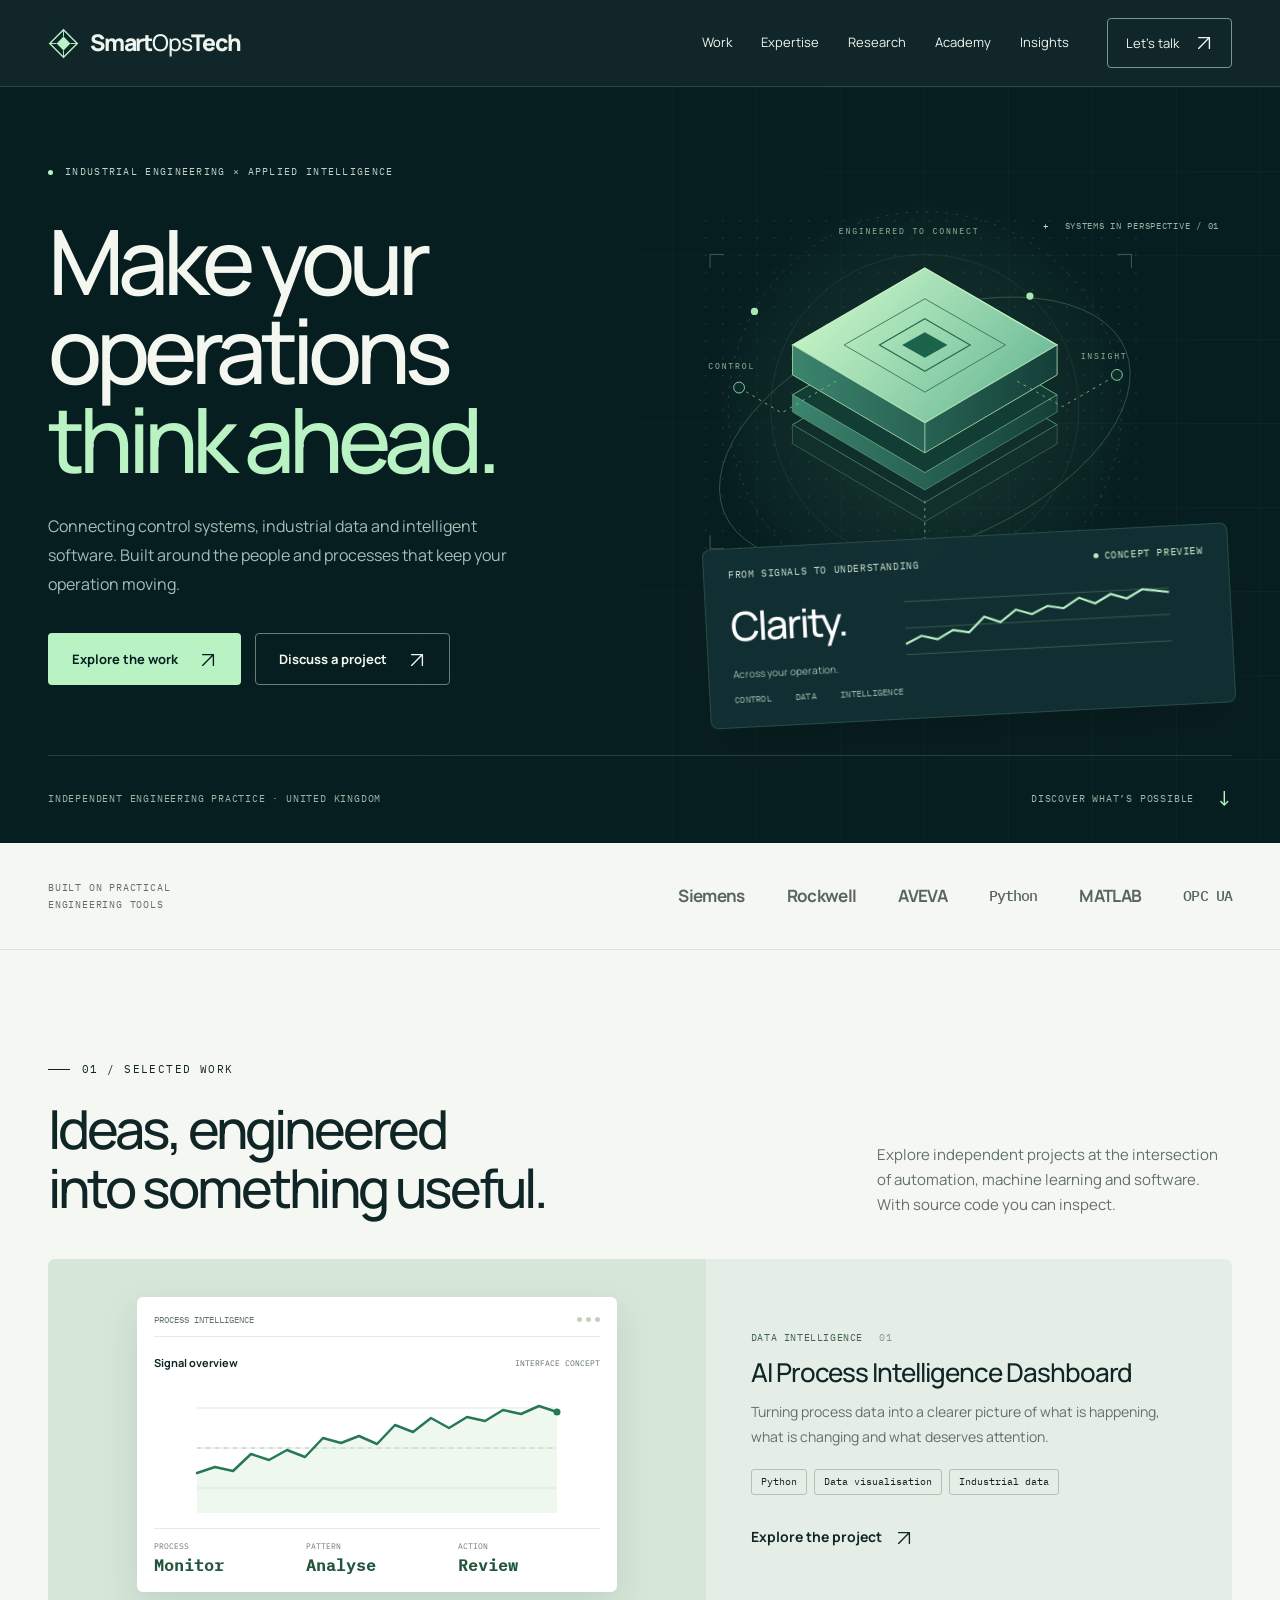
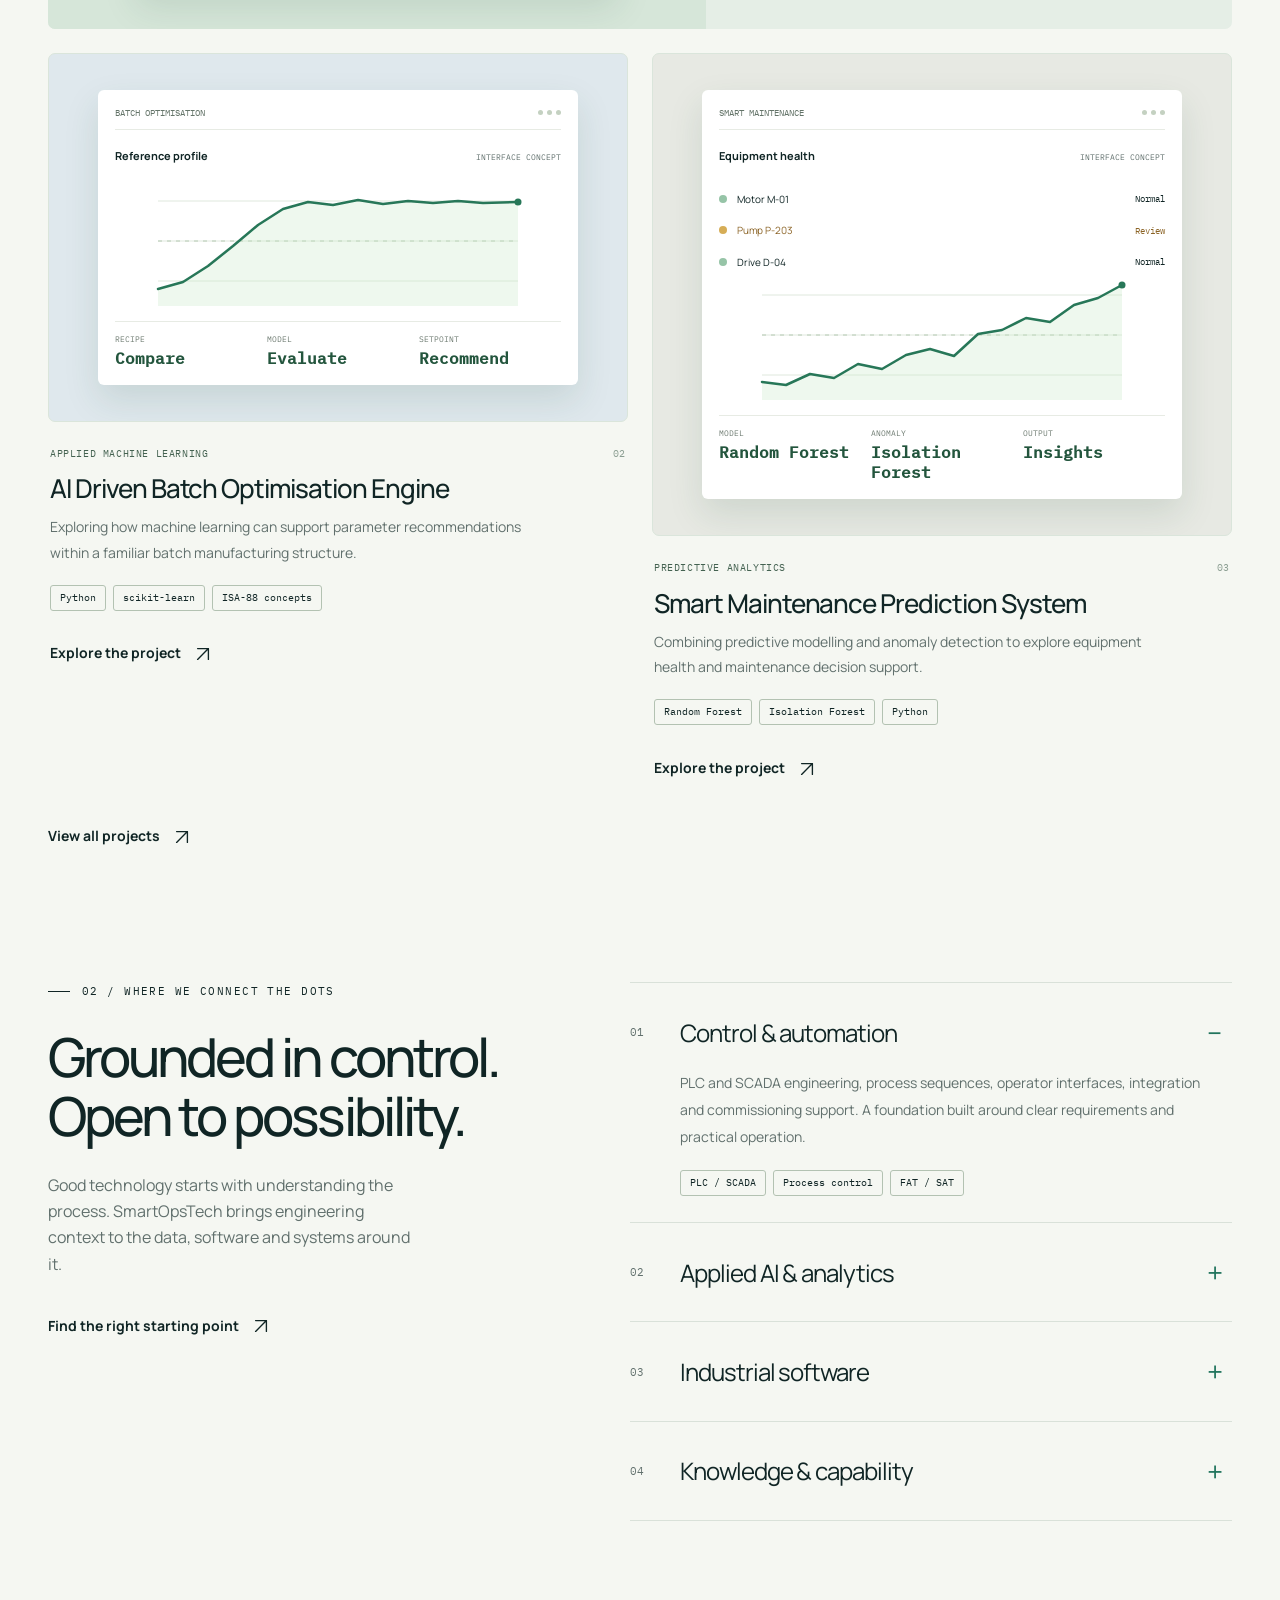
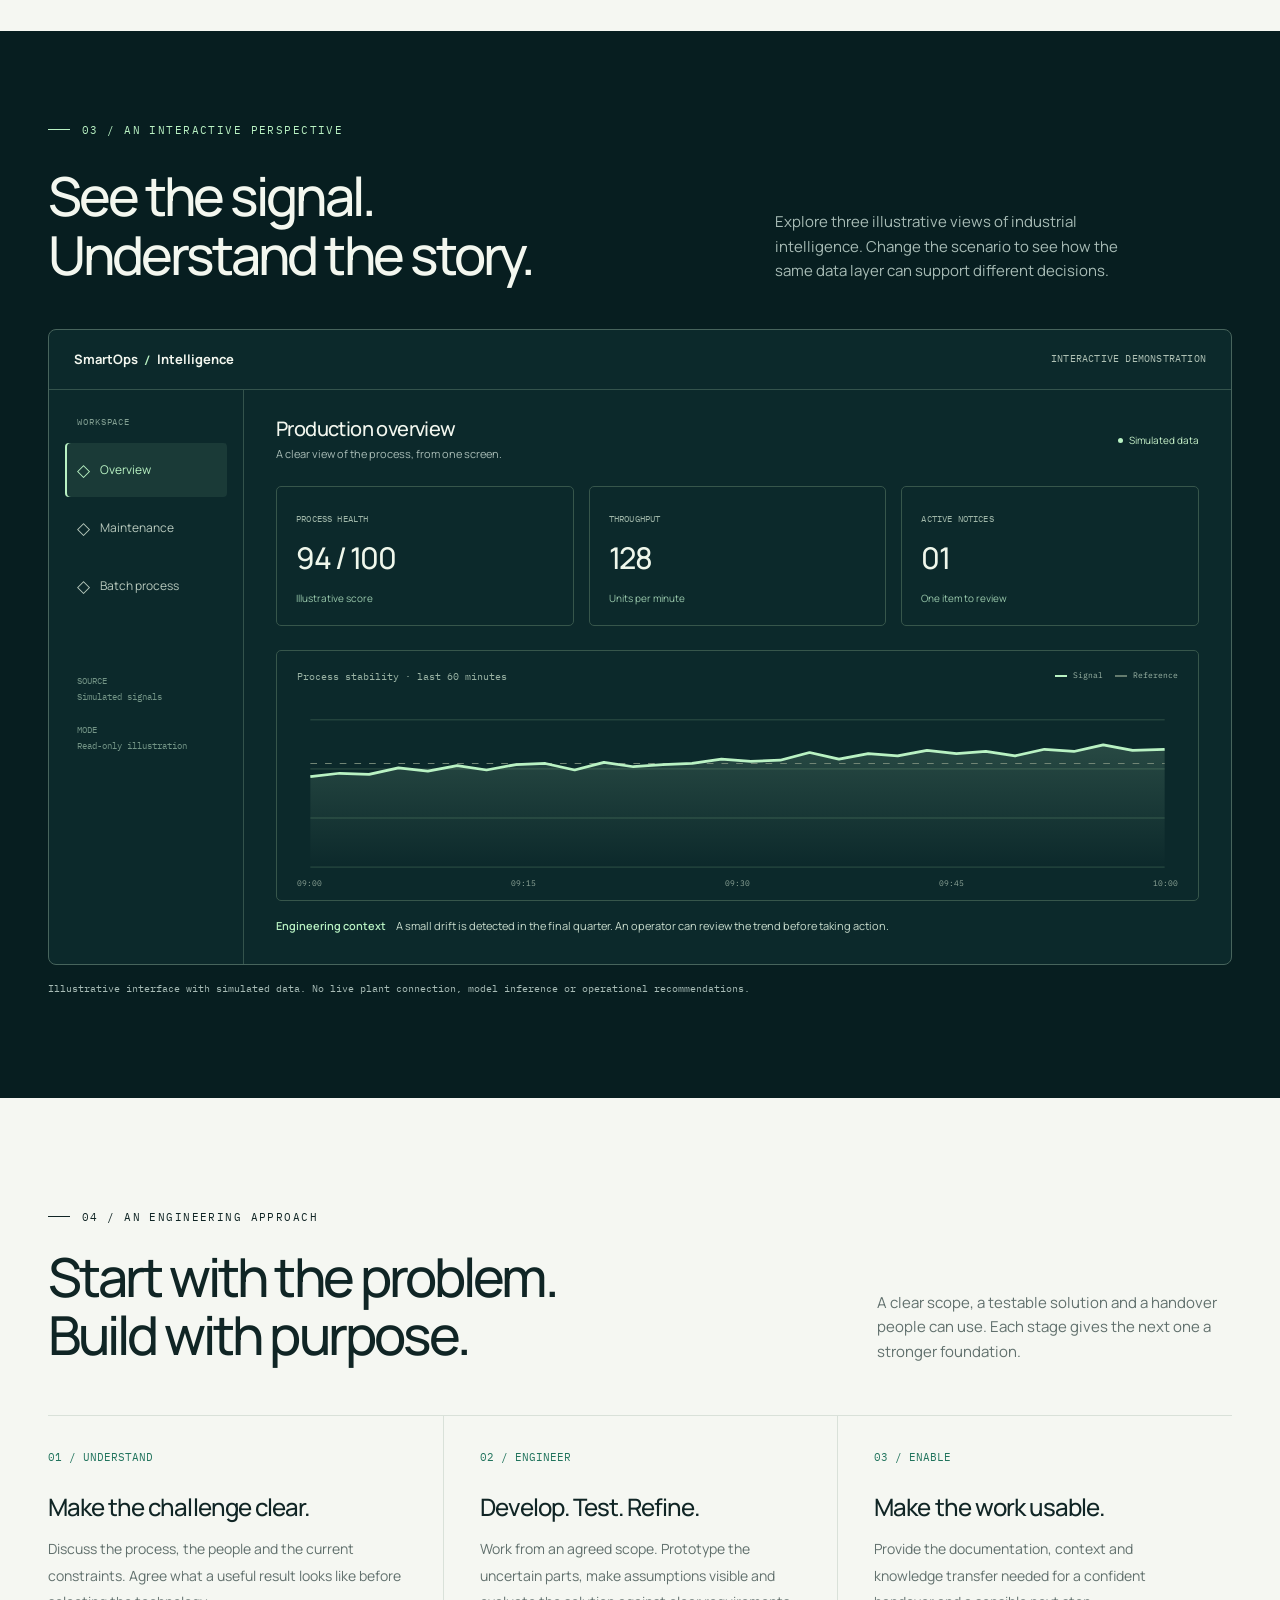
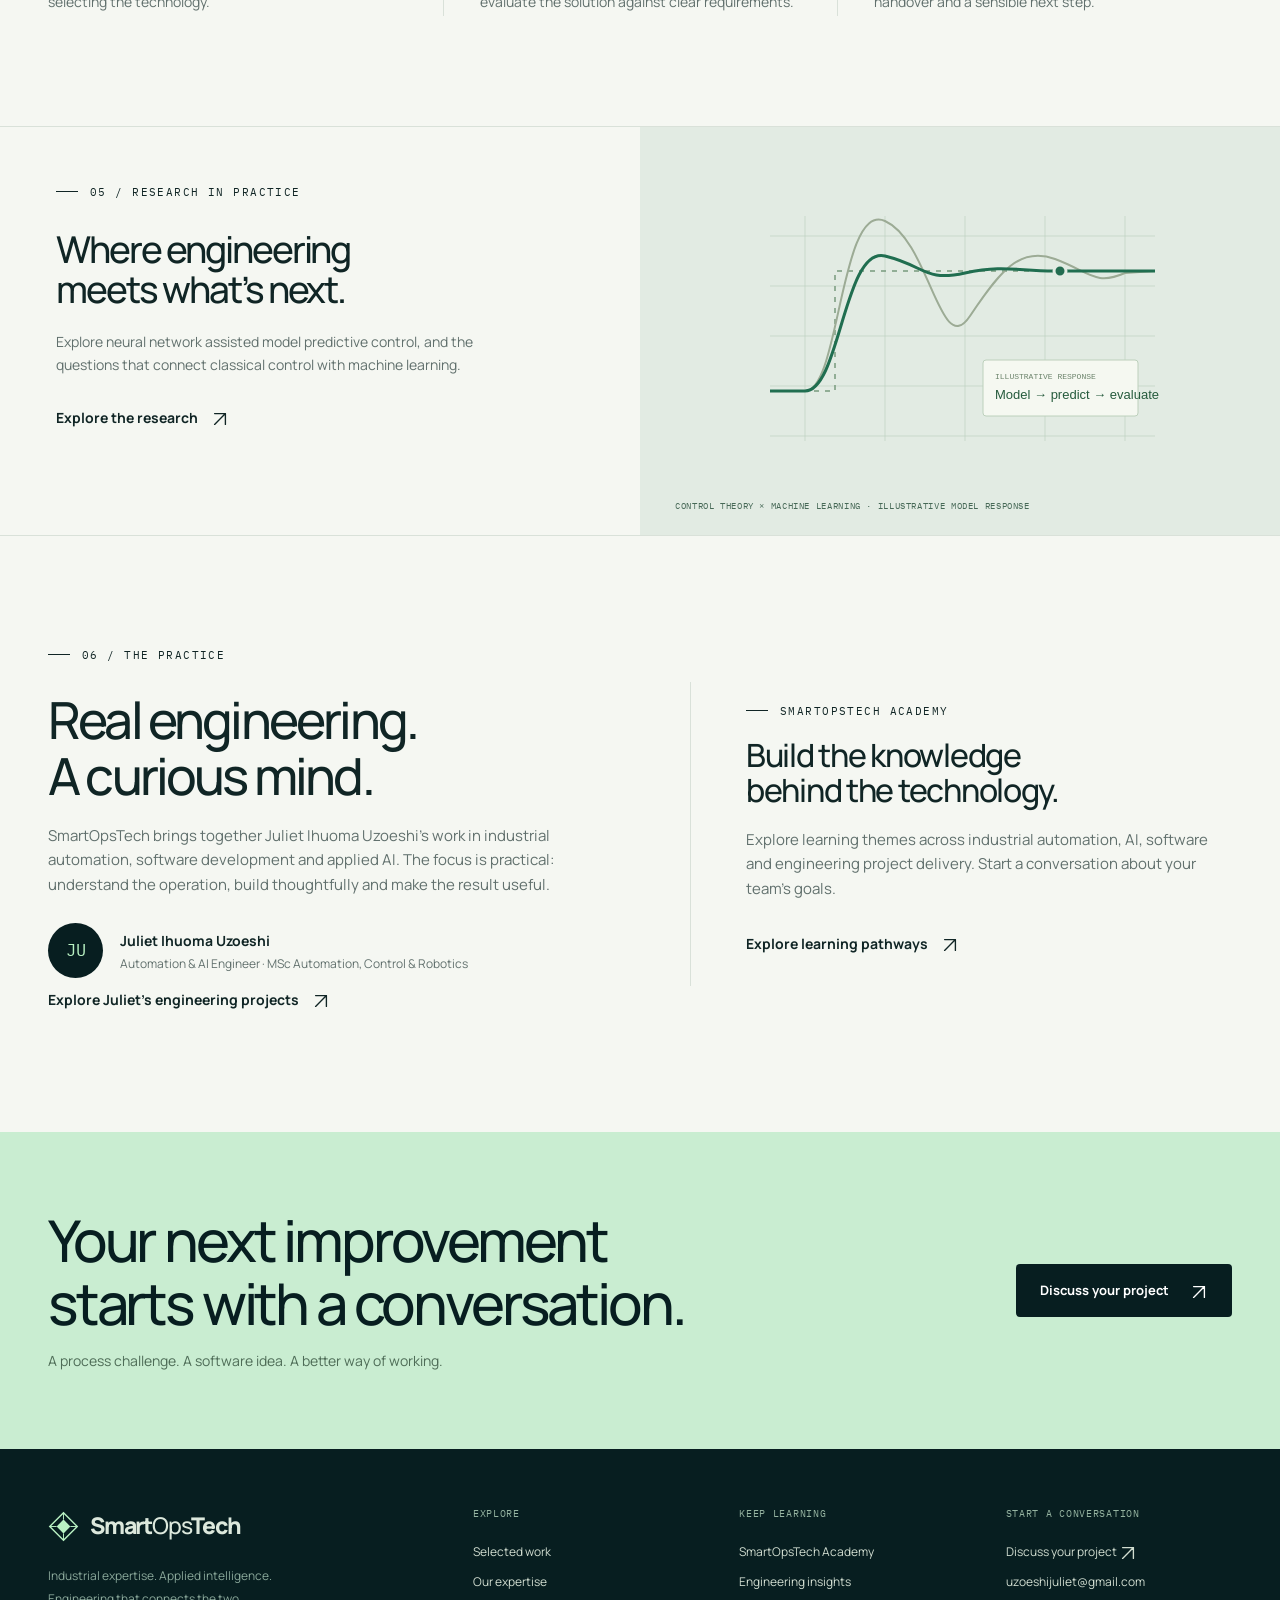
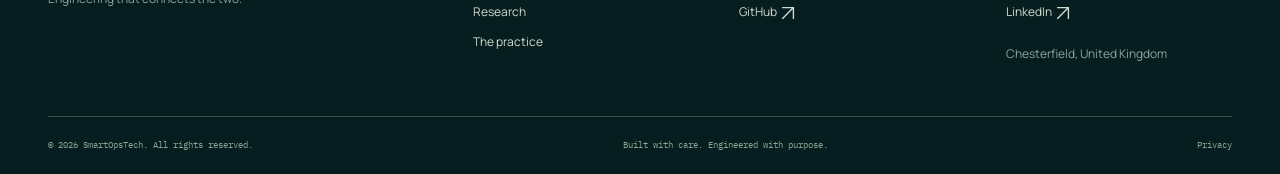
<file: index.html>
<!doctype html>
<html lang="en-GB"><head><meta charset="utf-8"><meta name="viewport" content="width=device-width,initial-scale=1"><title>Industrial automation, applied AI &amp; intelligent software | SmartOpsTech</title><meta name="description" content="SmartOpsTech connects industrial automation, applied AI and software. Explore engineering projects, research and learning with Juliet Ihuoma Uzoeshi."><meta name="theme-color" content="#071e20"><link rel="canonical" href="https://smartopstech.com/"><link rel="icon" href="assets/favicon.svg" type="image/svg+xml"><link rel="apple-touch-icon" href="assets/apple-touch-icon.png"><meta property="og:type" content="website"><meta property="og:site_name" content="SmartOpsTech"><meta property="og:title" content="Industrial automation, applied AI &amp; intelligent software"><meta property="og:description" content="SmartOpsTech connects industrial automation, applied AI and software. Explore engineering projects, research and learning with Juliet Ihuoma Uzoeshi."><meta property="og:url" content="https://smartopstech.com/"><meta property="og:image" content="https://smartopstech.com/assets/og-image.png"><meta property="og:image:width" content="1200"><meta property="og:image:height" content="630"><meta name="twitter:card" content="summary_large_image"><link rel="stylesheet" href="assets/fonts.css"><link rel="stylesheet" href="assets/site.css"><script src="assets/site.js" defer></script><script type="application/ld+json">{"@context": "https://schema.org", "@type": "Organization", "name": "SmartOpsTech", "url": "https://smartopstech.com/", "email": "uzoeshijuliet@gmail.com", "sameAs": ["https://github.com/Omabel212", "https://www.linkedin.com/in/juliet-uzoeshi-546a471b1"]}</script><noscript><style>.nav-toggle{display:none}@media(max-width:900px){.header-inner{height:auto;flex-wrap:wrap;padding-top:20px}.nav-links{position:static;display:flex;width:100%;border:0;padding:12px 0;flex-direction:row;flex-wrap:wrap}}</style></noscript></head><body><a class="skip" href="#main">Skip to content</a><header class="site-header"><div class="wrap header-inner"><a class="brand" href="index.html" aria-label="SmartOpsTech home"><svg viewBox="0 0 36 36" fill="none" aria-hidden="true"><path d="M18 2 34 18 18 34 2 18Z" stroke="currentColor" stroke-width="1.6"/><path d="m18 10 8 8-8 8-8-8Z" fill="currentColor"/><path d="M18 2v8M34 18h-8M18 34v-8M2 18h8" stroke="currentColor" stroke-width="1.1"/></svg><span>Smart<em>Ops</em>Tech</span></a><button class="nav-toggle" aria-expanded="false" aria-controls="main-nav">Menu <span aria-hidden="true">＋</span></button><nav class="nav-links" id="main-nav" aria-label="Main navigation"><a href="work.html">Work</a><a href="index.html#expertise">Expertise</a><a href="research.html">Research</a><a href="training.html">Academy</a><a href="blog.html">Insights</a><a class="nav-cta" href="contact.html">Let’s talk <span class="arrow" aria-hidden="true"><svg class="arrow-icon" viewBox="0 0 20 20" width="18" height="18" fill="none" aria-hidden="true"><path d="M4 16 16 4M4 4h12v12" stroke="currentColor" stroke-width="1.5" stroke-linecap="round" stroke-linejoin="round"/></svg></span></a></nav></div></header><main id="main"><section class="hero dark" id="home"><div class="hero-grid"></div><div class="wrap"><div class="hero-inner"><div class="hero-copy"><div class="eyebrow"><i class="status-dot motion-dot"></i> INDUSTRIAL ENGINEERING × APPLIED INTELLIGENCE</div><h1>Make your<br>operations<br><span>think ahead.</span></h1><p>Connecting control systems, industrial data and intelligent software. Built around the people and processes that keep your operation moving.</p><div class="actions"><a class="btn btn-primary" href="work.html">Explore the work <span class="arrow" aria-hidden="true"><svg class="arrow-icon" viewBox="0 0 20 20" width="18" height="18" fill="none" aria-hidden="true"><path d="M4 16 16 4M4 4h12v12" stroke="currentColor" stroke-width="1.5" stroke-linecap="round" stroke-linejoin="round"/></svg></span></a><a class="btn btn-outline" href="contact.html">Discuss a project <span class="arrow" aria-hidden="true"><svg class="arrow-icon" viewBox="0 0 20 20" width="18" height="18" fill="none" aria-hidden="true"><path d="M4 16 16 4M4 4h12v12" stroke="currentColor" stroke-width="1.5" stroke-linecap="round" stroke-linejoin="round"/></svg></span></a></div></div><div class="hero-visual"><svg class="orbit-art" viewBox="0 0 600 560" fill="none" aria-hidden="true"><defs><linearGradient id="face" x1="160" y1="100" x2="430" y2="350" gradientUnits="userSpaceOnUse"><stop stop-color="#d7ffcf"/><stop offset="1" stop-color="#4fa889"/></linearGradient><linearGradient id="side" x1="150" y1="260" x2="450" y2="260" gradientUnits="userSpaceOnUse"><stop stop-color="#3c866e"/><stop offset="1" stop-color="#133e38"/></linearGradient><radialGradient id="glow"><stop stop-color="#8ae5ae" stop-opacity=".16"/><stop offset="1" stop-color="#72db9d" stop-opacity="0"/></radialGradient><pattern id="dotgrid" width="19" height="19" patternUnits="userSpaceOnUse"><circle cx="1" cy="1" r=".65" fill="#8eb39a" opacity=".35"/></pattern></defs><circle cx="300" cy="265" r="235" fill="url(#glow)"/><rect x="55" y="55" width="490" height="420" fill="url(#dotgrid)"/><ellipse cx="300" cy="290" rx="239" ry="127" stroke="#456852" stroke-width=".7" transform="rotate(-22 300 290)"/><g class="ring"><circle cx="300" cy="265" r="217" stroke="#4b725c" stroke-opacity=".45" stroke-dasharray="3 8"/><circle cx="112" cy="158" r="4" fill="#a5e8b2"/><circle cx="460" cy="412" r="3" fill="#a5e8b2"/></g><g class="ring ring-reverse"><circle cx="300" cy="265" r="170" stroke="#4b725c" stroke-opacity=".25"/><circle cx="416" cy="141" r="4" fill="#a5e8b2"/></g><path d="m300 198 146 85-146 86-146-86Z" fill="#102e2c" stroke="#5a9b78" stroke-width="1"/><path d="m154 283 146 86 146-86v21l-146 86-146-86Z" fill="#112f2b" stroke="#426e55" stroke-width=".8"/><path d="m300 165 146 85-146 86-146-86Z" fill="#123d34" stroke="#7fba93" stroke-width="1"/><path d="m154 250 146 86 146-86v19l-146 86-146-86Z" fill="url(#side)" stroke="#659d79" stroke-width=".7"/><path d="m300 110 146 85-146 86-146-86Z" fill="url(#face)" stroke="#c7f4c5" stroke-width="1.4"/><path d="m154 195 146 86 146-86v33l-146 86-146-86Z" fill="url(#side)" stroke="#a0d5a5" stroke-width="1"/><path d="M300 281v33" stroke="#a0d5a5"/><path d="m300 144 89 51-89 52-89-52Z" stroke="#307859" stroke-width="1"/><path d="m300 166 50 29-50 29-50-29Z" stroke="#266d52" stroke-width="1.4"/><path d="m300 181 25 14-25 14-25-14Z" fill="#1b634b"/><path d="m202 235-60 35-47-28M402 235l50 28 60-35M300 367v52" stroke="#84b792" stroke-dasharray="3 5"/><circle cx="95" cy="242" r="6" fill="#0a2d2a" stroke="#9ad5a6"/><circle cx="512" cy="228" r="6" fill="#0a2d2a" stroke="#9ad5a6"/><circle cx="300" cy="419" r="6" fill="#a3dcb0"/><g font-family="monospace" font-size="9" letter-spacing="2" fill="#8ab39a"><text x="61" y="221">CONTROL</text><text x="472" y="210">INSIGHT</text><text x="278" y="447">DATA</text><text x="205" y="73">ENGINEERED TO CONNECT</text></g><path d="M63 110v-15h15M528 110v-15h-15M63 405v15h15M528 405v15h-15" stroke="#85aa8d" opacity=".5"/></svg><div class="art-label">SYSTEMS IN PERSPECTIVE / 01</div><div class="signal-card" aria-label="Illustrative signal preview"><div class="signal-top"><span>From signals to understanding</span><span class="status">Concept preview</span></div><div class="signal-main"><div><strong>Clarity.</strong><br><small>Across your operation.</small></div><svg viewBox="0 0 250 65" fill="none" aria-hidden="true"><path d="M0 55H250M0 30H250M0 5H250" stroke="#49745d" stroke-width=".6"/><path d="M0 45 15 38 30 42 45 34 60 37 75 23 90 29 105 18 120 23 135 16 150 19 165 10 180 16 195 8 210 13 225 5 250 9" stroke="#b9f2c3" stroke-width="2"/></svg></div><div class="signal-foot"><span>CONTROL</span><span>DATA</span><span>INTELLIGENCE</span></div></div></div></div><div class="hero-bottom"><span>Independent engineering practice · United Kingdom</span><a href="#projects" class="scroll-link">Discover what’s possible <span aria-hidden="true">↓</span></a></div></div></section>
<div class="intro-line" id="technologies"><div class="wrap intro-content"><span>Built on practical<br>engineering tools</span><div class="stack-logos"><span>Siemens</span><span>Rockwell</span><span>AVEVA</span><small>Python</small><span>MATLAB</span><small>OPC UA</small></div></div></div>
<section class="section" id="projects"><span id="results"></span><div class="wrap"><div class="section-head"><div><div class="eyebrow">01 / Selected work</div><h2>Ideas, engineered<br>into something useful.</h2></div><p>Explore independent projects at the intersection of automation, machine learning and software. With source code you can inspect.</p></div><div class="work-grid"><a class="work-card featured" data-category="software ai" href="work-process-intelligence.html"><div class="work-art" data-art="process" aria-label="Illustrative Process intelligence interface"><div class="mini-window"><div class="window-bar"><span>PROCESS INTELLIGENCE</span><span class="window-dots"><i></i><i></i><i></i></span></div><div class="mini-top"><span>Signal overview</span><small>INTERFACE CONCEPT</small></div><svg class="mini-chart" viewBox="0 0 360 135" fill="none" aria-hidden="true"><path d="M0 25H360M0 65H360M0 105H360" stroke="#dfe8dd"/><path d="M0 65H360" stroke="#b6c9b4" stroke-dasharray="4 5"/><polyline points="0,90 18,84 36,88 54,71 72,77 90,67 108,74 126,55 144,60 162,53 180,61 198,42 216,49 234,35 252,45 270,34 288,38 306,27 324,31 342,23 360,29 360,130 0,130" fill="#c6e7c64d"/><polyline points="0,90 18,84 36,88 54,71 72,77 90,67 108,74 126,55 144,60 162,53 180,61 198,42 216,49 234,35 252,45 270,34 288,38 306,27 324,31 342,23 360,29" stroke="#277758" stroke-width="2.5" stroke-linecap="round" stroke-linejoin="round"/><circle cx="360" cy="29" r="3.5" fill="#277758"/></svg><div class="mini-bottom"><span>PROCESS<b>Monitor</b></span><span>PATTERN<b>Analyse</b></span><span>ACTION<b>Review</b></span></div></div></div><div class="work-body"><div class="work-meta"><span>Data intelligence</span><span class="index">01</span></div><h3>AI Process Intelligence Dashboard</h3><p>Turning process data into a clearer picture of what is happening, what is changing and what deserves attention.</p><div class="tags"><span class="tag">Python</span><span class="tag">Data visualisation</span><span class="tag">Industrial data</span></div><span class="text-link">Explore the project <span class="arrow" aria-hidden="true"><svg class="arrow-icon" viewBox="0 0 20 20" width="18" height="18" fill="none" aria-hidden="true"><path d="M4 16 16 4M4 4h12v12" stroke="currentColor" stroke-width="1.5" stroke-linecap="round" stroke-linejoin="round"/></svg></span></span></div></a><a class="work-card" data-category="ai automation" href="work-batch-optimisation.html"><div class="work-art" data-art="batch" aria-label="Illustrative Batch optimisation interface"><div class="mini-window"><div class="window-bar"><span>BATCH OPTIMISATION</span><span class="window-dots"><i></i><i></i><i></i></span></div><div class="mini-top"><span>Reference profile</span><small>INTERFACE CONCEPT</small></div><svg class="mini-chart" viewBox="0 0 360 135" fill="none" aria-hidden="true"><path d="M0 25H360M0 65H360M0 105H360" stroke="#dfe8dd"/><path d="M0 65H360" stroke="#b6c9b4" stroke-dasharray="4 5"/><polyline points="0,113 25,106 50,90 75,70 100,49 125,33 150,26 175,29 200,24 225,28 250,25 275,27 300,25 325,27 360,26 360,130 0,130" fill="#c6e7c64d"/><polyline points="0,113 25,106 50,90 75,70 100,49 125,33 150,26 175,29 200,24 225,28 250,25 275,27 300,25 325,27 360,26" stroke="#277758" stroke-width="2.5" stroke-linecap="round" stroke-linejoin="round"/><circle cx="360" cy="26" r="3.5" fill="#277758"/></svg><div class="mini-bottom"><span>RECIPE<b>Compare</b></span><span>MODEL<b>Evaluate</b></span><span>SETPOINT<b>Recommend</b></span></div></div></div><div class="work-body"><div class="work-meta"><span>Applied machine learning</span><span class="index">02</span></div><h3>AI Driven Batch Optimisation Engine</h3><p>Exploring how machine learning can support parameter recommendations within a familiar batch manufacturing structure.</p><div class="tags"><span class="tag">Python</span><span class="tag">scikit-learn</span><span class="tag">ISA-88 concepts</span></div><span class="text-link">Explore the project <span class="arrow" aria-hidden="true"><svg class="arrow-icon" viewBox="0 0 20 20" width="18" height="18" fill="none" aria-hidden="true"><path d="M4 16 16 4M4 4h12v12" stroke="currentColor" stroke-width="1.5" stroke-linecap="round" stroke-linejoin="round"/></svg></span></span></div></a><a class="work-card" data-category="ai" href="work-smart-maintenance.html"><div class="work-art" data-art="maintenance" aria-label="Illustrative Smart maintenance interface"><div class="mini-window"><div class="window-bar"><span>SMART MAINTENANCE</span><span class="window-dots"><i></i><i></i><i></i></span></div><div class="mini-top"><span>Equipment health</span><small>INTERFACE CONCEPT</small></div><div class="mini-machine"><i></i><span>Motor M-01</span><b>Normal</b></div><div class="mini-machine warning"><i></i><span>Pump P-203</span><b>Review</b></div><div class="mini-machine"><i></i><span>Drive D-04</span><b>Normal</b></div><svg class="mini-chart" viewBox="0 0 360 135" fill="none" aria-hidden="true"><path d="M0 25H360M0 65H360M0 105H360" stroke="#dfe8dd"/><path d="M0 65H360" stroke="#b6c9b4" stroke-dasharray="4 5"/><polyline points="0,112 24,115 48,104 72,108 96,94 120,99 144,85 168,79 192,86 216,64 240,60 264,48 288,52 312,35 336,28 360,15 360,130 0,130" fill="#c6e7c64d"/><polyline points="0,112 24,115 48,104 72,108 96,94 120,99 144,85 168,79 192,86 216,64 240,60 264,48 288,52 312,35 336,28 360,15" stroke="#277758" stroke-width="2.5" stroke-linecap="round" stroke-linejoin="round"/><circle cx="360" cy="15" r="3.5" fill="#277758"/></svg><div class="mini-bottom"><span>MODEL<b>Random Forest</b></span><span>ANOMALY<b>Isolation Forest</b></span><span>OUTPUT<b>Insights</b></span></div></div></div><div class="work-body"><div class="work-meta"><span>Predictive analytics</span><span class="index">03</span></div><h3>Smart Maintenance Prediction System</h3><p>Combining predictive modelling and anomaly detection to explore equipment health and maintenance decision support.</p><div class="tags"><span class="tag">Random Forest</span><span class="tag">Isolation Forest</span><span class="tag">Python</span></div><span class="text-link">Explore the project <span class="arrow" aria-hidden="true"><svg class="arrow-icon" viewBox="0 0 20 20" width="18" height="18" fill="none" aria-hidden="true"><path d="M4 16 16 4M4 4h12v12" stroke="currentColor" stroke-width="1.5" stroke-linecap="round" stroke-linejoin="round"/></svg></span></span></div></a></div><a class="text-link" href="work.html">View all projects <span class="arrow" aria-hidden="true"><svg class="arrow-icon" viewBox="0 0 20 20" width="18" height="18" fill="none" aria-hidden="true"><path d="M4 16 16 4M4 4h12v12" stroke="currentColor" stroke-width="1.5" stroke-linecap="round" stroke-linejoin="round"/></svg></span></a></div></section>
<section class="section" id="expertise" style="padding-top:15px"><span id="services"></span><div class="wrap pillars"><div class="pillars-intro"><div class="eyebrow">02 / Where we connect the dots</div><h2>Grounded in control.<br>Open to possibility.</h2><p>Good technology starts with understanding the process. SmartOpsTech brings engineering context to the data, software and systems around it.</p><a class="text-link" href="contact.html">Find the right starting point <span class="arrow" aria-hidden="true"><svg class="arrow-icon" viewBox="0 0 20 20" width="18" height="18" fill="none" aria-hidden="true"><path d="M4 16 16 4M4 4h12v12" stroke="currentColor" stroke-width="1.5" stroke-linecap="round" stroke-linejoin="round"/></svg></span></a></div><div><details class="expertise-row" open><summary><small>01</small>Control & automation</summary><p>PLC and SCADA engineering, process sequences, operator interfaces, integration and commissioning support. A foundation built around clear requirements and practical operation.</p><div class="tags"><span class="tag">PLC / SCADA</span><span class="tag">Process control</span><span class="tag">FAT / SAT</span></div></details><details class="expertise-row"><summary><small>02</small>Applied AI & analytics</summary><p>Predictive modelling, anomaly detection and process optimisation studies. Define the problem, examine the data and validate the model before considering an operational role.</p><div class="tags"><span class="tag">Machine learning</span><span class="tag">Model evaluation</span></div></details><details class="expertise-row"><summary><small>03</small>Industrial software</summary><p>Dashboards, data workflows and applications that give engineers and operators a clearer view of their work. Connecting engineering knowledge with purposeful software design.</p><div class="tags"><span class="tag">Python</span><span class="tag">Data visualisation</span><span class="tag">Integration</span></div></details><details class="expertise-row"><summary><small>04</small>Knowledge & capability</summary><p>Technical documentation, project support and tailored learning discussions across automation, software, AI and engineering delivery.</p><div class="tags"><span class="tag">Documentation</span><span class="tag">Knowledge transfer</span></div></details></div></div></section>
<section class="platform dark" id="experience"><div class="wrap"><div class="platform-head"><div><div class="eyebrow light">03 / An interactive perspective</div><h2>See the signal.<br>Understand the story.</h2></div><p>Explore three illustrative views of industrial intelligence. Change the scenario to see how the same data layer can support different decisions.</p></div><div class="demo-shell"><div class="demo-topbar"><strong>SmartOps<span style="color:var(--mint)"> / </span>Intelligence</strong><span>INTERACTIVE DEMONSTRATION</span></div><div class="demo-layout"><div class="demo-side" aria-label="Demo scenario"><span>Workspace</span><button class="demo-tab" data-scenario="overview" aria-pressed="true">Overview</button><button class="demo-tab" data-scenario="maintenance" aria-pressed="false">Maintenance</button><button class="demo-tab" data-scenario="batch" aria-pressed="false">Batch process</button><div class="demo-bottom">SOURCE<br>Simulated signals<br><br>MODE<br>Read-only illustration</div></div><div class="demo-main" id="demo-panel" aria-live="polite" aria-atomic="false"><div class="demo-heading"><div><h3 data-demo-title>Production overview</h3><p data-demo-sub>A clear view of the process, from one screen.</p></div><span class="status">Simulated data</span></div><div class="demo-kpis"><div class="demo-kpi"><small>PROCESS HEALTH</small><strong>94 / 100</strong><em>Illustrative score</em></div><div class="demo-kpi"><small>THROUGHPUT</small><strong>128</strong><em>Units per minute</em></div><div class="demo-kpi"><small>ACTIVE NOTICES</small><strong>01</strong><em>One item to review</em></div></div><div class="demo-chart-wrap"><div class="chart-heading"><span data-chart-title>Process stability · last 60 minutes</span><span class="legend"><span>Signal</span><span>Reference</span></span></div><svg class="demo-chart" viewBox="0 0 660 165" role="img" aria-labelledby="chart-description" preserveAspectRatio="none"><title id="chart-description" data-chart-description>Illustrative process signal showing a small drift in the final quarter.</title><defs><linearGradient id="chartFade" x1="0" y1="0" x2="0" y2="1"><stop stop-color="#b9f2c3" stop-opacity=".16"/><stop offset="1" stop-color="#b9f2c3" stop-opacity="0"/></linearGradient></defs><path d="M10 20H650M10 65H650M10 110H650M10 155H650" stroke="#34584b" stroke-width=".7"/><path d="M10,72 L32,69 L54,70 L76,64 L98,67 L120,62 L142,66 L164,61 L186,60 L208,66 L230,59 L252,63 L274,61 L296,60 L318,56 L340,58 L362,57 L384,50 L406,56 L428,51 L450,53 L472,48 L494,51 L516,49 L538,53 L560,47 L582,49 L604,43 L626,48 L650,47 L650,155 L10,155 Z" data-chart-fill fill="url(#chartFade)"/><path d="M10 60H650" data-chart-reference stroke="#718575" stroke-dasharray="5 6"/><path d="M10,72 L32,69 L54,70 L76,64 L98,67 L120,62 L142,66 L164,61 L186,60 L208,66 L230,59 L252,63 L274,61 L296,60 L318,56 L340,58 L362,57 L384,50 L406,56 L428,51 L450,53 L472,48 L494,51 L516,49 L538,53 L560,47 L582,49 L604,43 L626,48 L650,47" data-chart-line fill="none" stroke="#b9f2c3" stroke-width="2.5" stroke-linejoin="round"/></svg><div class="chart-times"><span>09:00</span><span>09:15</span><span>09:30</span><span>09:45</span><span>10:00</span></div></div><div class="demo-note"><b>Engineering context</b><span data-demo-note>A small drift is detected in the final quarter. An operator can review the trend before taking action.</span></div></div></div></div><p class="demo-caption">Illustrative interface with simulated data. No live plant connection, model inference or operational recommendations.</p></div></section>
<section class="section" id="approach"><div class="wrap"><div class="section-head"><div><div class="eyebrow">04 / An engineering approach</div><h2>Start with the problem.<br>Build with purpose.</h2></div><p>A clear scope, a testable solution and a handover people can use. Each stage gives the next one a stronger foundation.</p></div><div class="approach-grid"><div class="step"><span>01 / UNDERSTAND</span><h3>Make the challenge clear.</h3><p>Discuss the process, the people and the current constraints. Agree what a useful result looks like before selecting the technology.</p></div><div class="step"><span>02 / ENGINEER</span><h3>Develop. Test. Refine.</h3><p>Work from an agreed scope. Prototype the uncertain parts, make assumptions visible and evaluate the solution against clear requirements.</p></div><div class="step"><span>03 / ENABLE</span><h3>Make the work usable.</h3><p>Provide the documentation, context and knowledge transfer needed for a confident handover and a sensible next step.</p></div></div></div></section>
<section class="research-band" id="research"><div class="research-copy"><div class="eyebrow">05 / Research in practice</div><h2>Where engineering<br>meets what’s next.</h2><p>Explore neural network assisted model predictive control, and the questions that connect classical control with machine learning.</p><a class="text-link" href="research.html">Explore the research <span class="arrow" aria-hidden="true"><svg class="arrow-icon" viewBox="0 0 20 20" width="18" height="18" fill="none" aria-hidden="true"><path d="M4 16 16 4M4 4h12v12" stroke="currentColor" stroke-width="1.5" stroke-linecap="round" stroke-linejoin="round"/></svg></span></a></div><div class="research-art"><svg viewBox="0 0 440 280" fill="none" aria-hidden="true"><path d="M30 45H415M30 95H415M30 145H415M30 195H415M30 245H415M65 25V250M145 25V250M225 25V250M305 25V250M385 25V250" stroke="#bfd2c0" stroke-width=".7"/><path d="M30 200H95V80H415" stroke="#789b7e" stroke-dasharray="5 6" stroke-width="1.5"/><path d="M30 200H65C100 200 100 10 145 30S200 170 230 125 280 55 315 68 355 95 385 82L415 80" stroke="#9cab95" stroke-width="2"/><path d="M30 200H65C100 200 104 55 145 65S184 91 225 82 280 81 320 80H415" stroke="#206e50" stroke-width="3"/><circle cx="320" cy="80" r="6" fill="#236c50" stroke="#e2ebe3" stroke-width="3"/><rect x="243" y="169" width="155" height="56" rx="3" fill="#f5f8f1" stroke="#bdd0bc"/><text x="255" y="188" font-family="monospace" font-size="8" fill="#6c846c">ILLUSTRATIVE RESPONSE</text><text x="255" y="208" font-family="sans-serif" font-size="13" fill="#265b3d">Model → predict → evaluate</text></svg><span class="art-caption">Control theory × machine learning · illustrative model response</span></div></section>
<section class="section" id="about"><div class="wrap founder"><div><div class="eyebrow">06 / The practice</div><h2>Real engineering.<br>A curious mind.</h2><p>SmartOpsTech brings together Juliet Ihuoma Uzoeshi’s work in industrial automation, software development and applied AI. The focus is practical: understand the operation, build thoughtfully and make the result useful.</p><div class="founder-name"><div class="initials" aria-hidden="true">JU</div><div><strong>Juliet Ihuoma Uzoeshi</strong><span>Automation & AI Engineer · MSc Automation, Control & Robotics</span></div></div><a class="text-link" href="https://github.com/Omabel212" target="_blank" rel="noopener noreferrer">Explore Juliet’s engineering projects <span class="arrow" aria-hidden="true"><svg class="arrow-icon" viewBox="0 0 20 20" width="18" height="18" fill="none" aria-hidden="true"><path d="M4 16 16 4M4 4h12v12" stroke="currentColor" stroke-width="1.5" stroke-linecap="round" stroke-linejoin="round"/></svg></span></a></div><div class="academy-callout"><div class="eyebrow">SmartOpsTech Academy</div><h3>Build the knowledge<br>behind the technology.</h3><p>Explore learning themes across industrial automation, AI, software and engineering project delivery. Start a conversation about your team’s goals.</p><a class="text-link" href="training.html">Explore learning pathways <span class="arrow" aria-hidden="true"><svg class="arrow-icon" viewBox="0 0 20 20" width="18" height="18" fill="none" aria-hidden="true"><path d="M4 16 16 4M4 4h12v12" stroke="currentColor" stroke-width="1.5" stroke-linecap="round" stroke-linejoin="round"/></svg></span></a></div></div></section><section class="cta-band" id="contact"><div class="wrap cta-inner"><div><h2>Your next improvement<br>starts with a conversation.</h2><p>A process challenge. A software idea. A better way of working.</p></div><a class="btn btn-dark" href="contact.html">Discuss your project <span class="arrow" aria-hidden="true"><svg class="arrow-icon" viewBox="0 0 20 20" width="18" height="18" fill="none" aria-hidden="true"><path d="M4 16 16 4M4 4h12v12" stroke="currentColor" stroke-width="1.5" stroke-linecap="round" stroke-linejoin="round"/></svg></span></a></div></section></main><footer class="site-footer"><div class="wrap"><div class="footer-top"><div class="footer-brand"><a class="brand" href="index.html" aria-label="SmartOpsTech home"><svg viewBox="0 0 36 36" fill="none" aria-hidden="true"><path d="M18 2 34 18 18 34 2 18Z" stroke="currentColor" stroke-width="1.6"/><path d="m18 10 8 8-8 8-8-8Z" fill="currentColor"/><path d="M18 2v8M34 18h-8M18 34v-8M2 18h8" stroke="currentColor" stroke-width="1.1"/></svg><span>Smart<em>Ops</em>Tech</span></a><p>Industrial expertise. Applied intelligence.<br>Engineering that connects the two.</p></div><div><h4>Explore</h4><a href="work.html">Selected work</a><a href="index.html#expertise">Our expertise</a><a href="research.html">Research</a><a href="index.html#about">The practice</a></div><div><h4>Keep learning</h4><a href="training.html">SmartOpsTech Academy</a><a href="blog.html">Engineering insights</a><a href="https://github.com/Omabel212" target="_blank" rel="noopener noreferrer">GitHub <svg class="arrow-icon" viewBox="0 0 20 20" width="18" height="18" fill="none" aria-hidden="true"><path d="M4 16 16 4M4 4h12v12" stroke="currentColor" stroke-width="1.5" stroke-linecap="round" stroke-linejoin="round"/></svg></a></div><div class="footer-contact"><h4>Start a conversation</h4><a href="contact.html">Discuss your project <svg class="arrow-icon" viewBox="0 0 20 20" width="18" height="18" fill="none" aria-hidden="true"><path d="M4 16 16 4M4 4h12v12" stroke="currentColor" stroke-width="1.5" stroke-linecap="round" stroke-linejoin="round"/></svg></a><a href="mailto:uzoeshijuliet@gmail.com">uzoeshijuliet@gmail.com</a><a href="https://www.linkedin.com/in/juliet-uzoeshi-546a471b1" target="_blank" rel="noopener noreferrer">LinkedIn <svg class="arrow-icon" viewBox="0 0 20 20" width="18" height="18" fill="none" aria-hidden="true"><path d="M4 16 16 4M4 4h12v12" stroke="currentColor" stroke-width="1.5" stroke-linecap="round" stroke-linejoin="round"/></svg></a><p>Chesterfield, United Kingdom</p></div></div><div class="footer-bottom"><span>© 2026 SmartOpsTech. All rights reserved.</span><span>Built with care. Engineered with purpose.</span><a href="privacy.html">Privacy</a></div></div></footer></body></html>
</file>
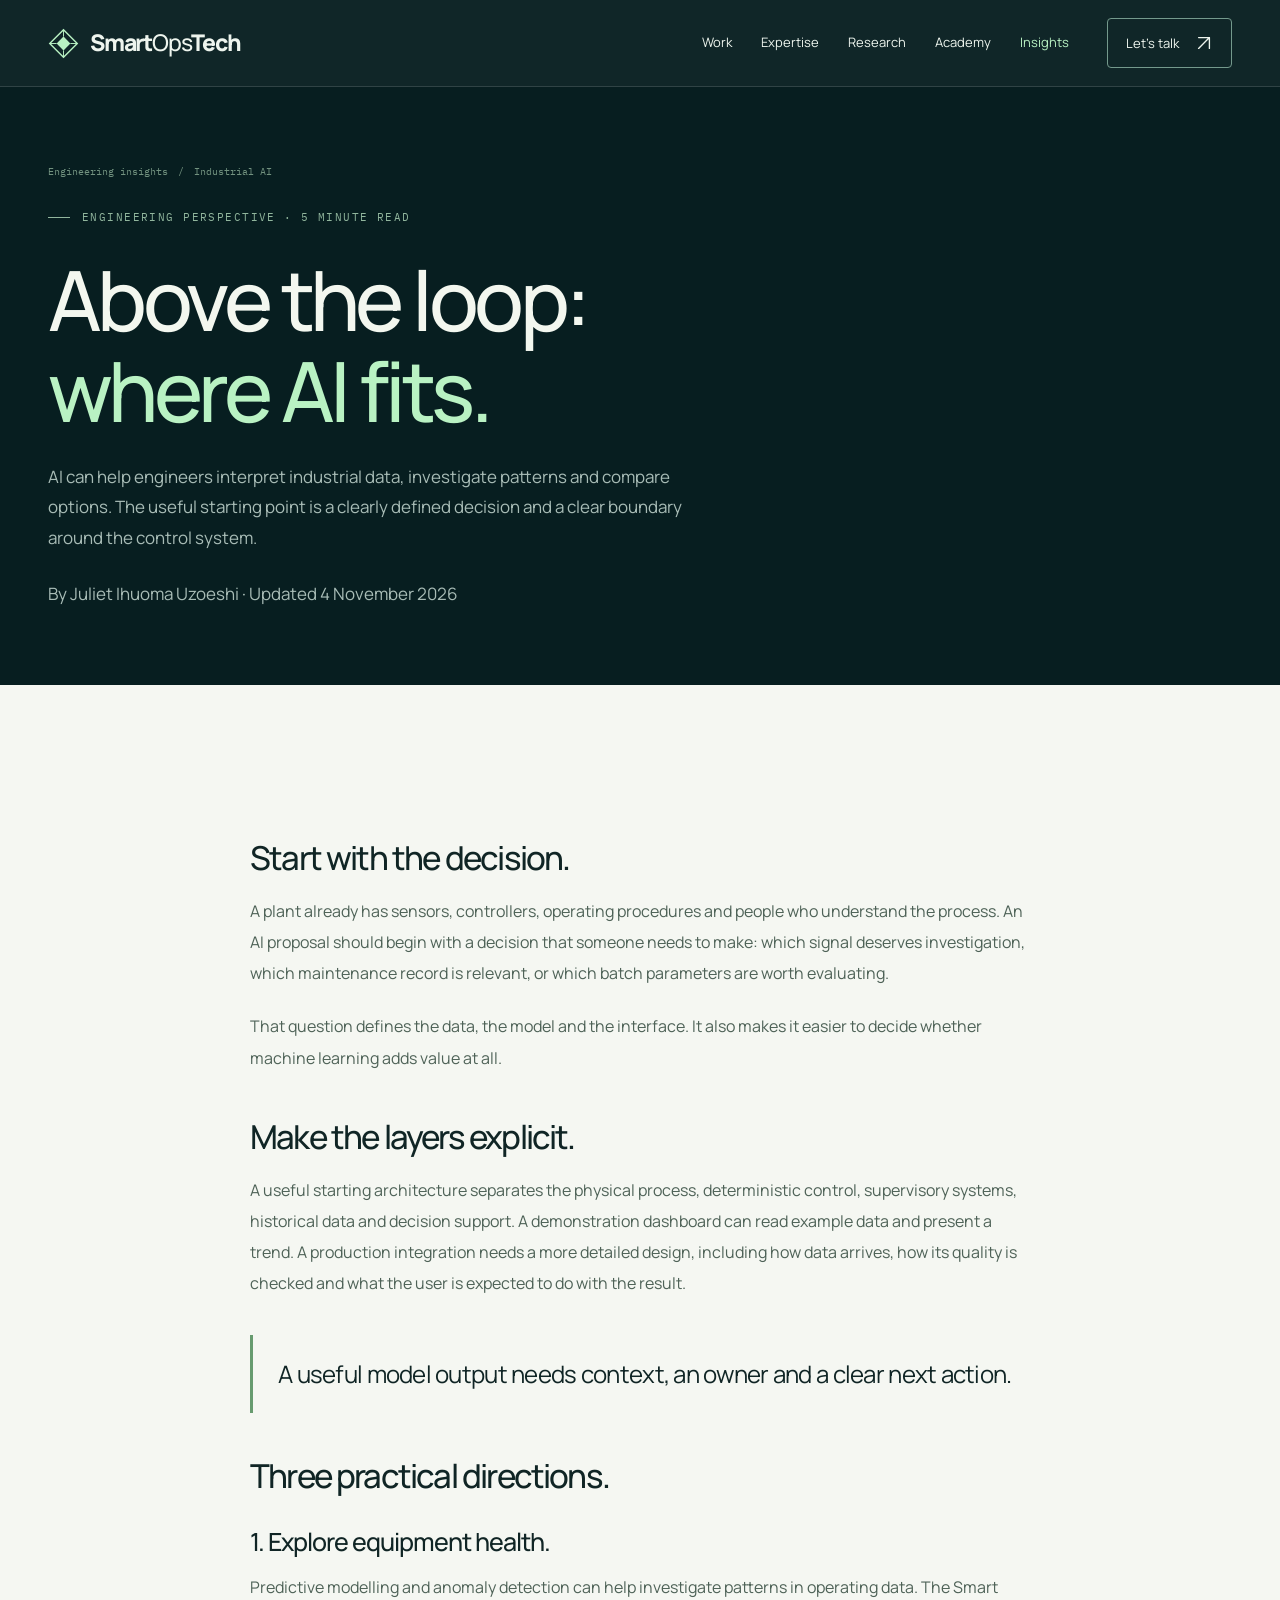
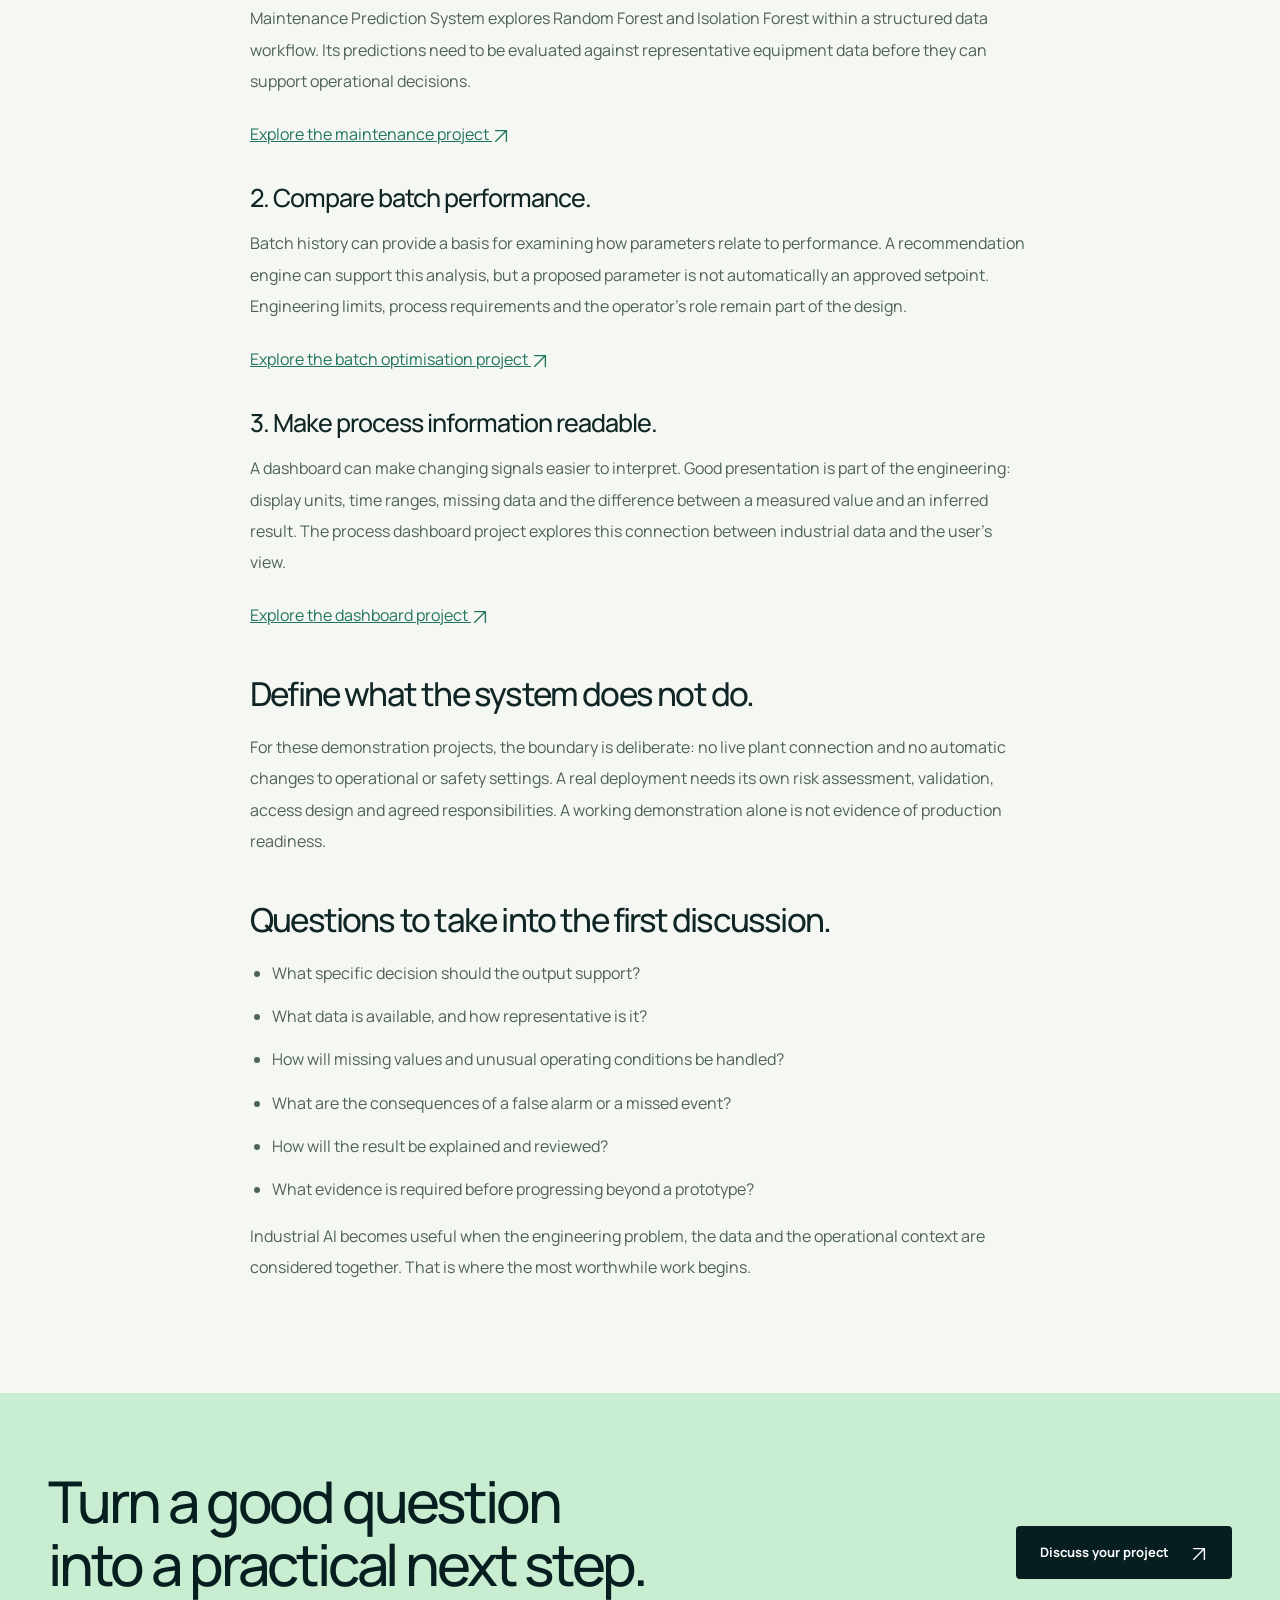
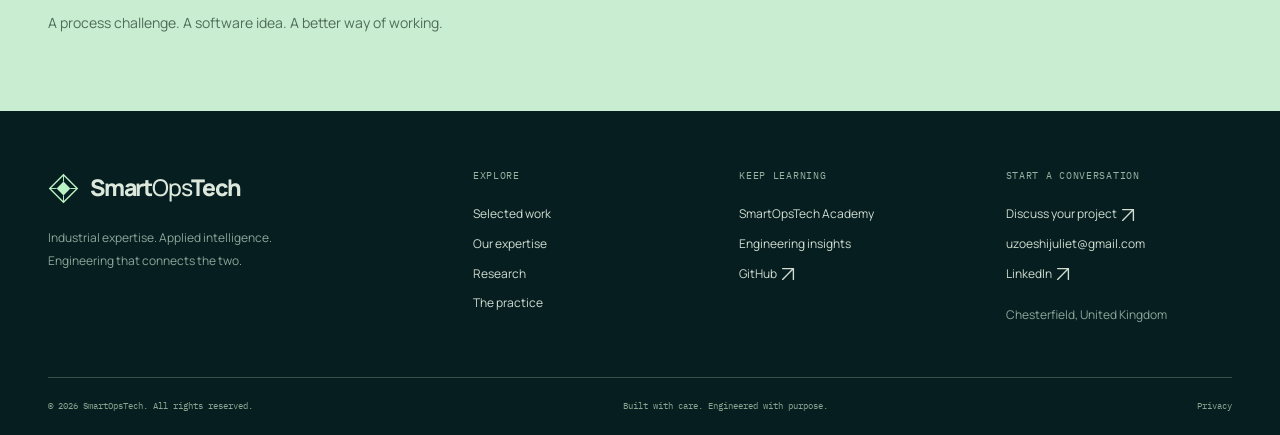
<file: blog-ai-control-systems.html>
<!doctype html>
<html lang="en-GB"><head><meta charset="utf-8"><meta name="viewport" content="width=device-width,initial-scale=1"><title>Above the loop: where AI fits in industrial control | SmartOpsTech</title><meta name="description" content="AI can help engineers interpret industrial data, investigate patterns and compare options. The useful starting point is a clearly defined decision and a clear boundary around the control system."><meta name="theme-color" content="#071e20"><link rel="canonical" href="https://smartopstech.com/blog-ai-control-systems.html"><link rel="icon" href="assets/favicon.svg" type="image/svg+xml"><link rel="apple-touch-icon" href="assets/apple-touch-icon.png"><meta property="og:type" content="website"><meta property="og:site_name" content="SmartOpsTech"><meta property="og:title" content="Above the loop: where AI fits in industrial control"><meta property="og:description" content="AI can help engineers interpret industrial data, investigate patterns and compare options. The useful starting point is a clearly defined decision and a clear boundary around the control system."><meta property="og:url" content="https://smartopstech.com/blog-ai-control-systems.html"><meta property="og:image" content="https://smartopstech.com/assets/og-image.png"><meta property="og:image:width" content="1200"><meta property="og:image:height" content="630"><meta name="twitter:card" content="summary_large_image"><link rel="stylesheet" href="assets/fonts.css"><link rel="stylesheet" href="assets/site.css"><script src="assets/site.js" defer></script><script type="application/ld+json">{"@context": "https://schema.org", "@type": "Organization", "name": "SmartOpsTech", "url": "https://smartopstech.com/", "email": "uzoeshijuliet@gmail.com", "sameAs": ["https://github.com/Omabel212", "https://www.linkedin.com/in/juliet-uzoeshi-546a471b1"]}</script><noscript><style>.nav-toggle{display:none}@media(max-width:900px){.header-inner{height:auto;flex-wrap:wrap;padding-top:20px}.nav-links{position:static;display:flex;width:100%;border:0;padding:12px 0;flex-direction:row;flex-wrap:wrap}}</style></noscript></head><body><a class="skip" href="#main">Skip to content</a><header class="site-header"><div class="wrap header-inner"><a class="brand" href="index.html" aria-label="SmartOpsTech home"><svg viewBox="0 0 36 36" fill="none" aria-hidden="true"><path d="M18 2 34 18 18 34 2 18Z" stroke="currentColor" stroke-width="1.6"/><path d="m18 10 8 8-8 8-8-8Z" fill="currentColor"/><path d="M18 2v8M34 18h-8M18 34v-8M2 18h8" stroke="currentColor" stroke-width="1.1"/></svg><span>Smart<em>Ops</em>Tech</span></a><button class="nav-toggle" aria-expanded="false" aria-controls="main-nav">Menu <span aria-hidden="true">＋</span></button><nav class="nav-links" id="main-nav" aria-label="Main navigation"><a href="work.html">Work</a><a href="index.html#expertise">Expertise</a><a href="research.html">Research</a><a href="training.html">Academy</a><a href="blog.html" aria-current="page">Insights</a><a class="nav-cta" href="contact.html">Let’s talk <span class="arrow" aria-hidden="true"><svg class="arrow-icon" viewBox="0 0 20 20" width="18" height="18" fill="none" aria-hidden="true"><path d="M4 16 16 4M4 4h12v12" stroke="currentColor" stroke-width="1.5" stroke-linecap="round" stroke-linejoin="round"/></svg></span></a></nav></div></header><main id="main"><section class="page-hero dark"><div class="wrap"><div class="breadcrumb"><a href="blog.html">Engineering insights</a><span>/</span><span>Industrial AI</span></div><div class="eyebrow">Engineering perspective · 5 minute read</div><h1>Above the loop:<br><span class="light">where AI fits.</span></h1><p>AI can help engineers interpret industrial data, investigate patterns and compare options. The useful starting point is a clearly defined decision and a clear boundary around the control system.</p><p class="small">By Juliet Ihuoma Uzoeshi · Updated 4 November 2026</p></div></section><section class="section"><article class="wrap reading"><h2>Start with the decision.</h2><p>A plant already has sensors, controllers, operating procedures and people who understand the process. An AI proposal should begin with a decision that someone needs to make: which signal deserves investigation, which maintenance record is relevant, or which batch parameters are worth evaluating.</p><p>That question defines the data, the model and the interface. It also makes it easier to decide whether machine learning adds value at all.</p><h2>Make the layers explicit.</h2><p>A useful starting architecture separates the physical process, deterministic control, supervisory systems, historical data and decision support. A demonstration dashboard can read example data and present a trend. A production integration needs a more detailed design, including how data arrives, how its quality is checked and what the user is expected to do with the result.</p><blockquote>A useful model output needs context, an owner and a clear next action.</blockquote><h2>Three practical directions.</h2><h3>1. Explore equipment health.</h3><p>Predictive modelling and anomaly detection can help investigate patterns in operating data. The Smart Maintenance Prediction System explores Random Forest and Isolation Forest within a structured data workflow. Its predictions need to be evaluated against representative equipment data before they can support operational decisions.</p><p><a href="work-smart-maintenance.html">Explore the maintenance project <svg class="arrow-icon" viewBox="0 0 20 20" width="18" height="18" fill="none" aria-hidden="true"><path d="M4 16 16 4M4 4h12v12" stroke="currentColor" stroke-width="1.5" stroke-linecap="round" stroke-linejoin="round"/></svg></a></p><h3>2. Compare batch performance.</h3><p>Batch history can provide a basis for examining how parameters relate to performance. A recommendation engine can support this analysis, but a proposed parameter is not automatically an approved setpoint. Engineering limits, process requirements and the operator’s role remain part of the design.</p><p><a href="work-batch-optimisation.html">Explore the batch optimisation project <svg class="arrow-icon" viewBox="0 0 20 20" width="18" height="18" fill="none" aria-hidden="true"><path d="M4 16 16 4M4 4h12v12" stroke="currentColor" stroke-width="1.5" stroke-linecap="round" stroke-linejoin="round"/></svg></a></p><h3>3. Make process information readable.</h3><p>A dashboard can make changing signals easier to interpret. Good presentation is part of the engineering: display units, time ranges, missing data and the difference between a measured value and an inferred result. The process dashboard project explores this connection between industrial data and the user’s view.</p><p><a href="work-process-intelligence.html">Explore the dashboard project <svg class="arrow-icon" viewBox="0 0 20 20" width="18" height="18" fill="none" aria-hidden="true"><path d="M4 16 16 4M4 4h12v12" stroke="currentColor" stroke-width="1.5" stroke-linecap="round" stroke-linejoin="round"/></svg></a></p><h2>Define what the system does not do.</h2><p>For these demonstration projects, the boundary is deliberate: no live plant connection and no automatic changes to operational or safety settings. A real deployment needs its own risk assessment, validation, access design and agreed responsibilities. A working demonstration alone is not evidence of production readiness.</p><h2>Questions to take into the first discussion.</h2><ul><li>What specific decision should the output support?</li><li>What data is available, and how representative is it?</li><li>How will missing values and unusual operating conditions be handled?</li><li>What are the consequences of a false alarm or a missed event?</li><li>How will the result be explained and reviewed?</li><li>What evidence is required before progressing beyond a prototype?</li></ul><p>Industrial AI becomes useful when the engineering problem, the data and the operational context are considered together. That is where the most worthwhile work begins.</p></article></section><section class="cta-band" id="contact"><div class="wrap cta-inner"><div><h2>Turn a good question<br>into a practical next step.</h2><p>A process challenge. A software idea. A better way of working.</p></div><a class="btn btn-dark" href="contact.html">Discuss your project <span class="arrow" aria-hidden="true"><svg class="arrow-icon" viewBox="0 0 20 20" width="18" height="18" fill="none" aria-hidden="true"><path d="M4 16 16 4M4 4h12v12" stroke="currentColor" stroke-width="1.5" stroke-linecap="round" stroke-linejoin="round"/></svg></span></a></div></section></main><footer class="site-footer"><div class="wrap"><div class="footer-top"><div class="footer-brand"><a class="brand" href="index.html" aria-label="SmartOpsTech home"><svg viewBox="0 0 36 36" fill="none" aria-hidden="true"><path d="M18 2 34 18 18 34 2 18Z" stroke="currentColor" stroke-width="1.6"/><path d="m18 10 8 8-8 8-8-8Z" fill="currentColor"/><path d="M18 2v8M34 18h-8M18 34v-8M2 18h8" stroke="currentColor" stroke-width="1.1"/></svg><span>Smart<em>Ops</em>Tech</span></a><p>Industrial expertise. Applied intelligence.<br>Engineering that connects the two.</p></div><div><h4>Explore</h4><a href="work.html">Selected work</a><a href="index.html#expertise">Our expertise</a><a href="research.html">Research</a><a href="index.html#about">The practice</a></div><div><h4>Keep learning</h4><a href="training.html">SmartOpsTech Academy</a><a href="blog.html">Engineering insights</a><a href="https://github.com/Omabel212" target="_blank" rel="noopener noreferrer">GitHub <svg class="arrow-icon" viewBox="0 0 20 20" width="18" height="18" fill="none" aria-hidden="true"><path d="M4 16 16 4M4 4h12v12" stroke="currentColor" stroke-width="1.5" stroke-linecap="round" stroke-linejoin="round"/></svg></a></div><div class="footer-contact"><h4>Start a conversation</h4><a href="contact.html">Discuss your project <svg class="arrow-icon" viewBox="0 0 20 20" width="18" height="18" fill="none" aria-hidden="true"><path d="M4 16 16 4M4 4h12v12" stroke="currentColor" stroke-width="1.5" stroke-linecap="round" stroke-linejoin="round"/></svg></a><a href="mailto:uzoeshijuliet@gmail.com">uzoeshijuliet@gmail.com</a><a href="https://www.linkedin.com/in/juliet-uzoeshi-546a471b1" target="_blank" rel="noopener noreferrer">LinkedIn <svg class="arrow-icon" viewBox="0 0 20 20" width="18" height="18" fill="none" aria-hidden="true"><path d="M4 16 16 4M4 4h12v12" stroke="currentColor" stroke-width="1.5" stroke-linecap="round" stroke-linejoin="round"/></svg></a><p>Chesterfield, United Kingdom</p></div></div><div class="footer-bottom"><span>© 2026 SmartOpsTech. All rights reserved.</span><span>Built with care. Engineered with purpose.</span><a href="privacy.html">Privacy</a></div></div></footer></body></html>
</file>
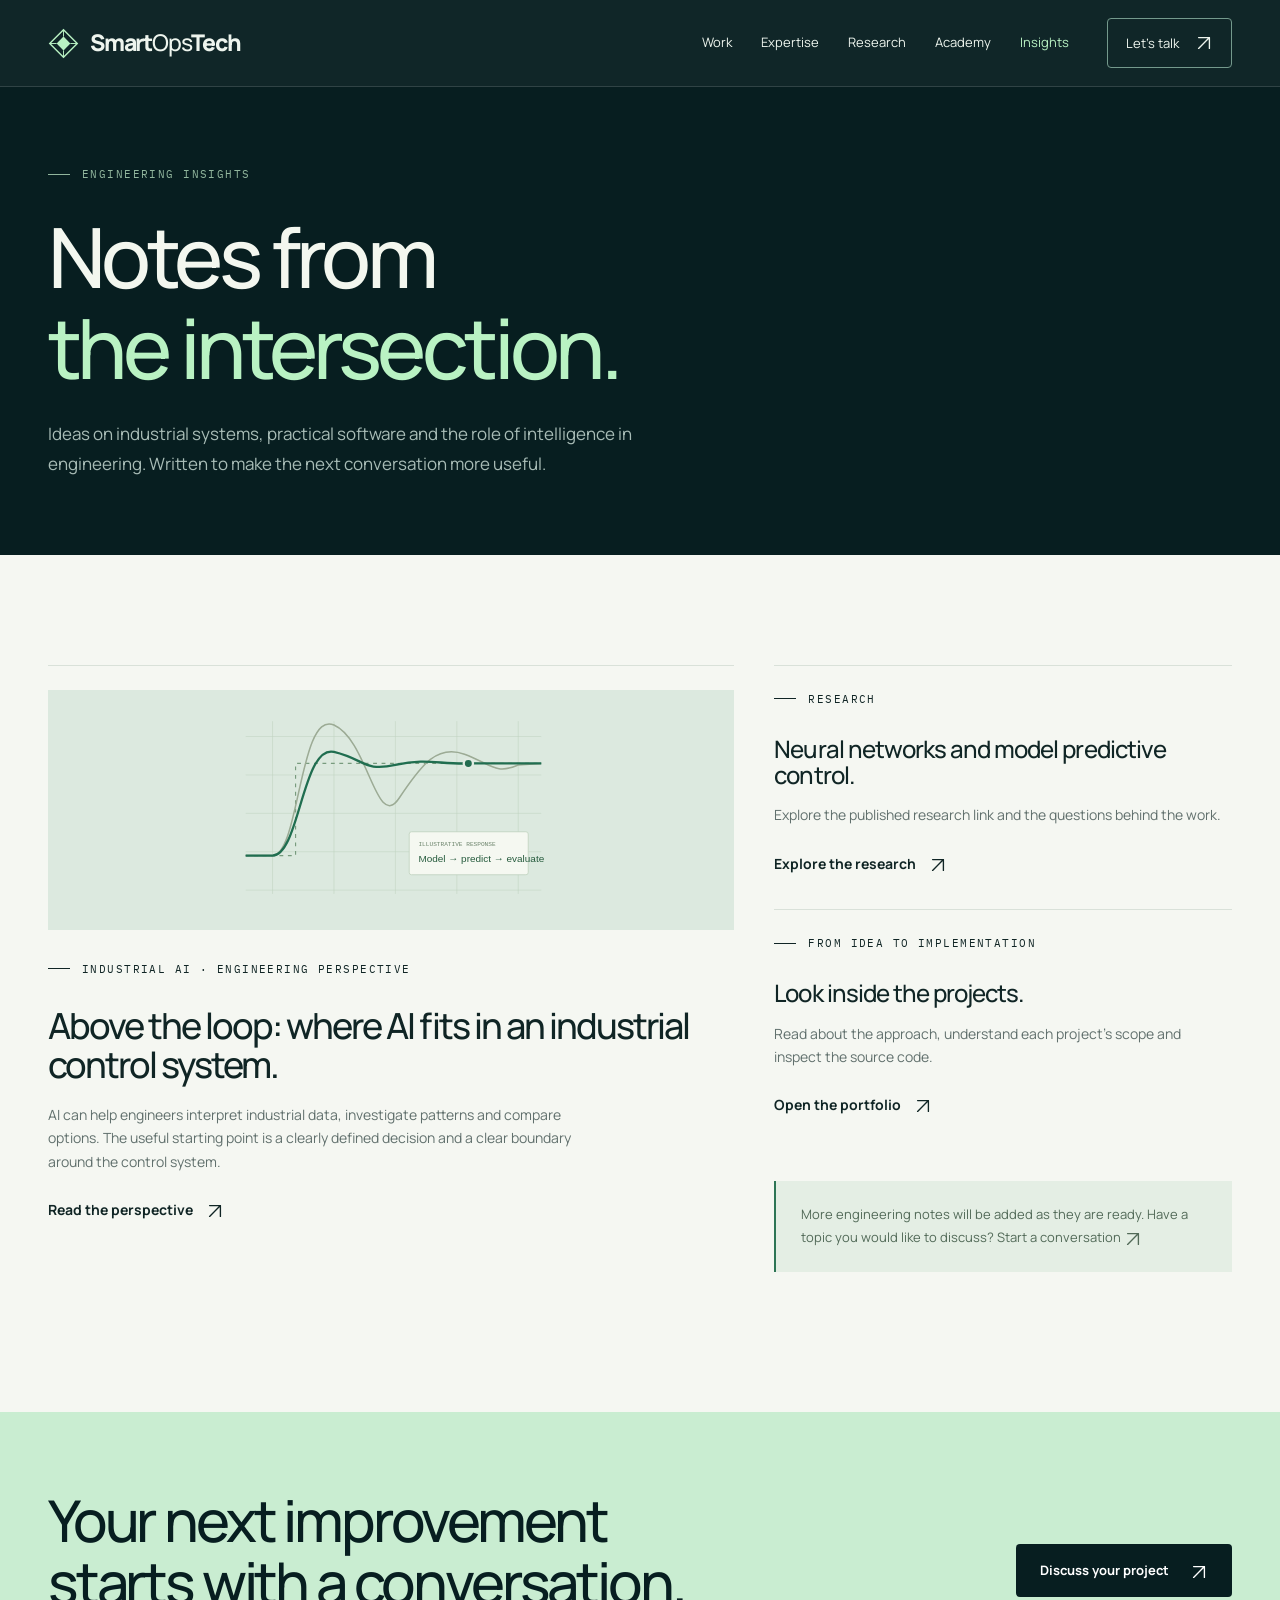
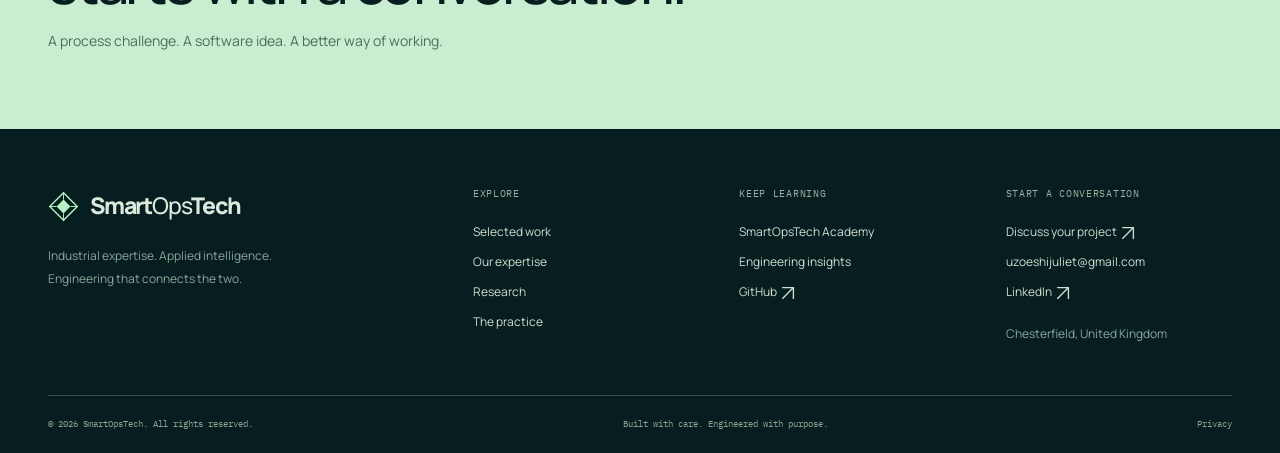
<file: blog.html>
<!doctype html>
<html lang="en-GB"><head><meta charset="utf-8"><meta name="viewport" content="width=device-width,initial-scale=1"><title>Engineering insights | SmartOpsTech</title><meta name="description" content="Read SmartOpsTech perspectives on industrial AI, control systems, software and engineering practice."><meta name="theme-color" content="#071e20"><link rel="canonical" href="https://smartopstech.com/blog.html"><link rel="icon" href="assets/favicon.svg" type="image/svg+xml"><link rel="apple-touch-icon" href="assets/apple-touch-icon.png"><meta property="og:type" content="website"><meta property="og:site_name" content="SmartOpsTech"><meta property="og:title" content="Engineering insights"><meta property="og:description" content="Read SmartOpsTech perspectives on industrial AI, control systems, software and engineering practice."><meta property="og:url" content="https://smartopstech.com/blog.html"><meta property="og:image" content="https://smartopstech.com/assets/og-image.png"><meta property="og:image:width" content="1200"><meta property="og:image:height" content="630"><meta name="twitter:card" content="summary_large_image"><link rel="stylesheet" href="assets/fonts.css"><link rel="stylesheet" href="assets/site.css"><script src="assets/site.js" defer></script><script type="application/ld+json">{"@context": "https://schema.org", "@type": "Organization", "name": "SmartOpsTech", "url": "https://smartopstech.com/", "email": "uzoeshijuliet@gmail.com", "sameAs": ["https://github.com/Omabel212", "https://www.linkedin.com/in/juliet-uzoeshi-546a471b1"]}</script><noscript><style>.nav-toggle{display:none}@media(max-width:900px){.header-inner{height:auto;flex-wrap:wrap;padding-top:20px}.nav-links{position:static;display:flex;width:100%;border:0;padding:12px 0;flex-direction:row;flex-wrap:wrap}}</style></noscript></head><body><a class="skip" href="#main">Skip to content</a><header class="site-header"><div class="wrap header-inner"><a class="brand" href="index.html" aria-label="SmartOpsTech home"><svg viewBox="0 0 36 36" fill="none" aria-hidden="true"><path d="M18 2 34 18 18 34 2 18Z" stroke="currentColor" stroke-width="1.6"/><path d="m18 10 8 8-8 8-8-8Z" fill="currentColor"/><path d="M18 2v8M34 18h-8M18 34v-8M2 18h8" stroke="currentColor" stroke-width="1.1"/></svg><span>Smart<em>Ops</em>Tech</span></a><button class="nav-toggle" aria-expanded="false" aria-controls="main-nav">Menu <span aria-hidden="true">＋</span></button><nav class="nav-links" id="main-nav" aria-label="Main navigation"><a href="work.html">Work</a><a href="index.html#expertise">Expertise</a><a href="research.html">Research</a><a href="training.html">Academy</a><a href="blog.html" aria-current="page">Insights</a><a class="nav-cta" href="contact.html">Let’s talk <span class="arrow" aria-hidden="true"><svg class="arrow-icon" viewBox="0 0 20 20" width="18" height="18" fill="none" aria-hidden="true"><path d="M4 16 16 4M4 4h12v12" stroke="currentColor" stroke-width="1.5" stroke-linecap="round" stroke-linejoin="round"/></svg></span></a></nav></div></header><main id="main"><section class="page-hero dark"><div class="wrap"><div class="eyebrow">Engineering insights</div><h1>Notes from<br><span class="light">the intersection.</span></h1><p>Ideas on industrial systems, practical software and the role of intelligence in engineering. Written to make the next conversation more useful.</p></div></section><section class="section"><div class="wrap article-grid"><a class="article-card" href="blog-ai-control-systems.html"><div class="article-art"><svg viewBox="0 0 440 280" fill="none" aria-hidden="true"><path d="M30 45H415M30 95H415M30 145H415M30 195H415M30 245H415M65 25V250M145 25V250M225 25V250M305 25V250M385 25V250" stroke="#bfd2c0" stroke-width=".7"/><path d="M30 200H95V80H415" stroke="#789b7e" stroke-dasharray="5 6" stroke-width="1.5"/><path d="M30 200H65C100 200 100 10 145 30S200 170 230 125 280 55 315 68 355 95 385 82L415 80" stroke="#9cab95" stroke-width="2"/><path d="M30 200H65C100 200 104 55 145 65S184 91 225 82 280 81 320 80H415" stroke="#206e50" stroke-width="3"/><circle cx="320" cy="80" r="6" fill="#236c50" stroke="#e2ebe3" stroke-width="3"/><rect x="243" y="169" width="155" height="56" rx="3" fill="#f5f8f1" stroke="#bdd0bc"/><text x="255" y="188" font-family="monospace" font-size="8" fill="#6c846c">ILLUSTRATIVE RESPONSE</text><text x="255" y="208" font-family="sans-serif" font-size="13" fill="#265b3d">Model → predict → evaluate</text></svg></div><div class="eyebrow">Industrial AI · Engineering perspective</div><h2>Above the loop: where AI fits in an industrial control system.</h2><p>AI can help engineers interpret industrial data, investigate patterns and compare options. The useful starting point is a clearly defined decision and a clear boundary around the control system.</p><span class="text-link">Read the perspective <span class="arrow" aria-hidden="true"><svg class="arrow-icon" viewBox="0 0 20 20" width="18" height="18" fill="none" aria-hidden="true"><path d="M4 16 16 4M4 4h12v12" stroke="currentColor" stroke-width="1.5" stroke-linecap="round" stroke-linejoin="round"/></svg></span></span></a><div><a class="article-card" href="research.html"><div class="eyebrow">Research</div><h3>Neural networks and model predictive control.</h3><p>Explore the published research link and the questions behind the work.</p><span class="text-link">Explore the research <span class="arrow" aria-hidden="true"><svg class="arrow-icon" viewBox="0 0 20 20" width="18" height="18" fill="none" aria-hidden="true"><path d="M4 16 16 4M4 4h12v12" stroke="currentColor" stroke-width="1.5" stroke-linecap="round" stroke-linejoin="round"/></svg></span></span></a><a class="article-card" href="work.html"><div class="eyebrow">From idea to implementation</div><h3>Look inside the projects.</h3><p>Read about the approach, understand each project’s scope and inspect the source code.</p><span class="text-link">Open the portfolio <span class="arrow" aria-hidden="true"><svg class="arrow-icon" viewBox="0 0 20 20" width="18" height="18" fill="none" aria-hidden="true"><path d="M4 16 16 4M4 4h12v12" stroke="currentColor" stroke-width="1.5" stroke-linecap="round" stroke-linejoin="round"/></svg></span></span></a><div class="note" id="pid-migration"><span id="time-series"></span>More engineering notes will be added as they are ready. Have a topic you would like to discuss? <a href="contact.html">Start a conversation <svg class="arrow-icon" viewBox="0 0 20 20" width="18" height="18" fill="none" aria-hidden="true"><path d="M4 16 16 4M4 4h12v12" stroke="currentColor" stroke-width="1.5" stroke-linecap="round" stroke-linejoin="round"/></svg></a></div></div></div></section><section class="cta-band" id="contact"><div class="wrap cta-inner"><div><h2>Your next improvement<br>starts with a conversation.</h2><p>A process challenge. A software idea. A better way of working.</p></div><a class="btn btn-dark" href="contact.html">Discuss your project <span class="arrow" aria-hidden="true"><svg class="arrow-icon" viewBox="0 0 20 20" width="18" height="18" fill="none" aria-hidden="true"><path d="M4 16 16 4M4 4h12v12" stroke="currentColor" stroke-width="1.5" stroke-linecap="round" stroke-linejoin="round"/></svg></span></a></div></section></main><footer class="site-footer"><div class="wrap"><div class="footer-top"><div class="footer-brand"><a class="brand" href="index.html" aria-label="SmartOpsTech home"><svg viewBox="0 0 36 36" fill="none" aria-hidden="true"><path d="M18 2 34 18 18 34 2 18Z" stroke="currentColor" stroke-width="1.6"/><path d="m18 10 8 8-8 8-8-8Z" fill="currentColor"/><path d="M18 2v8M34 18h-8M18 34v-8M2 18h8" stroke="currentColor" stroke-width="1.1"/></svg><span>Smart<em>Ops</em>Tech</span></a><p>Industrial expertise. Applied intelligence.<br>Engineering that connects the two.</p></div><div><h4>Explore</h4><a href="work.html">Selected work</a><a href="index.html#expertise">Our expertise</a><a href="research.html">Research</a><a href="index.html#about">The practice</a></div><div><h4>Keep learning</h4><a href="training.html">SmartOpsTech Academy</a><a href="blog.html">Engineering insights</a><a href="https://github.com/Omabel212" target="_blank" rel="noopener noreferrer">GitHub <svg class="arrow-icon" viewBox="0 0 20 20" width="18" height="18" fill="none" aria-hidden="true"><path d="M4 16 16 4M4 4h12v12" stroke="currentColor" stroke-width="1.5" stroke-linecap="round" stroke-linejoin="round"/></svg></a></div><div class="footer-contact"><h4>Start a conversation</h4><a href="contact.html">Discuss your project <svg class="arrow-icon" viewBox="0 0 20 20" width="18" height="18" fill="none" aria-hidden="true"><path d="M4 16 16 4M4 4h12v12" stroke="currentColor" stroke-width="1.5" stroke-linecap="round" stroke-linejoin="round"/></svg></a><a href="mailto:uzoeshijuliet@gmail.com">uzoeshijuliet@gmail.com</a><a href="https://www.linkedin.com/in/juliet-uzoeshi-546a471b1" target="_blank" rel="noopener noreferrer">LinkedIn <svg class="arrow-icon" viewBox="0 0 20 20" width="18" height="18" fill="none" aria-hidden="true"><path d="M4 16 16 4M4 4h12v12" stroke="currentColor" stroke-width="1.5" stroke-linecap="round" stroke-linejoin="round"/></svg></a><p>Chesterfield, United Kingdom</p></div></div><div class="footer-bottom"><span>© 2026 SmartOpsTech. All rights reserved.</span><span>Built with care. Engineered with purpose.</span><a href="privacy.html">Privacy</a></div></div></footer></body></html>
</file>
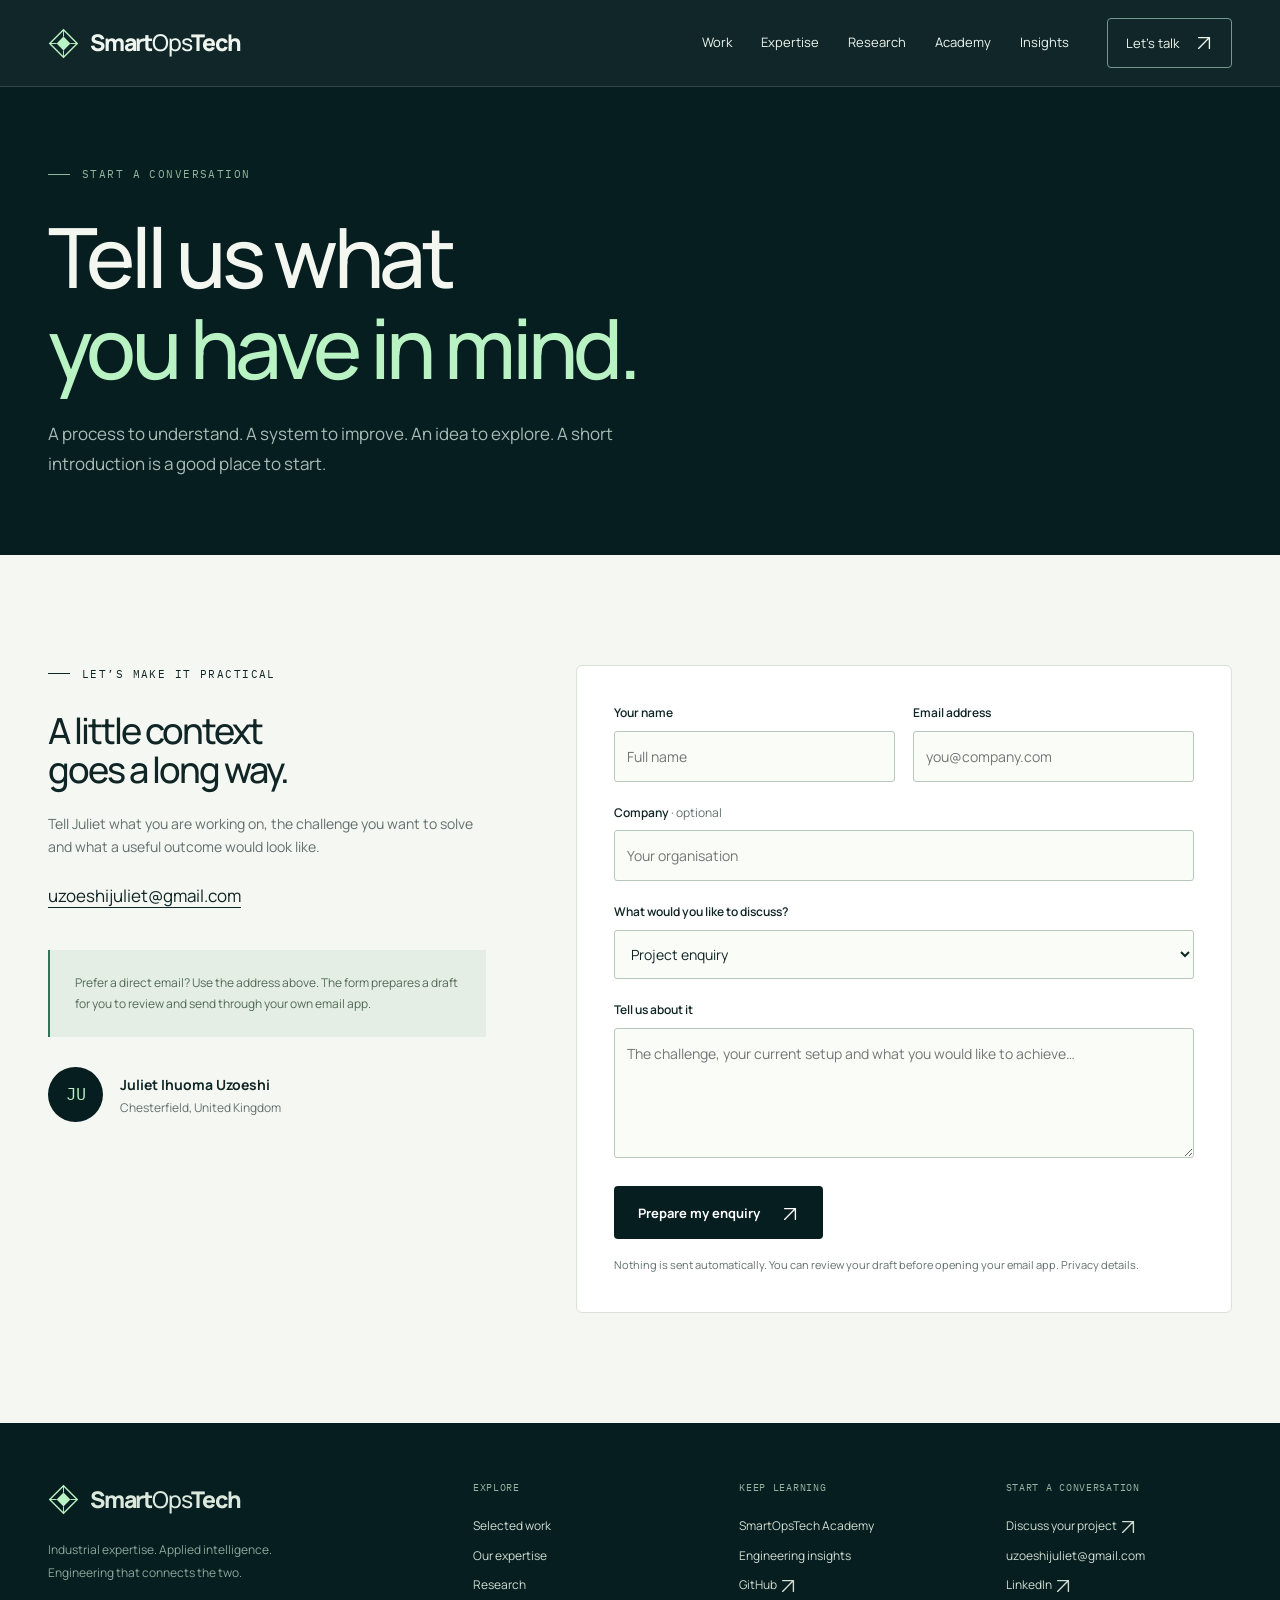
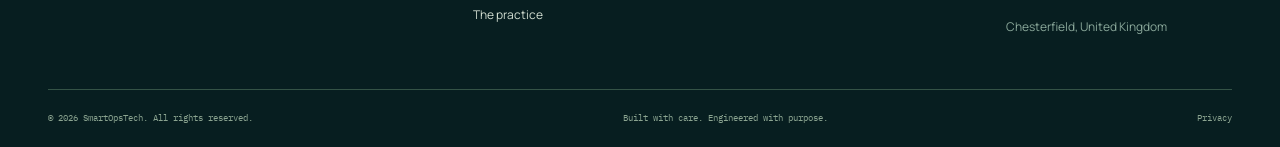
<file: contact.html>
<!doctype html>
<html lang="en-GB"><head><meta charset="utf-8"><meta name="viewport" content="width=device-width,initial-scale=1"><title>Discuss your engineering project | SmartOpsTech</title><meta name="description" content="Contact Juliet at SmartOpsTech about industrial automation, applied AI, software, research or learning."><meta name="theme-color" content="#071e20"><link rel="canonical" href="https://smartopstech.com/contact.html"><link rel="icon" href="assets/favicon.svg" type="image/svg+xml"><link rel="apple-touch-icon" href="assets/apple-touch-icon.png"><meta property="og:type" content="website"><meta property="og:site_name" content="SmartOpsTech"><meta property="og:title" content="Discuss your engineering project"><meta property="og:description" content="Contact Juliet at SmartOpsTech about industrial automation, applied AI, software, research or learning."><meta property="og:url" content="https://smartopstech.com/contact.html"><meta property="og:image" content="https://smartopstech.com/assets/og-image.png"><meta property="og:image:width" content="1200"><meta property="og:image:height" content="630"><meta name="twitter:card" content="summary_large_image"><link rel="stylesheet" href="assets/fonts.css"><link rel="stylesheet" href="assets/site.css"><script src="assets/site.js" defer></script><script type="application/ld+json">{"@context": "https://schema.org", "@type": "Organization", "name": "SmartOpsTech", "url": "https://smartopstech.com/", "email": "uzoeshijuliet@gmail.com", "sameAs": ["https://github.com/Omabel212", "https://www.linkedin.com/in/juliet-uzoeshi-546a471b1"]}</script><noscript><style>.nav-toggle{display:none}@media(max-width:900px){.header-inner{height:auto;flex-wrap:wrap;padding-top:20px}.nav-links{position:static;display:flex;width:100%;border:0;padding:12px 0;flex-direction:row;flex-wrap:wrap}}</style></noscript></head><body><a class="skip" href="#main">Skip to content</a><header class="site-header"><div class="wrap header-inner"><a class="brand" href="index.html" aria-label="SmartOpsTech home"><svg viewBox="0 0 36 36" fill="none" aria-hidden="true"><path d="M18 2 34 18 18 34 2 18Z" stroke="currentColor" stroke-width="1.6"/><path d="m18 10 8 8-8 8-8-8Z" fill="currentColor"/><path d="M18 2v8M34 18h-8M18 34v-8M2 18h8" stroke="currentColor" stroke-width="1.1"/></svg><span>Smart<em>Ops</em>Tech</span></a><button class="nav-toggle" aria-expanded="false" aria-controls="main-nav">Menu <span aria-hidden="true">＋</span></button><nav class="nav-links" id="main-nav" aria-label="Main navigation"><a href="work.html">Work</a><a href="index.html#expertise">Expertise</a><a href="research.html">Research</a><a href="training.html">Academy</a><a href="blog.html">Insights</a><a class="nav-cta" href="contact.html">Let’s talk <span class="arrow" aria-hidden="true"><svg class="arrow-icon" viewBox="0 0 20 20" width="18" height="18" fill="none" aria-hidden="true"><path d="M4 16 16 4M4 4h12v12" stroke="currentColor" stroke-width="1.5" stroke-linecap="round" stroke-linejoin="round"/></svg></span></a></nav></div></header><main id="main"><section class="page-hero dark"><div class="wrap"><div class="eyebrow">Start a conversation</div><h1>Tell us what<br><span class="light">you have in mind.</span></h1><p>A process to understand. A system to improve. An idea to explore. A short introduction is a good place to start.</p></div></section><section class="section"><div class="wrap contact-grid"><div class="contact-copy"><div class="eyebrow">Let’s make it practical</div><h2>A little context<br>goes a long way.</h2><p>Tell Juliet what you are working on, the challenge you want to solve and what a useful outcome would look like.</p><a href="mailto:uzoeshijuliet@gmail.com">uzoeshijuliet@gmail.com</a><div class="note">Prefer a direct email? Use the address above. The form prepares a draft for you to review and send through your own email app.</div><div class="founder-name"><div class="initials" aria-hidden="true">JU</div><div><strong>Juliet Ihuoma Uzoeshi</strong><span>Chesterfield, United Kingdom</span></div></div></div><form class="contact-form" id="enquiry-form"><div class="form-row"><div class="field"><label for="name">Your name</label><input id="name" name="name" autocomplete="name" required maxlength="100" placeholder="Full name"></div><div class="field"><label for="email">Email address</label><input id="email" name="email" type="email" autocomplete="email" required maxlength="180" placeholder="you@company.com"></div></div><div class="field"><label for="company">Company <span>· optional</span></label><input id="company" name="company" autocomplete="organization" maxlength="160" placeholder="Your organisation"></div><div class="field"><label for="interest">What would you like to discuss?</label><select id="interest" name="interest"><option>Project enquiry</option><option>Control &amp; automation</option><option>Applied AI &amp; analytics</option><option>Industrial software</option><option>Training enquiry</option><option>Automation learning</option><option>AI &amp; data science learning</option><option>Software learning</option><option>Project delivery learning</option><option>Research collaboration</option></select></div><div class="field"><label for="message">Tell us about it</label><textarea id="message" name="message" required minlength="10" maxlength="3500" placeholder="The challenge, your current setup and what you would like to achieve…"></textarea></div><button class="btn btn-dark" id="prepare-enquiry" type="submit" disabled>Prepare my enquiry <span class="arrow" aria-hidden="true"><svg class="arrow-icon" viewBox="0 0 20 20" width="18" height="18" fill="none" aria-hidden="true"><path d="M4 16 16 4M4 4h12v12" stroke="currentColor" stroke-width="1.5" stroke-linecap="round" stroke-linejoin="round"/></svg></span></button><p class="form-hint">Nothing is sent automatically. You can review your draft before opening your email app. <a href="privacy.html">Privacy details</a>.</p><noscript><p class="note">Email your enquiry directly to <a href="mailto:uzoeshijuliet@gmail.com">uzoeshijuliet@gmail.com</a>. The draft builder needs JavaScript.</p></noscript><section class="draft-result" id="draft-result" hidden><h3 id="draft-title" tabindex="-1">Your enquiry is ready.</h3><pre id="draft-preview"></pre><div class="actions"><a class="btn btn-dark" id="open-draft" href="mailto:uzoeshijuliet@gmail.com">Open email app <span class="arrow" aria-hidden="true"><svg class="arrow-icon" viewBox="0 0 20 20" width="18" height="18" fill="none" aria-hidden="true"><path d="M4 16 16 4M4 4h12v12" stroke="currentColor" stroke-width="1.5" stroke-linecap="round" stroke-linejoin="round"/></svg></span></a><button class="btn btn-outline-light" id="copy-draft" type="button">Copy draft</button></div><p class="copy-status" id="draft-status" role="status"></p></section></form></div></section></main><footer class="site-footer"><div class="wrap"><div class="footer-top"><div class="footer-brand"><a class="brand" href="index.html" aria-label="SmartOpsTech home"><svg viewBox="0 0 36 36" fill="none" aria-hidden="true"><path d="M18 2 34 18 18 34 2 18Z" stroke="currentColor" stroke-width="1.6"/><path d="m18 10 8 8-8 8-8-8Z" fill="currentColor"/><path d="M18 2v8M34 18h-8M18 34v-8M2 18h8" stroke="currentColor" stroke-width="1.1"/></svg><span>Smart<em>Ops</em>Tech</span></a><p>Industrial expertise. Applied intelligence.<br>Engineering that connects the two.</p></div><div><h4>Explore</h4><a href="work.html">Selected work</a><a href="index.html#expertise">Our expertise</a><a href="research.html">Research</a><a href="index.html#about">The practice</a></div><div><h4>Keep learning</h4><a href="training.html">SmartOpsTech Academy</a><a href="blog.html">Engineering insights</a><a href="https://github.com/Omabel212" target="_blank" rel="noopener noreferrer">GitHub <svg class="arrow-icon" viewBox="0 0 20 20" width="18" height="18" fill="none" aria-hidden="true"><path d="M4 16 16 4M4 4h12v12" stroke="currentColor" stroke-width="1.5" stroke-linecap="round" stroke-linejoin="round"/></svg></a></div><div class="footer-contact"><h4>Start a conversation</h4><a href="contact.html">Discuss your project <svg class="arrow-icon" viewBox="0 0 20 20" width="18" height="18" fill="none" aria-hidden="true"><path d="M4 16 16 4M4 4h12v12" stroke="currentColor" stroke-width="1.5" stroke-linecap="round" stroke-linejoin="round"/></svg></a><a href="mailto:uzoeshijuliet@gmail.com">uzoeshijuliet@gmail.com</a><a href="https://www.linkedin.com/in/juliet-uzoeshi-546a471b1" target="_blank" rel="noopener noreferrer">LinkedIn <svg class="arrow-icon" viewBox="0 0 20 20" width="18" height="18" fill="none" aria-hidden="true"><path d="M4 16 16 4M4 4h12v12" stroke="currentColor" stroke-width="1.5" stroke-linecap="round" stroke-linejoin="round"/></svg></a><p>Chesterfield, United Kingdom</p></div></div><div class="footer-bottom"><span>© 2026 SmartOpsTech. All rights reserved.</span><span>Built with care. Engineered with purpose.</span><a href="privacy.html">Privacy</a></div></div></footer></body></html>
</file>
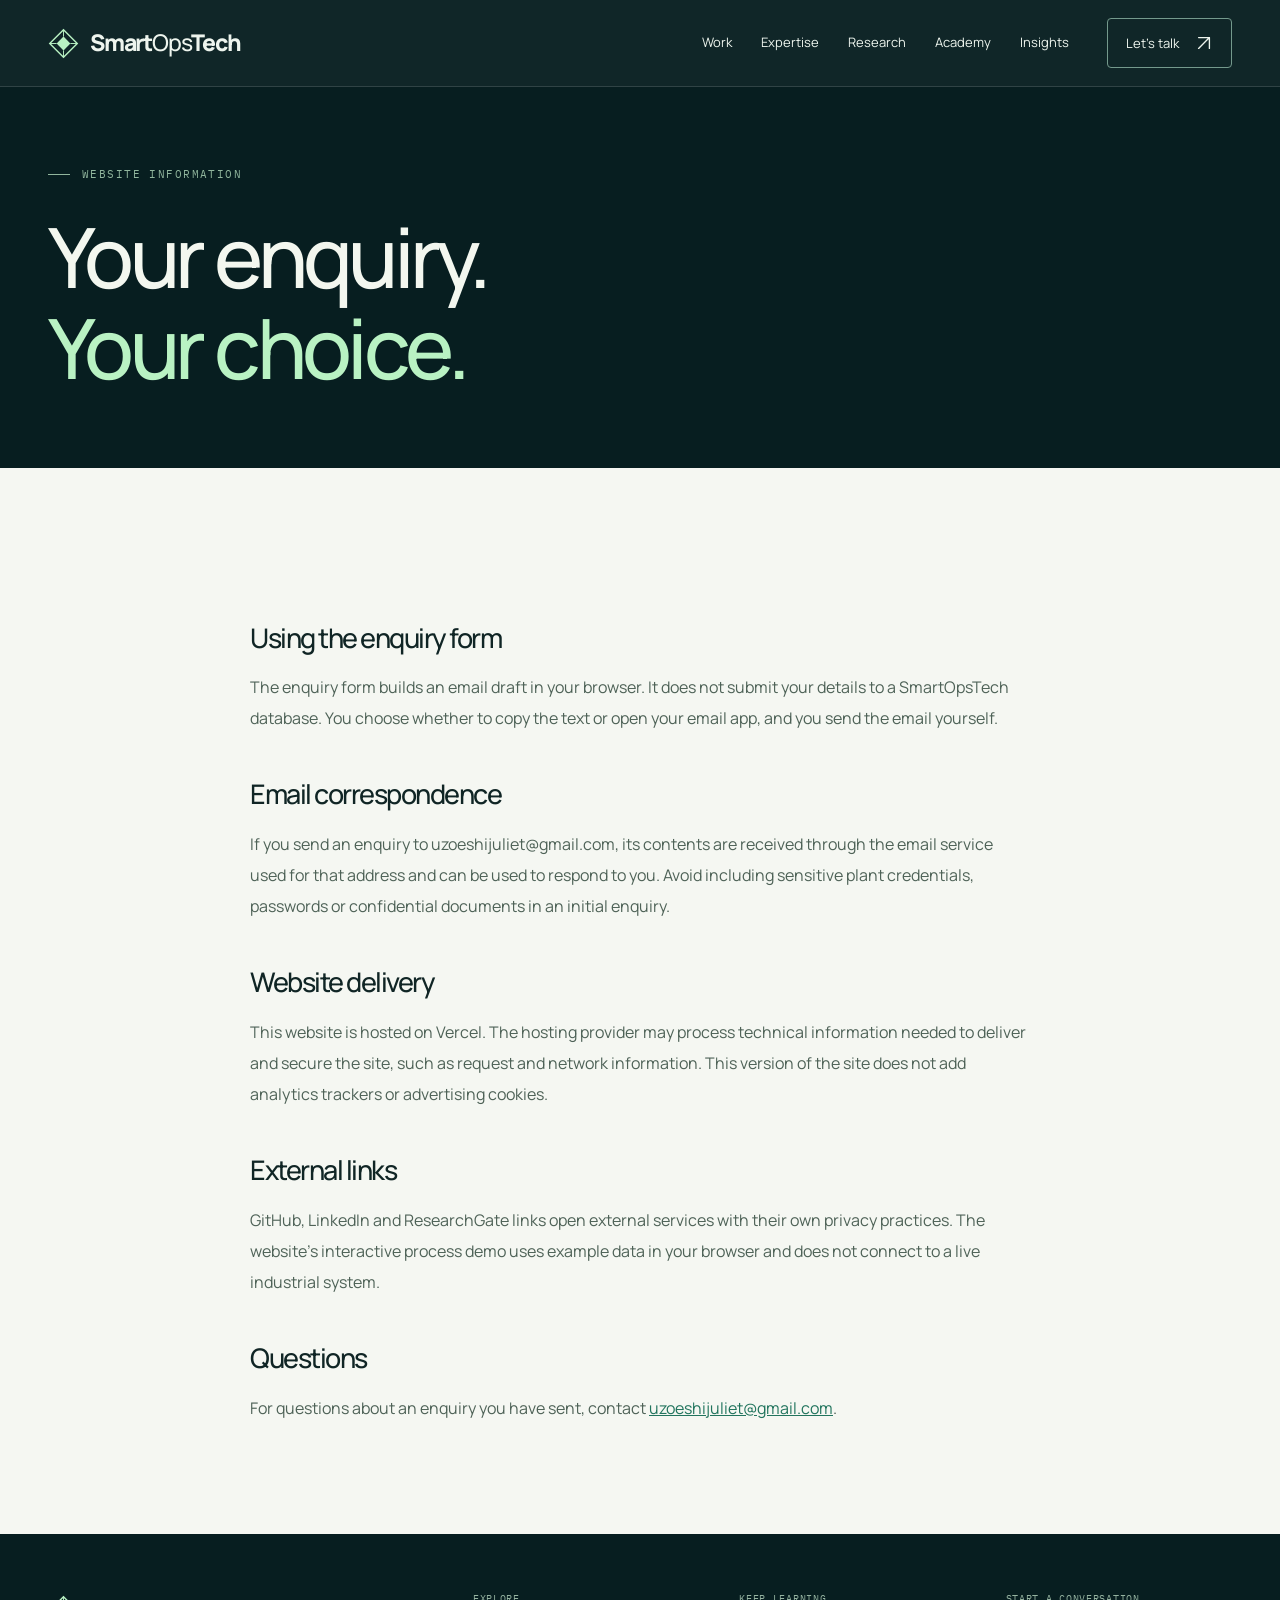
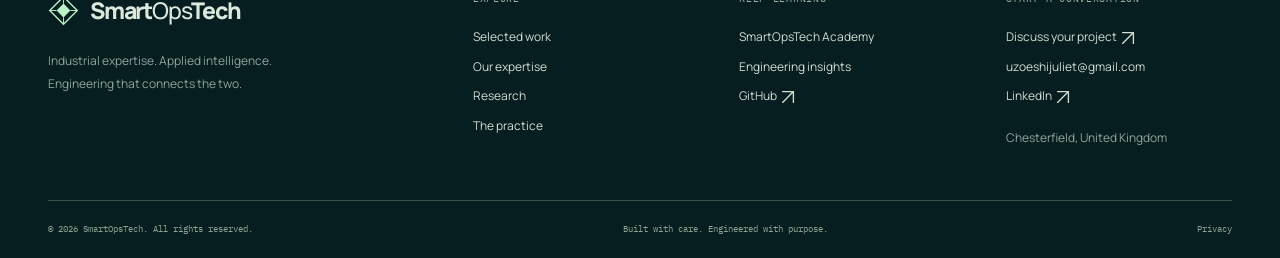
<file: privacy.html>
<!doctype html>
<html lang="en-GB"><head><meta charset="utf-8"><meta name="viewport" content="width=device-width,initial-scale=1"><title>Privacy &amp; enquiry information | SmartOpsTech</title><meta name="description" content="How the SmartOpsTech enquiry draft and website work."><meta name="theme-color" content="#071e20"><link rel="canonical" href="https://smartopstech.com/privacy.html"><link rel="icon" href="assets/favicon.svg" type="image/svg+xml"><link rel="apple-touch-icon" href="assets/apple-touch-icon.png"><meta property="og:type" content="website"><meta property="og:site_name" content="SmartOpsTech"><meta property="og:title" content="Privacy &amp; enquiry information"><meta property="og:description" content="How the SmartOpsTech enquiry draft and website work."><meta property="og:url" content="https://smartopstech.com/privacy.html"><meta property="og:image" content="https://smartopstech.com/assets/og-image.png"><meta property="og:image:width" content="1200"><meta property="og:image:height" content="630"><meta name="twitter:card" content="summary_large_image"><link rel="stylesheet" href="assets/fonts.css"><link rel="stylesheet" href="assets/site.css"><script src="assets/site.js" defer></script><script type="application/ld+json">{"@context": "https://schema.org", "@type": "Organization", "name": "SmartOpsTech", "url": "https://smartopstech.com/", "email": "uzoeshijuliet@gmail.com", "sameAs": ["https://github.com/Omabel212", "https://www.linkedin.com/in/juliet-uzoeshi-546a471b1"]}</script><noscript><style>.nav-toggle{display:none}@media(max-width:900px){.header-inner{height:auto;flex-wrap:wrap;padding-top:20px}.nav-links{position:static;display:flex;width:100%;border:0;padding:12px 0;flex-direction:row;flex-wrap:wrap}}</style></noscript></head><body><a class="skip" href="#main">Skip to content</a><header class="site-header"><div class="wrap header-inner"><a class="brand" href="index.html" aria-label="SmartOpsTech home"><svg viewBox="0 0 36 36" fill="none" aria-hidden="true"><path d="M18 2 34 18 18 34 2 18Z" stroke="currentColor" stroke-width="1.6"/><path d="m18 10 8 8-8 8-8-8Z" fill="currentColor"/><path d="M18 2v8M34 18h-8M18 34v-8M2 18h8" stroke="currentColor" stroke-width="1.1"/></svg><span>Smart<em>Ops</em>Tech</span></a><button class="nav-toggle" aria-expanded="false" aria-controls="main-nav">Menu <span aria-hidden="true">＋</span></button><nav class="nav-links" id="main-nav" aria-label="Main navigation"><a href="work.html">Work</a><a href="index.html#expertise">Expertise</a><a href="research.html">Research</a><a href="training.html">Academy</a><a href="blog.html">Insights</a><a class="nav-cta" href="contact.html">Let’s talk <span class="arrow" aria-hidden="true"><svg class="arrow-icon" viewBox="0 0 20 20" width="18" height="18" fill="none" aria-hidden="true"><path d="M4 16 16 4M4 4h12v12" stroke="currentColor" stroke-width="1.5" stroke-linecap="round" stroke-linejoin="round"/></svg></span></a></nav></div></header><main id="main"><section class="page-hero dark"><div class="wrap"><div class="eyebrow">Website information</div><h1>Your enquiry.<br><span class="light">Your choice.</span></h1></div></section><section class="section"><div class="wrap reading privacy-list"><h2>Using the enquiry form</h2><p>The enquiry form builds an email draft in your browser. It does not submit your details to a SmartOpsTech database. You choose whether to copy the text or open your email app, and you send the email yourself.</p><h2>Email correspondence</h2><p>If you send an enquiry to uzoeshijuliet@gmail.com, its contents are received through the email service used for that address and can be used to respond to you. Avoid including sensitive plant credentials, passwords or confidential documents in an initial enquiry.</p><h2>Website delivery</h2><p>This website is hosted on Vercel. The hosting provider may process technical information needed to deliver and secure the site, such as request and network information. This version of the site does not add analytics trackers or advertising cookies.</p><h2>External links</h2><p>GitHub, LinkedIn and ResearchGate links open external services with their own privacy practices. The website’s interactive process demo uses example data in your browser and does not connect to a live industrial system.</p><h2>Questions</h2><p>For questions about an enquiry you have sent, contact <a href="mailto:uzoeshijuliet@gmail.com">uzoeshijuliet@gmail.com</a>.</p></div></section></main><footer class="site-footer"><div class="wrap"><div class="footer-top"><div class="footer-brand"><a class="brand" href="index.html" aria-label="SmartOpsTech home"><svg viewBox="0 0 36 36" fill="none" aria-hidden="true"><path d="M18 2 34 18 18 34 2 18Z" stroke="currentColor" stroke-width="1.6"/><path d="m18 10 8 8-8 8-8-8Z" fill="currentColor"/><path d="M18 2v8M34 18h-8M18 34v-8M2 18h8" stroke="currentColor" stroke-width="1.1"/></svg><span>Smart<em>Ops</em>Tech</span></a><p>Industrial expertise. Applied intelligence.<br>Engineering that connects the two.</p></div><div><h4>Explore</h4><a href="work.html">Selected work</a><a href="index.html#expertise">Our expertise</a><a href="research.html">Research</a><a href="index.html#about">The practice</a></div><div><h4>Keep learning</h4><a href="training.html">SmartOpsTech Academy</a><a href="blog.html">Engineering insights</a><a href="https://github.com/Omabel212" target="_blank" rel="noopener noreferrer">GitHub <svg class="arrow-icon" viewBox="0 0 20 20" width="18" height="18" fill="none" aria-hidden="true"><path d="M4 16 16 4M4 4h12v12" stroke="currentColor" stroke-width="1.5" stroke-linecap="round" stroke-linejoin="round"/></svg></a></div><div class="footer-contact"><h4>Start a conversation</h4><a href="contact.html">Discuss your project <svg class="arrow-icon" viewBox="0 0 20 20" width="18" height="18" fill="none" aria-hidden="true"><path d="M4 16 16 4M4 4h12v12" stroke="currentColor" stroke-width="1.5" stroke-linecap="round" stroke-linejoin="round"/></svg></a><a href="mailto:uzoeshijuliet@gmail.com">uzoeshijuliet@gmail.com</a><a href="https://www.linkedin.com/in/juliet-uzoeshi-546a471b1" target="_blank" rel="noopener noreferrer">LinkedIn <svg class="arrow-icon" viewBox="0 0 20 20" width="18" height="18" fill="none" aria-hidden="true"><path d="M4 16 16 4M4 4h12v12" stroke="currentColor" stroke-width="1.5" stroke-linecap="round" stroke-linejoin="round"/></svg></a><p>Chesterfield, United Kingdom</p></div></div><div class="footer-bottom"><span>© 2026 SmartOpsTech. All rights reserved.</span><span>Built with care. Engineered with purpose.</span><a href="privacy.html">Privacy</a></div></div></footer></body></html>
</file>
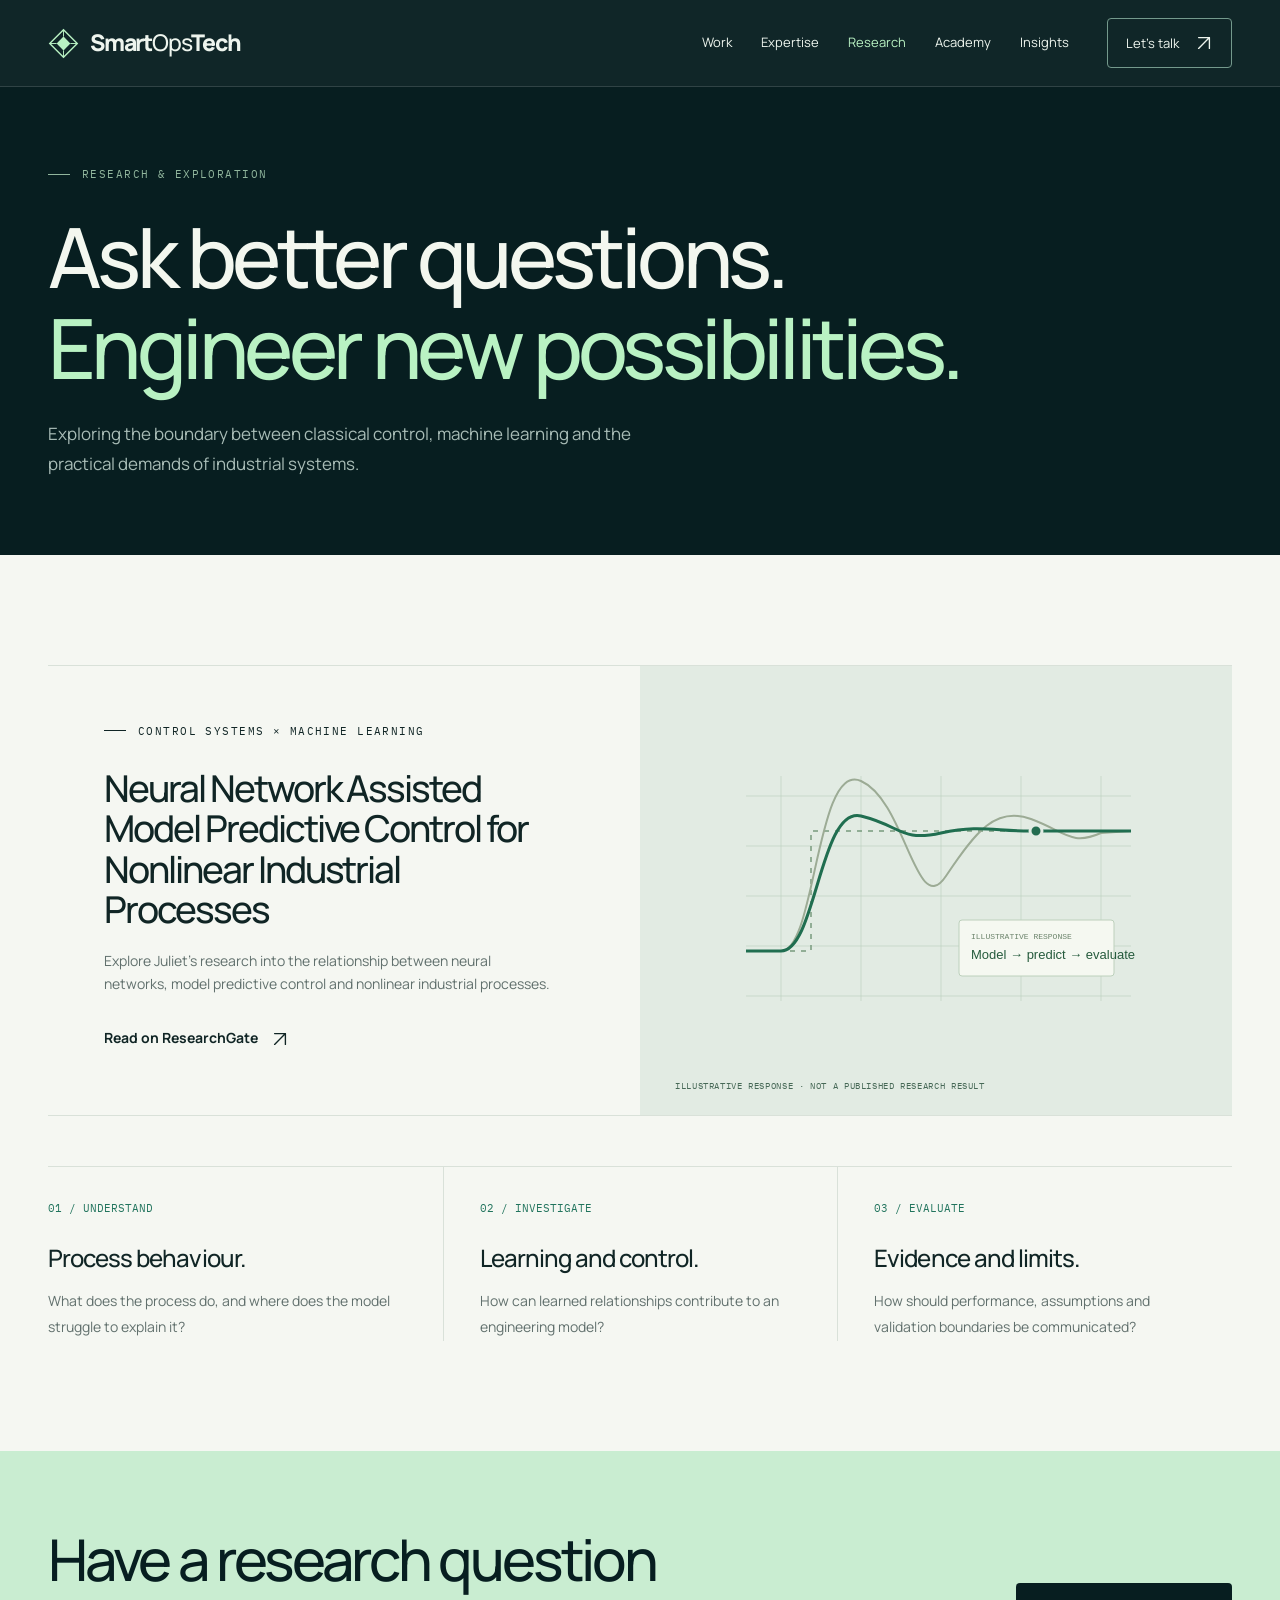
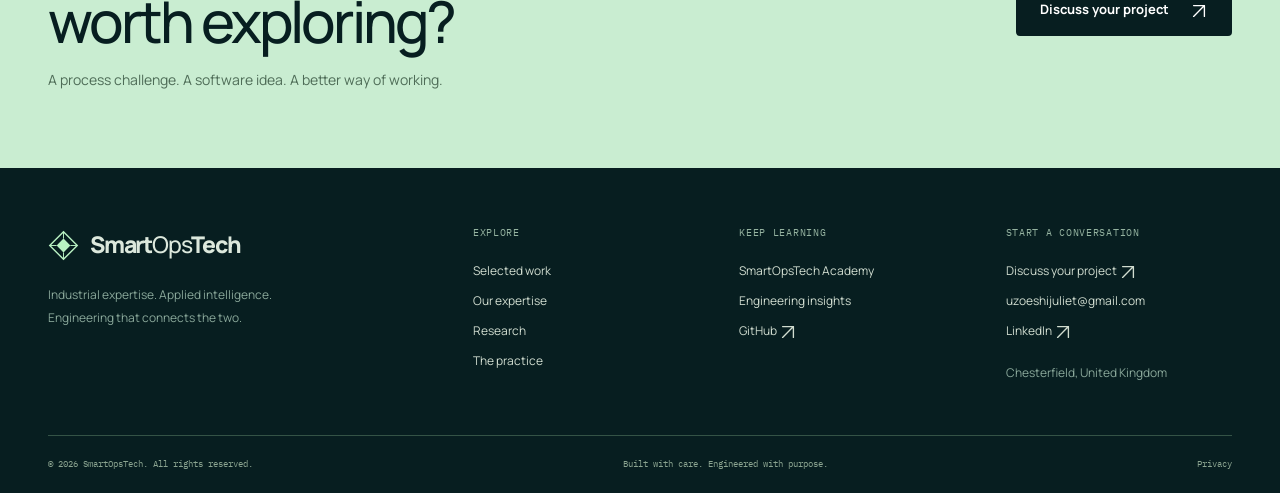
<file: research.html>
<!doctype html>
<html lang="en-GB"><head><meta charset="utf-8"><meta name="viewport" content="width=device-width,initial-scale=1"><title>Control systems &amp; applied AI research | SmartOpsTech</title><meta name="description" content="Explore research by Juliet Ihuoma Uzoeshi into neural network assisted model predictive control for nonlinear industrial processes."><meta name="theme-color" content="#071e20"><link rel="canonical" href="https://smartopstech.com/research.html"><link rel="icon" href="assets/favicon.svg" type="image/svg+xml"><link rel="apple-touch-icon" href="assets/apple-touch-icon.png"><meta property="og:type" content="website"><meta property="og:site_name" content="SmartOpsTech"><meta property="og:title" content="Control systems &amp; applied AI research"><meta property="og:description" content="Explore research by Juliet Ihuoma Uzoeshi into neural network assisted model predictive control for nonlinear industrial processes."><meta property="og:url" content="https://smartopstech.com/research.html"><meta property="og:image" content="https://smartopstech.com/assets/og-image.png"><meta property="og:image:width" content="1200"><meta property="og:image:height" content="630"><meta name="twitter:card" content="summary_large_image"><link rel="stylesheet" href="assets/fonts.css"><link rel="stylesheet" href="assets/site.css"><script src="assets/site.js" defer></script><script type="application/ld+json">{"@context": "https://schema.org", "@type": "Organization", "name": "SmartOpsTech", "url": "https://smartopstech.com/", "email": "uzoeshijuliet@gmail.com", "sameAs": ["https://github.com/Omabel212", "https://www.linkedin.com/in/juliet-uzoeshi-546a471b1"]}</script><noscript><style>.nav-toggle{display:none}@media(max-width:900px){.header-inner{height:auto;flex-wrap:wrap;padding-top:20px}.nav-links{position:static;display:flex;width:100%;border:0;padding:12px 0;flex-direction:row;flex-wrap:wrap}}</style></noscript></head><body><a class="skip" href="#main">Skip to content</a><header class="site-header"><div class="wrap header-inner"><a class="brand" href="index.html" aria-label="SmartOpsTech home"><svg viewBox="0 0 36 36" fill="none" aria-hidden="true"><path d="M18 2 34 18 18 34 2 18Z" stroke="currentColor" stroke-width="1.6"/><path d="m18 10 8 8-8 8-8-8Z" fill="currentColor"/><path d="M18 2v8M34 18h-8M18 34v-8M2 18h8" stroke="currentColor" stroke-width="1.1"/></svg><span>Smart<em>Ops</em>Tech</span></a><button class="nav-toggle" aria-expanded="false" aria-controls="main-nav">Menu <span aria-hidden="true">＋</span></button><nav class="nav-links" id="main-nav" aria-label="Main navigation"><a href="work.html">Work</a><a href="index.html#expertise">Expertise</a><a href="research.html" aria-current="page">Research</a><a href="training.html">Academy</a><a href="blog.html">Insights</a><a class="nav-cta" href="contact.html">Let’s talk <span class="arrow" aria-hidden="true"><svg class="arrow-icon" viewBox="0 0 20 20" width="18" height="18" fill="none" aria-hidden="true"><path d="M4 16 16 4M4 4h12v12" stroke="currentColor" stroke-width="1.5" stroke-linecap="round" stroke-linejoin="round"/></svg></span></a></nav></div></header><main id="main"><section class="page-hero dark"><div class="wrap"><div class="eyebrow">Research & exploration</div><h1>Ask better questions.<br><span class="light">Engineer new possibilities.</span></h1><p>Exploring the boundary between classical control, machine learning and the practical demands of industrial systems.</p></div></section><section class="section"><div class="wrap"><div class="research-band"><div class="research-copy"><div class="eyebrow">Control systems × machine learning</div><h2>Neural Network Assisted Model Predictive Control for Nonlinear Industrial Processes</h2><p>Explore Juliet’s research into the relationship between neural networks, model predictive control and nonlinear industrial processes.</p><a class="text-link" href="https://www.researchgate.net/publication/400597369_Neural_Network_Assisted_Model_Predictive_Control_for_Nonlinear_Industrial_Processes" target="_blank" rel="noopener noreferrer">Read on ResearchGate <span class="arrow" aria-hidden="true"><svg class="arrow-icon" viewBox="0 0 20 20" width="18" height="18" fill="none" aria-hidden="true"><path d="M4 16 16 4M4 4h12v12" stroke="currentColor" stroke-width="1.5" stroke-linecap="round" stroke-linejoin="round"/></svg></span></a></div><div class="research-art"><svg viewBox="0 0 440 280" fill="none" aria-hidden="true"><path d="M30 45H415M30 95H415M30 145H415M30 195H415M30 245H415M65 25V250M145 25V250M225 25V250M305 25V250M385 25V250" stroke="#bfd2c0" stroke-width=".7"/><path d="M30 200H95V80H415" stroke="#789b7e" stroke-dasharray="5 6" stroke-width="1.5"/><path d="M30 200H65C100 200 100 10 145 30S200 170 230 125 280 55 315 68 355 95 385 82L415 80" stroke="#9cab95" stroke-width="2"/><path d="M30 200H65C100 200 104 55 145 65S184 91 225 82 280 81 320 80H415" stroke="#206e50" stroke-width="3"/><circle cx="320" cy="80" r="6" fill="#236c50" stroke="#e2ebe3" stroke-width="3"/><rect x="243" y="169" width="155" height="56" rx="3" fill="#f5f8f1" stroke="#bdd0bc"/><text x="255" y="188" font-family="monospace" font-size="8" fill="#6c846c">ILLUSTRATIVE RESPONSE</text><text x="255" y="208" font-family="sans-serif" font-size="13" fill="#265b3d">Model → predict → evaluate</text></svg><span class="art-caption">Illustrative response · not a published research result</span></div></div><div class="approach-grid"><div class="step"><span>01 / UNDERSTAND</span><h3>Process behaviour.</h3><p>What does the process do, and where does the model struggle to explain it?</p></div><div class="step"><span>02 / INVESTIGATE</span><h3>Learning and control.</h3><p>How can learned relationships contribute to an engineering model?</p></div><div class="step"><span>03 / EVALUATE</span><h3>Evidence and limits.</h3><p>How should performance, assumptions and validation boundaries be communicated?</p></div></div></div></section><section class="cta-band" id="contact"><div class="wrap cta-inner"><div><h2>Have a research question<br>worth exploring?</h2><p>A process challenge. A software idea. A better way of working.</p></div><a class="btn btn-dark" href="contact.html">Discuss your project <span class="arrow" aria-hidden="true"><svg class="arrow-icon" viewBox="0 0 20 20" width="18" height="18" fill="none" aria-hidden="true"><path d="M4 16 16 4M4 4h12v12" stroke="currentColor" stroke-width="1.5" stroke-linecap="round" stroke-linejoin="round"/></svg></span></a></div></section></main><footer class="site-footer"><div class="wrap"><div class="footer-top"><div class="footer-brand"><a class="brand" href="index.html" aria-label="SmartOpsTech home"><svg viewBox="0 0 36 36" fill="none" aria-hidden="true"><path d="M18 2 34 18 18 34 2 18Z" stroke="currentColor" stroke-width="1.6"/><path d="m18 10 8 8-8 8-8-8Z" fill="currentColor"/><path d="M18 2v8M34 18h-8M18 34v-8M2 18h8" stroke="currentColor" stroke-width="1.1"/></svg><span>Smart<em>Ops</em>Tech</span></a><p>Industrial expertise. Applied intelligence.<br>Engineering that connects the two.</p></div><div><h4>Explore</h4><a href="work.html">Selected work</a><a href="index.html#expertise">Our expertise</a><a href="research.html">Research</a><a href="index.html#about">The practice</a></div><div><h4>Keep learning</h4><a href="training.html">SmartOpsTech Academy</a><a href="blog.html">Engineering insights</a><a href="https://github.com/Omabel212" target="_blank" rel="noopener noreferrer">GitHub <svg class="arrow-icon" viewBox="0 0 20 20" width="18" height="18" fill="none" aria-hidden="true"><path d="M4 16 16 4M4 4h12v12" stroke="currentColor" stroke-width="1.5" stroke-linecap="round" stroke-linejoin="round"/></svg></a></div><div class="footer-contact"><h4>Start a conversation</h4><a href="contact.html">Discuss your project <svg class="arrow-icon" viewBox="0 0 20 20" width="18" height="18" fill="none" aria-hidden="true"><path d="M4 16 16 4M4 4h12v12" stroke="currentColor" stroke-width="1.5" stroke-linecap="round" stroke-linejoin="round"/></svg></a><a href="mailto:uzoeshijuliet@gmail.com">uzoeshijuliet@gmail.com</a><a href="https://www.linkedin.com/in/juliet-uzoeshi-546a471b1" target="_blank" rel="noopener noreferrer">LinkedIn <svg class="arrow-icon" viewBox="0 0 20 20" width="18" height="18" fill="none" aria-hidden="true"><path d="M4 16 16 4M4 4h12v12" stroke="currentColor" stroke-width="1.5" stroke-linecap="round" stroke-linejoin="round"/></svg></a><p>Chesterfield, United Kingdom</p></div></div><div class="footer-bottom"><span>© 2026 SmartOpsTech. All rights reserved.</span><span>Built with care. Engineered with purpose.</span><a href="privacy.html">Privacy</a></div></div></footer></body></html>
</file>
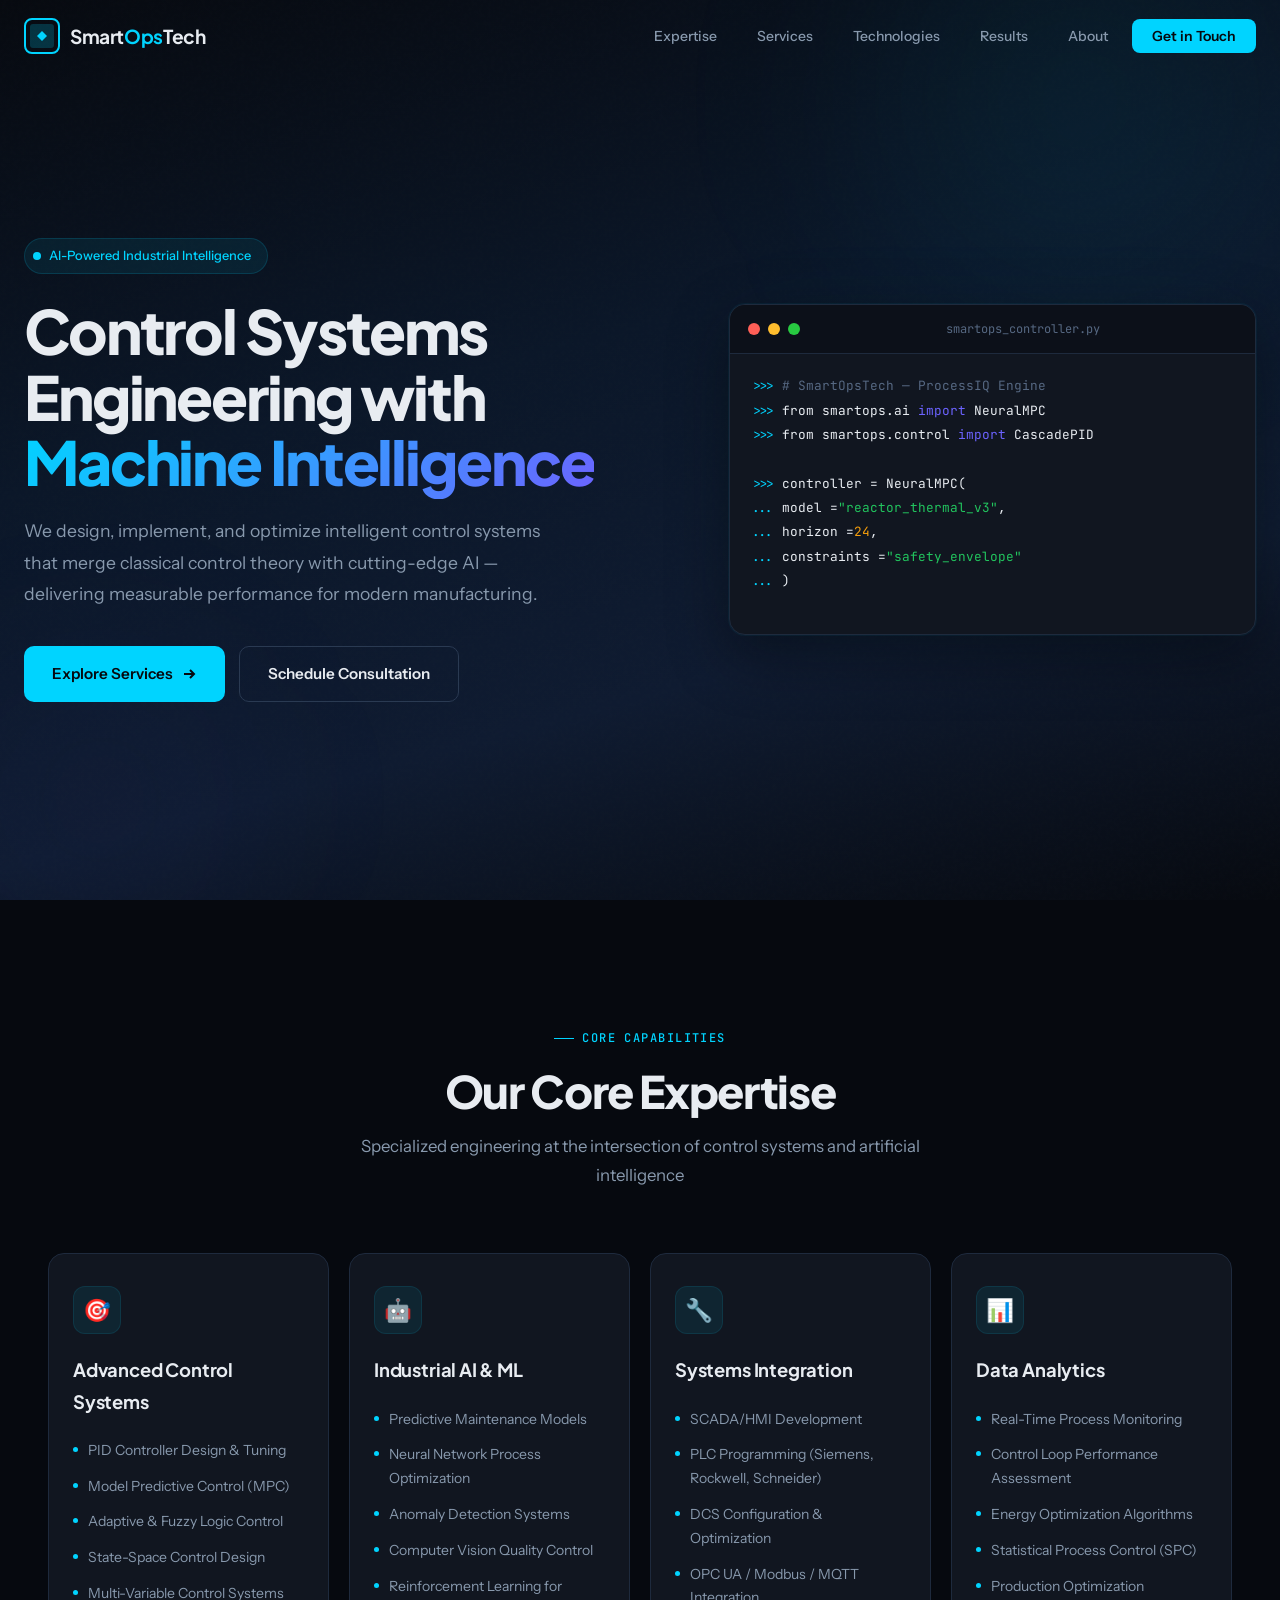
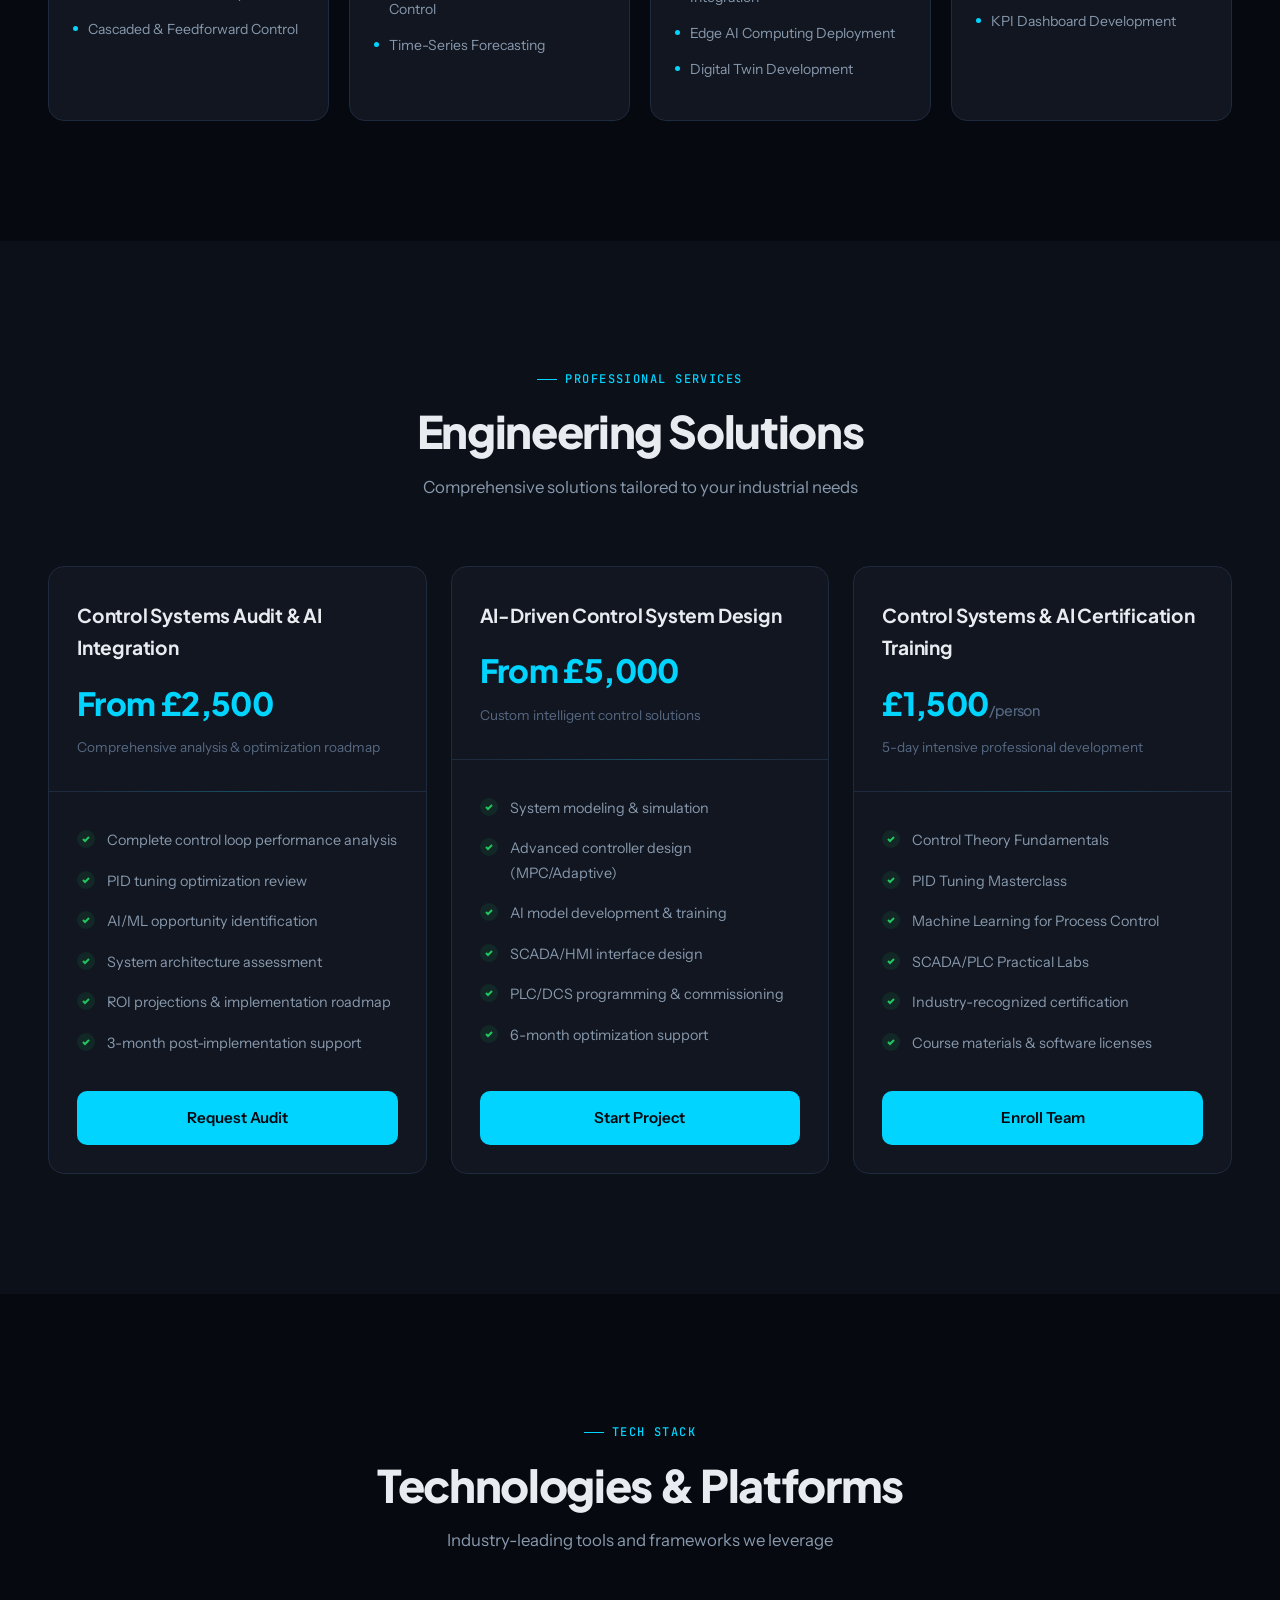
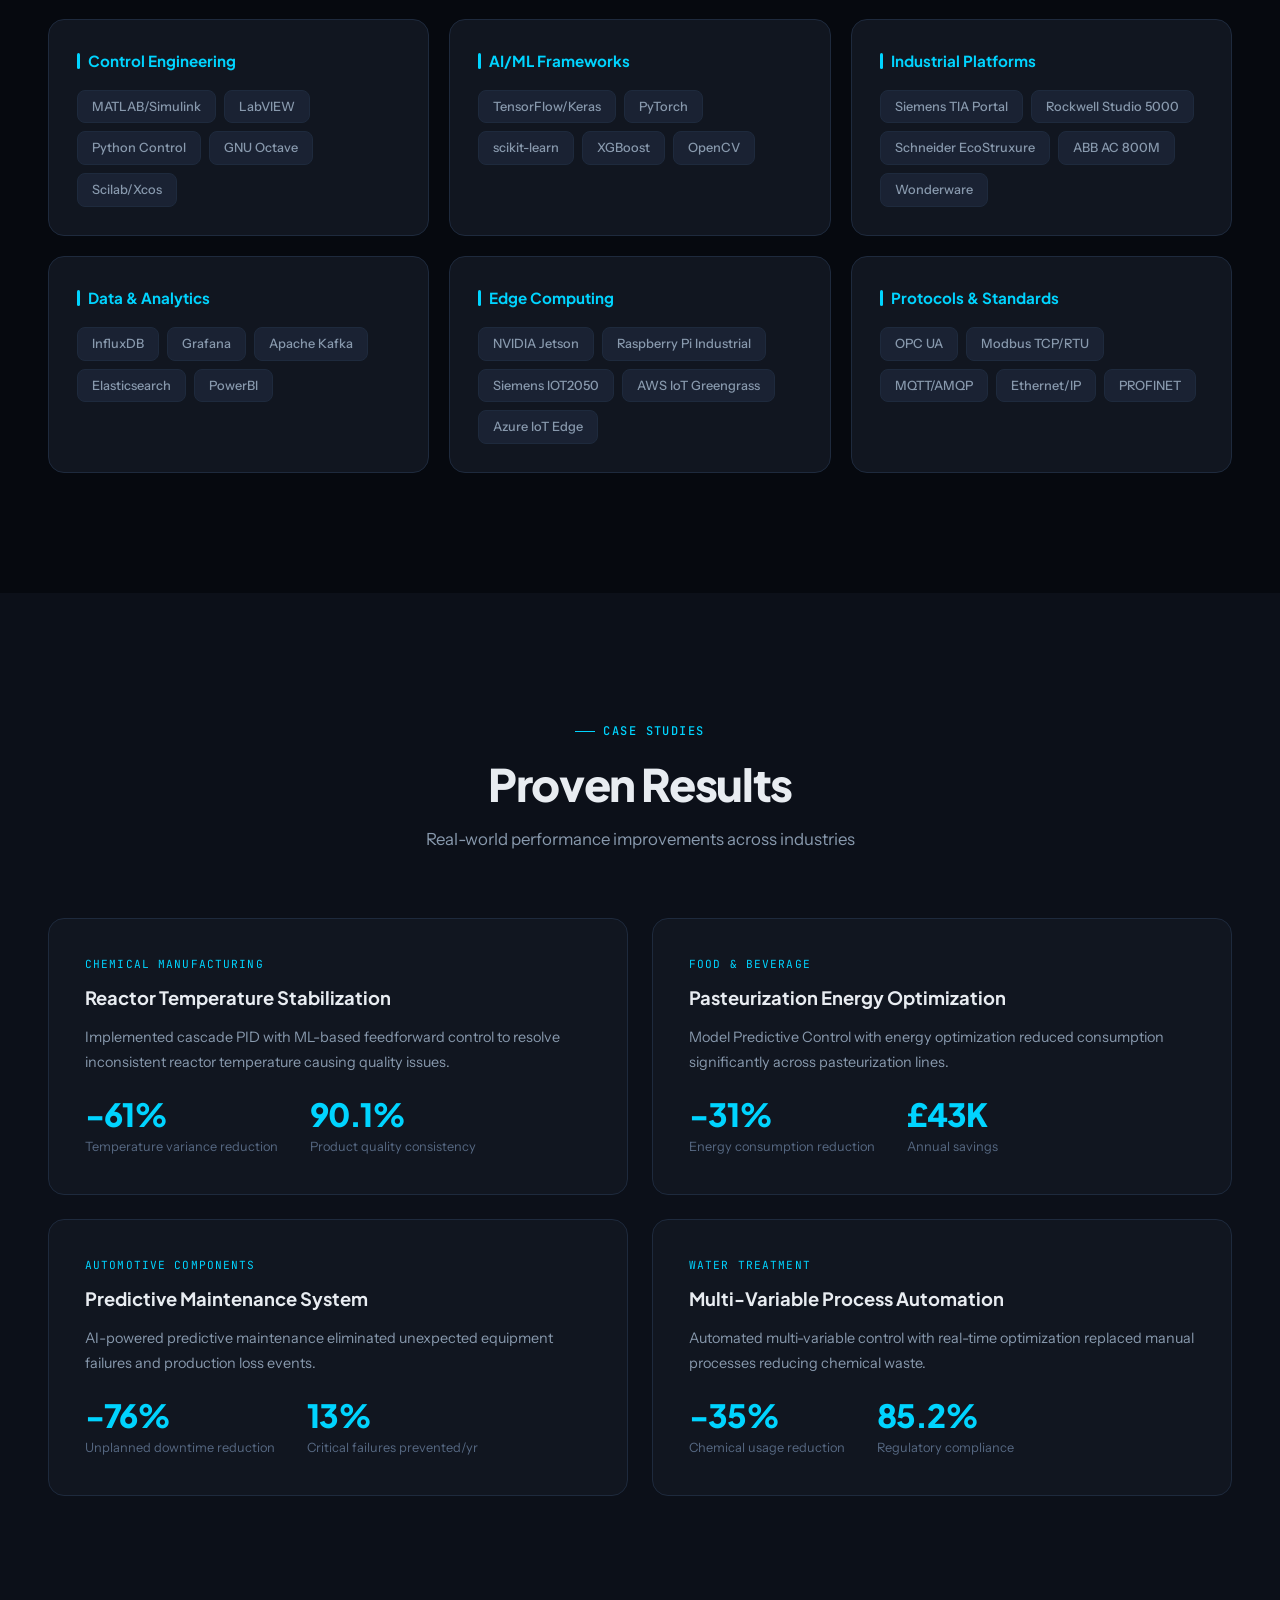
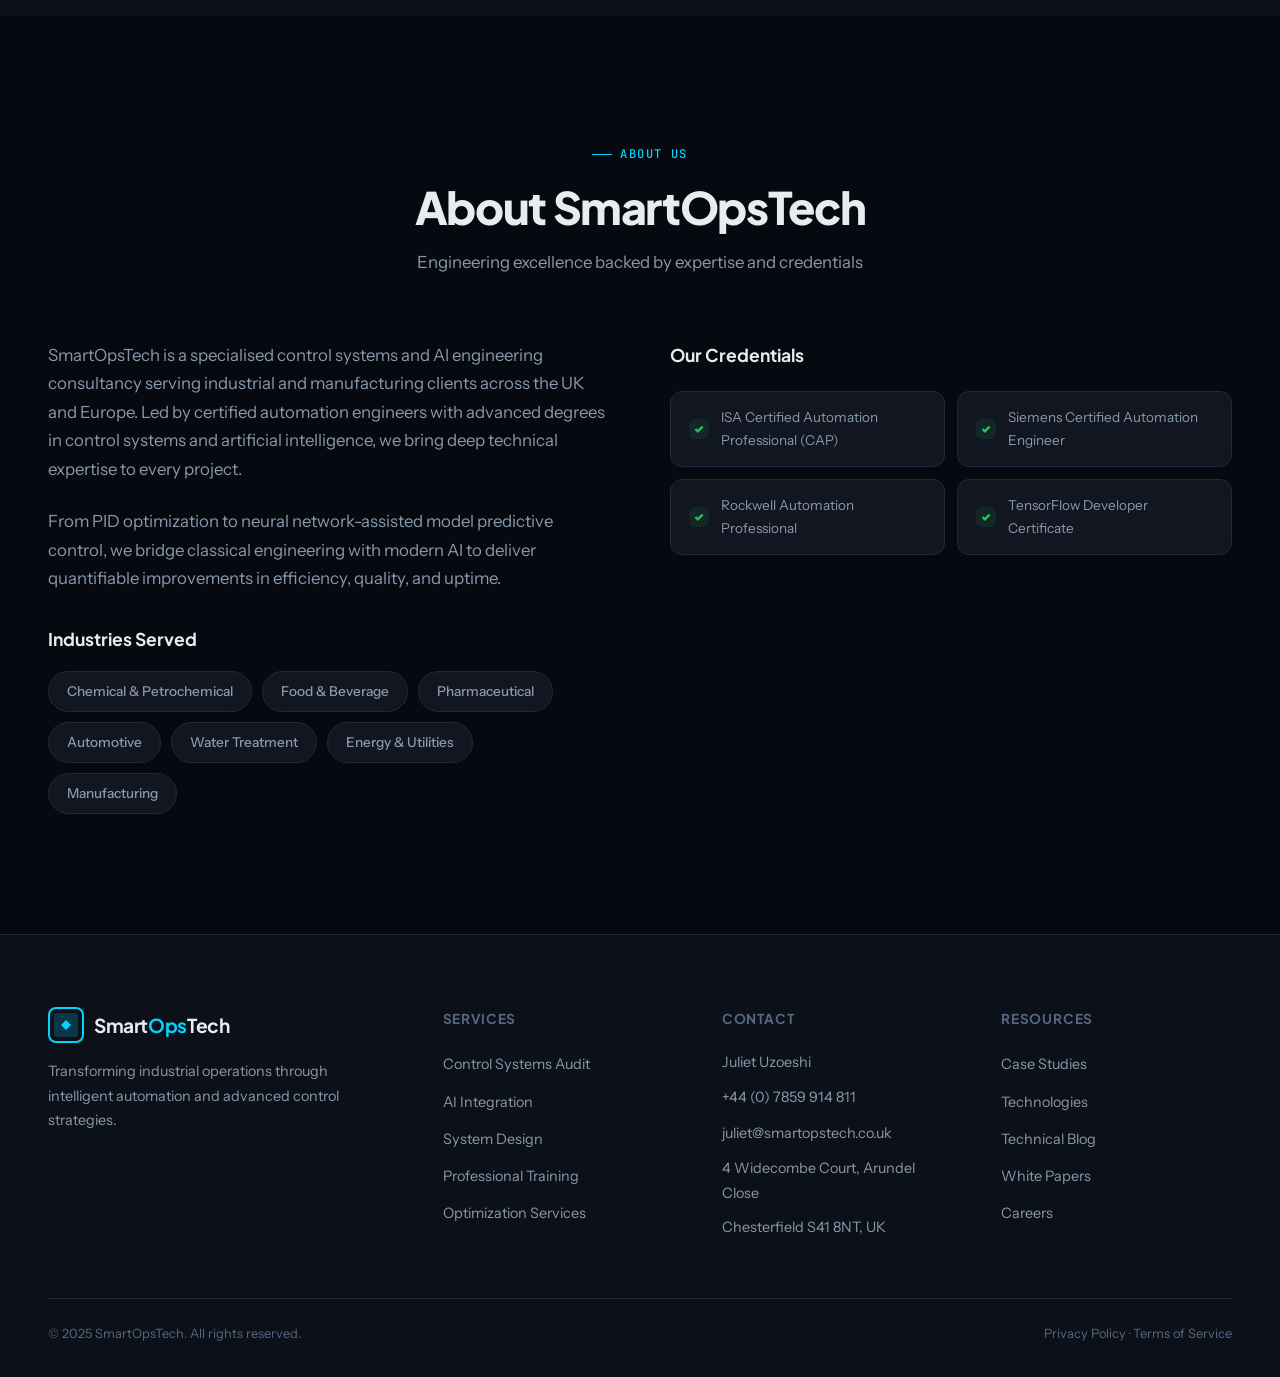
<file: SmartOpsTech.html>
<!DOCTYPE html>
<html lang="en">
<head>
    <meta charset="UTF-8">
    <meta name="viewport" content="width=device-width, initial-scale=1.0">
    <title>SmartOpsTech | AI-Powered Control Systems Engineering</title>
    <link rel="preconnect" href="https://fonts.googleapis.com">
    <link rel="preconnect" href="https://fonts.gstatic.com" crossorigin>
    <link href="https://fonts.googleapis.com/css2?family=Instrument+Sans:wght@400;500;600;700&family=JetBrains+Mono:wght@400;500;600&family=Plus+Jakarta+Sans:wght@300;400;500;600;700;800&display=swap" rel="stylesheet">
    <style>
        :root {
            --bg-primary: #06090F;
            --bg-elevated: #0C1019;
            --bg-card: #111620;
            --bg-card-hover: #161D2A;
            --surface: #1A2233;
            --border: #1E2A3D;
            --border-accent: #2A3A52;
            --text-primary: #E8ECF1;
            --text-secondary: #8899AD;
            --text-muted: #566882;
            --accent: #00D4FF;
            --accent-dim: rgba(0, 212, 255, 0.08);
            --accent-glow: rgba(0, 212, 255, 0.15);
            --accent-secondary: #6C63FF;
            --green: #22C55E;
            --green-dim: rgba(34, 197, 94, 0.1);
            --amber: #F59E0B;
            --gradient-hero: linear-gradient(165deg, #06090F 0%, #0A1628 40%, #0E1A30 70%, #06090F 100%);
            --font-display: 'Plus Jakarta Sans', sans-serif;
            --font-body: 'Instrument Sans', sans-serif;
            --font-mono: 'JetBrains Mono', monospace;
            --ease-out-expo: cubic-bezier(0.16, 1, 0.3, 1);
            --ease-spring: cubic-bezier(0.34, 1.56, 0.64, 1);
        }

        *, *::before, *::after {
            margin: 0;
            padding: 0;
            box-sizing: border-box;
        }

        html {
            scroll-behavior: smooth;
            font-size: 16px;
        }

        body {
            font-family: var(--font-body);
            background: var(--bg-primary);
            color: var(--text-primary);
            line-height: 1.7;
            overflow-x: hidden;
            -webkit-font-smoothing: antialiased;
        }

        /* ─── CUSTOM CURSOR GLOW ─── */
        .cursor-glow {
            position: fixed;
            width: 500px;
            height: 500px;
            border-radius: 50%;
            background: radial-gradient(circle, rgba(0,212,255,0.04) 0%, transparent 70%);
            pointer-events: none;
            z-index: 0;
            transform: translate(-50%, -50%);
            transition: opacity 0.3s;
        }

        /* ─── GRID BACKGROUND ─── */
        .grid-bg {
            position: fixed;
            inset: 0;
            background-image:
                linear-gradient(rgba(0,212,255,0.02) 1px, transparent 1px),
                linear-gradient(90deg, rgba(0,212,255,0.02) 1px, transparent 1px);
            background-size: 60px 60px;
            pointer-events: none;
            z-index: 0;
        }

        /* ─── UTILITY ─── */
        .container {
            max-width: 1240px;
            margin: 0 auto;
            padding: 0 24px;
        }

        .sr-only {
            position: absolute;
            width: 1px;
            height: 1px;
            clip: rect(0 0 0 0);
            overflow: hidden;
        }

        /* ─── NAVIGATION ─── */
        .nav {
            position: fixed;
            top: 0;
            left: 0;
            right: 0;
            z-index: 1000;
            padding: 0 24px;
            transition: all 0.4s var(--ease-out-expo);
        }

        .nav.scrolled {
            background: rgba(6, 9, 15, 0.85);
            backdrop-filter: blur(20px) saturate(1.4);
            -webkit-backdrop-filter: blur(20px) saturate(1.4);
            border-bottom: 1px solid var(--border);
        }

        .nav-inner {
            max-width: 1240px;
            margin: 0 auto;
            display: flex;
            justify-content: space-between;
            align-items: center;
            height: 72px;
        }

        .nav-logo {
            display: flex;
            align-items: center;
            gap: 10px;
            text-decoration: none;
            color: var(--text-primary);
        }

        .nav-logo-icon {
            width: 36px;
            height: 36px;
            border: 2px solid var(--accent);
            border-radius: 8px;
            display: grid;
            place-items: center;
            position: relative;
            overflow: hidden;
        }

        .nav-logo-icon::after {
            content: '';
            position: absolute;
            inset: 4px;
            background: var(--accent);
            border-radius: 3px;
            opacity: 0.2;
        }

        .nav-logo-icon svg {
            position: relative;
            z-index: 1;
        }

        .nav-logo-text {
            font-family: var(--font-display);
            font-weight: 700;
            font-size: 1.2rem;
            letter-spacing: -0.02em;
        }

        .nav-logo-text span {
            color: var(--accent);
        }

        .nav-links {
            display: flex;
            list-style: none;
            gap: 8px;
            align-items: center;
        }

        .nav-links a {
            color: var(--text-secondary);
            text-decoration: none;
            font-size: 0.875rem;
            font-weight: 500;
            padding: 8px 16px;
            border-radius: 8px;
            transition: all 0.25s;
            position: relative;
        }

        .nav-links a:hover {
            color: var(--text-primary);
            background: var(--accent-dim);
        }

        .nav-links a.nav-cta {
            background: var(--accent);
            color: var(--bg-primary);
            font-weight: 600;
            padding: 8px 20px;
        }

        .nav-links a.nav-cta:hover {
            box-shadow: 0 0 24px rgba(0,212,255,0.3);
        }

        .nav-mobile-toggle {
            display: none;
            background: none;
            border: none;
            color: var(--text-primary);
            cursor: pointer;
            padding: 8px;
        }

        /* ─── HERO ─── */
        .hero {
            position: relative;
            min-height: 100vh;
            display: flex;
            align-items: center;
            padding: 120px 24px 80px;
            background: var(--gradient-hero);
            overflow: hidden;
        }

        .hero-noise {
            position: absolute;
            inset: 0;
            opacity: 0.35;
            background-image: url("data:image/svg+xml,%3Csvg viewBox='0 0 256 256' xmlns='http://www.w3.org/2000/svg'%3E%3Cfilter id='noise'%3E%3CfeTurbulence type='fractalNoise' baseFrequency='0.9' numOctaves='4' stitchTiles='stitch'/%3E%3C/filter%3E%3Crect width='100%25' height='100%25' filter='url(%23noise)' opacity='0.04'/%3E%3C/svg%3E");
            pointer-events: none;
        }

        .hero-orb {
            position: absolute;
            border-radius: 50%;
            filter: blur(100px);
            pointer-events: none;
        }

        .hero-orb-1 {
            width: 600px;
            height: 600px;
            background: radial-gradient(circle, rgba(0,212,255,0.08) 0%, transparent 70%);
            top: -200px;
            right: -100px;
        }

        .hero-orb-2 {
            width: 400px;
            height: 400px;
            background: radial-gradient(circle, rgba(108,99,255,0.06) 0%, transparent 70%);
            bottom: -100px;
            left: -100px;
        }

        .hero-content {
            position: relative;
            z-index: 2;
            max-width: 1240px;
            margin: 0 auto;
            width: 100%;
            display: grid;
            grid-template-columns: 1.1fr 0.9fr;
            gap: 60px;
            align-items: center;
        }

        .hero-badge {
            display: inline-flex;
            align-items: center;
            gap: 8px;
            padding: 6px 16px 6px 8px;
            background: var(--accent-dim);
            border: 1px solid rgba(0,212,255,0.15);
            border-radius: 100px;
            font-size: 0.8rem;
            font-weight: 500;
            color: var(--accent);
            margin-bottom: 24px;
            opacity: 0;
            transform: translateY(16px);
            animation: fadeUp 0.8s var(--ease-out-expo) 0.2s forwards;
        }

        .hero-badge-dot {
            width: 8px;
            height: 8px;
            background: var(--accent);
            border-radius: 50%;
            animation: pulse-dot 2s infinite;
        }

        @keyframes pulse-dot {
            0%, 100% { opacity: 1; box-shadow: 0 0 0 0 rgba(0,212,255,0.4); }
            50% { opacity: 0.7; box-shadow: 0 0 0 6px rgba(0,212,255,0); }
        }

        .hero h1 {
            font-family: var(--font-display);
            font-size: clamp(2.4rem, 5vw, 3.8rem);
            font-weight: 800;
            line-height: 1.08;
            letter-spacing: -0.035em;
            margin-bottom: 20px;
            opacity: 0;
            transform: translateY(24px);
            animation: fadeUp 0.9s var(--ease-out-expo) 0.35s forwards;
        }

        .hero h1 .gradient-text {
            background: linear-gradient(135deg, var(--accent) 0%, #6C63FF 50%, var(--accent) 100%);
            background-size: 200% 200%;
            -webkit-background-clip: text;
            -webkit-text-fill-color: transparent;
            background-clip: text;
            animation: gradientShift 6s ease infinite;
        }

        @keyframes gradientShift {
            0%, 100% { background-position: 0% 50%; }
            50% { background-position: 100% 50%; }
        }

        .hero-desc {
            font-size: 1.1rem;
            color: var(--text-secondary);
            line-height: 1.8;
            margin-bottom: 36px;
            max-width: 540px;
            opacity: 0;
            transform: translateY(20px);
            animation: fadeUp 0.9s var(--ease-out-expo) 0.5s forwards;
        }

        .hero-actions {
            display: flex;
            gap: 14px;
            flex-wrap: wrap;
            opacity: 0;
            transform: translateY(20px);
            animation: fadeUp 0.9s var(--ease-out-expo) 0.65s forwards;
        }

        @keyframes fadeUp {
            to { opacity: 1; transform: translateY(0); }
        }

        .btn {
            display: inline-flex;
            align-items: center;
            gap: 8px;
            padding: 14px 28px;
            border-radius: 10px;
            font-family: var(--font-body);
            font-size: 0.95rem;
            font-weight: 600;
            text-decoration: none;
            transition: all 0.3s var(--ease-out-expo);
            cursor: pointer;
            border: none;
        }

        .btn-primary {
            background: var(--accent);
            color: var(--bg-primary);
            box-shadow: 0 0 0 0 rgba(0,212,255,0);
        }

        .btn-primary:hover {
            box-shadow: 0 4px 32px rgba(0,212,255,0.3);
            transform: translateY(-2px);
        }

        .btn-ghost {
            background: transparent;
            color: var(--text-primary);
            border: 1px solid var(--border-accent);
        }

        .btn-ghost:hover {
            border-color: var(--accent);
            background: var(--accent-dim);
        }

        .btn-arrow {
            transition: transform 0.3s;
        }

        .btn:hover .btn-arrow {
            transform: translateX(3px);
        }

        /* ─── HERO VISUAL (DATA TERMINAL) ─── */
        .hero-visual {
            position: relative;
            opacity: 0;
            transform: translateY(30px) scale(0.97);
            animation: fadeUp 1s var(--ease-out-expo) 0.8s forwards;
        }

        .terminal {
            background: var(--bg-card);
            border: 1px solid var(--border);
            border-radius: 16px;
            overflow: hidden;
            box-shadow:
                0 0 0 1px rgba(0,212,255,0.05),
                0 20px 60px rgba(0,0,0,0.4),
                0 0 100px rgba(0,212,255,0.03);
        }

        .terminal-bar {
            display: flex;
            align-items: center;
            gap: 8px;
            padding: 14px 18px;
            background: var(--bg-elevated);
            border-bottom: 1px solid var(--border);
        }

        .terminal-dot {
            width: 12px;
            height: 12px;
            border-radius: 50%;
        }

        .terminal-dot.red { background: #FF5F57; }
        .terminal-dot.yellow { background: #FFBD2E; }
        .terminal-dot.green { background: #28CA41; }

        .terminal-title {
            flex: 1;
            text-align: center;
            font-family: var(--font-mono);
            font-size: 0.75rem;
            color: var(--text-muted);
        }

        .terminal-body {
            padding: 20px;
            font-family: var(--font-mono);
            font-size: 0.8rem;
            line-height: 1.9;
            min-height: 280px;
        }

        .terminal-line {
            display: flex;
            gap: 8px;
            opacity: 0;
            transform: translateX(-8px);
        }

        .terminal-line.visible {
            animation: termFade 0.4s var(--ease-out-expo) forwards;
        }

        @keyframes termFade {
            to { opacity: 1; transform: translateX(0); }
        }

        .t-prompt { color: var(--accent); }
        .t-cmd { color: var(--text-primary); }
        .t-comment { color: var(--text-muted); }
        .t-string { color: var(--green); }
        .t-number { color: var(--amber); }
        .t-keyword { color: var(--accent-secondary); }

        .terminal-cursor {
            display: inline-block;
            width: 8px;
            height: 16px;
            background: var(--accent);
            animation: blink 1s step-end infinite;
            vertical-align: middle;
            margin-left: 2px;
        }

        @keyframes blink {
            50% { opacity: 0; }
        }

        /* ─── SECTION STYLING ─── */
        .section {
            position: relative;
            padding: 120px 24px;
            z-index: 1;
        }

        .section-header {
            text-align: center;
            margin-bottom: 64px;
        }

        .section-label {
            display: inline-flex;
            align-items: center;
            gap: 8px;
            font-family: var(--font-mono);
            font-size: 0.75rem;
            font-weight: 500;
            color: var(--accent);
            text-transform: uppercase;
            letter-spacing: 0.12em;
            margin-bottom: 16px;
        }

        .section-label::before {
            content: '';
            width: 20px;
            height: 1px;
            background: var(--accent);
        }

        .section-title {
            font-family: var(--font-display);
            font-size: clamp(2rem, 4vw, 2.8rem);
            font-weight: 800;
            letter-spacing: -0.03em;
            line-height: 1.15;
            margin-bottom: 16px;
        }

        .section-desc {
            font-size: 1.05rem;
            color: var(--text-secondary);
            max-width: 560px;
            margin: 0 auto;
        }

        /* ─── EXPERTISE ─── */
        .expertise-section {
            background: var(--bg-primary);
        }

        .expertise-grid {
            display: grid;
            grid-template-columns: repeat(4, 1fr);
            gap: 20px;
        }

        .expertise-card {
            background: var(--bg-card);
            border: 1px solid var(--border);
            border-radius: 16px;
            padding: 32px 24px;
            transition: all 0.4s var(--ease-out-expo);
            position: relative;
            overflow: hidden;
        }

        .expertise-card::before {
            content: '';
            position: absolute;
            top: 0;
            left: 0;
            right: 0;
            height: 2px;
            background: linear-gradient(90deg, transparent, var(--accent), transparent);
            opacity: 0;
            transition: opacity 0.4s;
        }

        .expertise-card:hover {
            border-color: var(--border-accent);
            background: var(--bg-card-hover);
            transform: translateY(-4px);
            box-shadow: 0 16px 48px rgba(0,0,0,0.3);
        }

        .expertise-card:hover::before {
            opacity: 1;
        }

        .expertise-icon {
            width: 48px;
            height: 48px;
            border-radius: 12px;
            display: grid;
            place-items: center;
            font-size: 1.4rem;
            margin-bottom: 20px;
            background: var(--accent-dim);
            border: 1px solid rgba(0,212,255,0.1);
        }

        .expertise-card h3 {
            font-family: var(--font-display);
            font-size: 1.15rem;
            font-weight: 700;
            margin-bottom: 16px;
            letter-spacing: -0.01em;
        }

        .expertise-list {
            list-style: none;
        }

        .expertise-list li {
            padding: 6px 0;
            font-size: 0.875rem;
            color: var(--text-secondary);
            display: flex;
            align-items: flex-start;
            gap: 10px;
        }

        .expertise-list li::before {
            content: '';
            width: 5px;
            height: 5px;
            border-radius: 50%;
            background: var(--accent);
            flex-shrink: 0;
            margin-top: 8px;
        }

        /* ─── SERVICES ─── */
        .services-section {
            background: var(--bg-elevated);
        }

        .services-grid {
            display: grid;
            grid-template-columns: repeat(3, 1fr);
            gap: 24px;
        }

        .service-card {
            background: var(--bg-card);
            border: 1px solid var(--border);
            border-radius: 16px;
            overflow: hidden;
            transition: all 0.4s var(--ease-out-expo);
            display: flex;
            flex-direction: column;
        }

        .service-card:hover {
            border-color: rgba(0,212,255,0.2);
            box-shadow: 0 20px 60px rgba(0,0,0,0.3), 0 0 0 1px rgba(0,212,255,0.05);
            transform: translateY(-4px);
        }

        .service-card-top {
            padding: 32px 28px;
            border-bottom: 1px solid var(--border);
            position: relative;
        }

        .service-card-top::after {
            content: '';
            position: absolute;
            bottom: -1px;
            left: 28px;
            right: 28px;
            height: 1px;
            background: linear-gradient(90deg, transparent, rgba(0,212,255,0.2), transparent);
        }

        .service-card h3 {
            font-family: var(--font-display);
            font-size: 1.2rem;
            font-weight: 700;
            margin-bottom: 8px;
            letter-spacing: -0.01em;
        }

        .service-price {
            font-family: var(--font-display);
            font-size: 2rem;
            font-weight: 800;
            color: var(--accent);
            margin: 12px 0 6px;
            letter-spacing: -0.02em;
        }

        .service-price-desc {
            font-size: 0.85rem;
            color: var(--text-muted);
        }

        .service-card-body {
            padding: 28px;
            flex: 1;
            display: flex;
            flex-direction: column;
        }

        .service-features {
            list-style: none;
            margin-bottom: 28px;
            flex: 1;
        }

        .service-features li {
            padding: 8px 0;
            font-size: 0.9rem;
            color: var(--text-secondary);
            display: flex;
            align-items: flex-start;
            gap: 12px;
        }

        .service-check {
            width: 18px;
            height: 18px;
            border-radius: 50%;
            background: var(--green-dim);
            display: grid;
            place-items: center;
            flex-shrink: 0;
            margin-top: 2px;
        }

        .service-check svg {
            width: 10px;
            height: 10px;
        }

        .service-card .btn {
            width: 100%;
            justify-content: center;
        }

        /* ─── TECHNOLOGIES ─── */
        .tech-section {
            background: var(--bg-primary);
        }

        .tech-grid {
            display: grid;
            grid-template-columns: repeat(3, 1fr);
            gap: 20px;
        }

        .tech-category {
            background: var(--bg-card);
            border: 1px solid var(--border);
            border-radius: 16px;
            padding: 28px;
            transition: all 0.3s var(--ease-out-expo);
        }

        .tech-category:hover {
            border-color: var(--border-accent);
        }

        .tech-category h3 {
            font-family: var(--font-display);
            font-size: 0.95rem;
            font-weight: 700;
            margin-bottom: 16px;
            color: var(--accent);
            display: flex;
            align-items: center;
            gap: 8px;
        }

        .tech-category h3::before {
            content: '';
            width: 3px;
            height: 16px;
            background: var(--accent);
            border-radius: 4px;
        }

        .tech-tags {
            display: flex;
            flex-wrap: wrap;
            gap: 8px;
            list-style: none;
        }

        .tech-tags li {
            padding: 5px 14px;
            border-radius: 8px;
            font-size: 0.8rem;
            font-weight: 500;
            color: var(--text-secondary);
            background: var(--surface);
            border: 1px solid var(--border);
            transition: all 0.25s;
        }

        .tech-tags li:hover {
            color: var(--text-primary);
            border-color: var(--accent);
            background: var(--accent-dim);
        }

        /* ─── CASE STUDIES / METRICS ─── */
        .results-section {
            background: var(--bg-elevated);
        }

        .results-grid {
            display: grid;
            grid-template-columns: repeat(2, 1fr);
            gap: 24px;
        }

        .result-card {
            background: var(--bg-card);
            border: 1px solid var(--border);
            border-radius: 16px;
            padding: 36px;
            transition: all 0.4s var(--ease-out-expo);
            position: relative;
            overflow: hidden;
        }

        .result-card:hover {
            border-color: var(--border-accent);
            transform: translateY(-3px);
        }

        .result-industry {
            font-family: var(--font-mono);
            font-size: 0.7rem;
            color: var(--accent);
            text-transform: uppercase;
            letter-spacing: 0.1em;
            margin-bottom: 8px;
        }

        .result-card h3 {
            font-family: var(--font-display);
            font-size: 1.15rem;
            font-weight: 700;
            margin-bottom: 12px;
        }

        .result-desc {
            font-size: 0.9rem;
            color: var(--text-secondary);
            margin-bottom: 24px;
            line-height: 1.7;
        }

        .result-metrics {
            display: flex;
            gap: 32px;
        }

        .result-metric {
            display: flex;
            flex-direction: column;
        }

        .result-metric-value {
            font-family: var(--font-display);
            font-size: 2rem;
            font-weight: 800;
            color: var(--accent);
            letter-spacing: -0.03em;
            line-height: 1;
        }

        .result-metric-label {
            font-size: 0.8rem;
            color: var(--text-muted);
            margin-top: 6px;
        }

        /* ─── ABOUT ─── */
        .about-section {
            background: var(--bg-primary);
        }

        .about-layout {
            display: grid;
            grid-template-columns: 1fr 1fr;
            gap: 60px;
            align-items: start;
        }

        .about-text p {
            color: var(--text-secondary);
            margin-bottom: 24px;
            font-size: 1.05rem;
        }

        .credentials-grid {
            display: grid;
            grid-template-columns: 1fr 1fr;
            gap: 12px;
        }

        .credential-item {
            display: flex;
            align-items: center;
            gap: 12px;
            padding: 14px 18px;
            background: var(--bg-card);
            border: 1px solid var(--border);
            border-radius: 12px;
            font-size: 0.85rem;
            color: var(--text-secondary);
            transition: all 0.3s;
        }

        .credential-item:hover {
            border-color: var(--accent);
            background: var(--accent-dim);
        }

        .credential-check {
            width: 20px;
            height: 20px;
            border-radius: 6px;
            background: var(--green-dim);
            display: grid;
            place-items: center;
            flex-shrink: 0;
        }

        .industries-wrap {
            margin-top: 32px;
        }

        .industries-wrap h3 {
            font-family: var(--font-display);
            font-weight: 700;
            font-size: 1.1rem;
            margin-bottom: 16px;
        }

        .industry-tags {
            display: flex;
            flex-wrap: wrap;
            gap: 10px;
        }

        .industry-tag {
            padding: 8px 18px;
            border-radius: 100px;
            font-size: 0.85rem;
            font-weight: 500;
            color: var(--text-secondary);
            background: var(--bg-card);
            border: 1px solid var(--border);
            transition: all 0.25s;
        }

        .industry-tag:hover {
            color: var(--text-primary);
            border-color: var(--accent);
        }

        /* ─── FOOTER ─── */
        .footer {
            background: var(--bg-elevated);
            border-top: 1px solid var(--border);
            padding: 72px 24px 32px;
        }

        .footer-grid {
            display: grid;
            grid-template-columns: 1.5fr 1fr 1fr 1fr;
            gap: 48px;
            margin-bottom: 48px;
        }

        .footer-brand p {
            color: var(--text-secondary);
            font-size: 0.9rem;
            margin-top: 16px;
            max-width: 320px;
        }

        .footer h4 {
            font-family: var(--font-display);
            font-size: 0.85rem;
            font-weight: 700;
            text-transform: uppercase;
            letter-spacing: 0.06em;
            color: var(--text-muted);
            margin-bottom: 20px;
        }

        .footer-links {
            list-style: none;
        }

        .footer-links li {
            margin-bottom: 10px;
        }

        .footer-links a {
            color: var(--text-secondary);
            text-decoration: none;
            font-size: 0.9rem;
            transition: color 0.2s;
        }

        .footer-links a:hover {
            color: var(--accent);
        }

        .footer-links .contact-item {
            color: var(--text-secondary);
            font-size: 0.9rem;
        }

        .footer-bottom {
            padding-top: 24px;
            border-top: 1px solid var(--border);
            display: flex;
            justify-content: space-between;
            align-items: center;
            color: var(--text-muted);
            font-size: 0.8rem;
        }

        .footer-bottom a {
            color: var(--text-muted);
            text-decoration: none;
        }

        .footer-bottom a:hover {
            color: var(--accent);
        }

        /* ─── SCROLL REVEAL ─── */
        .reveal {
            opacity: 0;
            transform: translateY(32px);
            transition: all 0.8s var(--ease-out-expo);
        }

        .reveal.visible {
            opacity: 1;
            transform: translateY(0);
        }

        .reveal-stagger > .reveal {
            transition-delay: calc(var(--i, 0) * 80ms);
        }

        /* ─── RESPONSIVE ─── */
        @media (max-width: 1024px) {
            .hero-content {
                grid-template-columns: 1fr;
                text-align: center;
            }
            .hero-desc { margin-left: auto; margin-right: auto; }
            .hero-actions { justify-content: center; }
            .hero-visual { max-width: 520px; margin: 0 auto; }
            .expertise-grid { grid-template-columns: repeat(2, 1fr); }
            .services-grid { grid-template-columns: repeat(2, 1fr); }
            .results-grid { grid-template-columns: 1fr; }
            .about-layout { grid-template-columns: 1fr; }
            .footer-grid { grid-template-columns: repeat(2, 1fr); }
            .tech-grid { grid-template-columns: repeat(2, 1fr); }
        }

        @media (max-width: 768px) {
            .nav-links { display: none; }
            .nav-links.open {
                display: flex;
                flex-direction: column;
                position: absolute;
                top: 72px;
                left: 0;
                right: 0;
                background: rgba(6,9,15,0.97);
                backdrop-filter: blur(20px);
                padding: 24px;
                border-bottom: 1px solid var(--border);
                gap: 4px;
            }
            .nav-mobile-toggle { display: block; }
            .section { padding: 80px 16px; }
            .expertise-grid { grid-template-columns: 1fr; }
            .services-grid { grid-template-columns: 1fr; }
            .tech-grid { grid-template-columns: 1fr; }
            .credentials-grid { grid-template-columns: 1fr; }
            .footer-grid { grid-template-columns: 1fr; }
            .result-metrics { flex-direction: column; gap: 16px; }
        }
    </style>
</head>
<body>

<div class="grid-bg"></div>
<div class="cursor-glow" id="cursorGlow"></div>

<!-- ─── NAVIGATION ─── -->
<nav class="nav" id="nav">
    <div class="nav-inner">
        <a href="#home" class="nav-logo">
            <div class="nav-logo-icon">
                <svg width="16" height="16" viewBox="0 0 16 16" fill="none">
                    <path d="M3 8L8 3L13 8L8 13Z" fill="#00D4FF" />
                </svg>
            </div>
            <span class="nav-logo-text">Smart<span>Ops</span>Tech</span>
        </a>
        <ul class="nav-links" id="navLinks">
            <li><a href="#expertise">Expertise</a></li>
            <li><a href="#services">Services</a></li>
            <li><a href="#technologies">Technologies</a></li>
            <li><a href="#results">Results</a></li>
            <li><a href="#about">About</a></li>
            <li><a href="#contact" class="nav-cta">Get in Touch</a></li>
        </ul>
        <button class="nav-mobile-toggle" id="navToggle" aria-label="Toggle menu">
            <svg width="24" height="24" viewBox="0 0 24 24" fill="none" stroke="currentColor" stroke-width="2">
                <line x1="3" y1="6" x2="21" y2="6"/>
                <line x1="3" y1="12" x2="21" y2="12"/>
                <line x1="3" y1="18" x2="21" y2="18"/>
            </svg>
        </button>
    </div>
</nav>

<!-- ─── HERO ─── -->
<section class="hero" id="home">
    <div class="hero-noise"></div>
    <div class="hero-orb hero-orb-1"></div>
    <div class="hero-orb hero-orb-2"></div>
    <div class="hero-content">
        <div class="hero-left">
            <div class="hero-badge">
                <span class="hero-badge-dot"></span>
                AI-Powered Industrial Intelligence
            </div>
            <h1>Control Systems<br/>Engineering with<br/><span class="gradient-text">Machine Intelligence</span></h1>
            <p class="hero-desc">We design, implement, and optimize intelligent control systems that merge classical control theory with cutting-edge AI — delivering measurable performance for modern manufacturing.</p>
            <div class="hero-actions">
                <a href="#services" class="btn btn-primary">
                    Explore Services
                    <svg class="btn-arrow" width="16" height="16" viewBox="0 0 16 16" fill="none" stroke="currentColor" stroke-width="2"><path d="M3 8h10M9 4l4 4-4 4"/></svg>
                </a>
                <a href="#contact" class="btn btn-ghost">Schedule Consultation</a>
            </div>
        </div>
        <div class="hero-visual">
            <div class="terminal">
                <div class="terminal-bar">
                    <span class="terminal-dot red"></span>
                    <span class="terminal-dot yellow"></span>
                    <span class="terminal-dot green"></span>
                    <span class="terminal-title">smartops_controller.py</span>
                </div>
                <div class="terminal-body" id="terminalBody"></div>
            </div>
        </div>
    </div>
</section>

<!-- ─── EXPERTISE ─── -->
<section class="section expertise-section" id="expertise">
    <div class="container">
        <div class="section-header reveal">
            <div class="section-label">Core Capabilities</div>
            <h2 class="section-title">Our Core Expertise</h2>
            <p class="section-desc">Specialized engineering at the intersection of control systems and artificial intelligence</p>
        </div>
        <div class="expertise-grid reveal-stagger">
            <div class="expertise-card reveal" style="--i:0">
                <div class="expertise-icon">&#127919;</div>
                <h3>Advanced Control Systems</h3>
                <ul class="expertise-list">
                    <li>PID Controller Design &amp; Tuning</li>
                    <li>Model Predictive Control (MPC)</li>
                    <li>Adaptive &amp; Fuzzy Logic Control</li>
                    <li>State-Space Control Design</li>
                    <li>Multi-Variable Control Systems</li>
                    <li>Cascaded &amp; Feedforward Control</li>
                </ul>
            </div>
            <div class="expertise-card reveal" style="--i:1">
                <div class="expertise-icon">&#129302;</div>
                <h3>Industrial AI &amp; ML</h3>
                <ul class="expertise-list">
                    <li>Predictive Maintenance Models</li>
                    <li>Neural Network Process Optimization</li>
                    <li>Anomaly Detection Systems</li>
                    <li>Computer Vision Quality Control</li>
                    <li>Reinforcement Learning for Control</li>
                    <li>Time-Series Forecasting</li>
                </ul>
            </div>
            <div class="expertise-card reveal" style="--i:2">
                <div class="expertise-icon">&#128295;</div>
                <h3>Systems Integration</h3>
                <ul class="expertise-list">
                    <li>SCADA/HMI Development</li>
                    <li>PLC Programming (Siemens, Rockwell, Schneider)</li>
                    <li>DCS Configuration &amp; Optimization</li>
                    <li>OPC UA / Modbus / MQTT Integration</li>
                    <li>Edge AI Computing Deployment</li>
                    <li>Digital Twin Development</li>
                </ul>
            </div>
            <div class="expertise-card reveal" style="--i:3">
                <div class="expertise-icon">&#128202;</div>
                <h3>Data Analytics</h3>
                <ul class="expertise-list">
                    <li>Real-Time Process Monitoring</li>
                    <li>Control Loop Performance Assessment</li>
                    <li>Energy Optimization Algorithms</li>
                    <li>Statistical Process Control (SPC)</li>
                    <li>Production Optimization</li>
                    <li>KPI Dashboard Development</li>
                </ul>
            </div>
        </div>
    </div>
</section>

<!-- ─── SERVICES ─── -->
<section class="section services-section" id="services">
    <div class="container">
        <div class="section-header reveal">
            <div class="section-label">Professional Services</div>
            <h2 class="section-title">Engineering Solutions</h2>
            <p class="section-desc">Comprehensive solutions tailored to your industrial needs</p>
        </div>
        <div class="services-grid reveal-stagger">
            <div class="service-card reveal" style="--i:0">
                <div class="service-card-top">
                    <h3>Control Systems Audit &amp; AI Integration</h3>
                    <div class="service-price">From £2,500</div>
                    <p class="service-price-desc">Comprehensive analysis &amp; optimization roadmap</p>
                </div>
                <div class="service-card-body">
                    <ul class="service-features">
                        <li><span class="service-check"><svg viewBox="0 0 10 10" fill="none" stroke="#22C55E" stroke-width="2"><path d="M2 5l2 2 4-4"/></svg></span>Complete control loop performance analysis</li>
                        <li><span class="service-check"><svg viewBox="0 0 10 10" fill="none" stroke="#22C55E" stroke-width="2"><path d="M2 5l2 2 4-4"/></svg></span>PID tuning optimization review</li>
                        <li><span class="service-check"><svg viewBox="0 0 10 10" fill="none" stroke="#22C55E" stroke-width="2"><path d="M2 5l2 2 4-4"/></svg></span>AI/ML opportunity identification</li>
                        <li><span class="service-check"><svg viewBox="0 0 10 10" fill="none" stroke="#22C55E" stroke-width="2"><path d="M2 5l2 2 4-4"/></svg></span>System architecture assessment</li>
                        <li><span class="service-check"><svg viewBox="0 0 10 10" fill="none" stroke="#22C55E" stroke-width="2"><path d="M2 5l2 2 4-4"/></svg></span>ROI projections &amp; implementation roadmap</li>
                        <li><span class="service-check"><svg viewBox="0 0 10 10" fill="none" stroke="#22C55E" stroke-width="2"><path d="M2 5l2 2 4-4"/></svg></span>3-month post-implementation support</li>
                    </ul>
                    <a href="#contact" class="btn btn-primary">Request Audit</a>
                </div>
            </div>
            <div class="service-card reveal" style="--i:1">
                <div class="service-card-top">
                    <h3>AI-Driven Control System Design</h3>
                    <div class="service-price">From £5,000</div>
                    <p class="service-price-desc">Custom intelligent control solutions</p>
                </div>
                <div class="service-card-body">
                    <ul class="service-features">
                        <li><span class="service-check"><svg viewBox="0 0 10 10" fill="none" stroke="#22C55E" stroke-width="2"><path d="M2 5l2 2 4-4"/></svg></span>System modeling &amp; simulation</li>
                        <li><span class="service-check"><svg viewBox="0 0 10 10" fill="none" stroke="#22C55E" stroke-width="2"><path d="M2 5l2 2 4-4"/></svg></span>Advanced controller design (MPC/Adaptive)</li>
                        <li><span class="service-check"><svg viewBox="0 0 10 10" fill="none" stroke="#22C55E" stroke-width="2"><path d="M2 5l2 2 4-4"/></svg></span>AI model development &amp; training</li>
                        <li><span class="service-check"><svg viewBox="0 0 10 10" fill="none" stroke="#22C55E" stroke-width="2"><path d="M2 5l2 2 4-4"/></svg></span>SCADA/HMI interface design</li>
                        <li><span class="service-check"><svg viewBox="0 0 10 10" fill="none" stroke="#22C55E" stroke-width="2"><path d="M2 5l2 2 4-4"/></svg></span>PLC/DCS programming &amp; commissioning</li>
                        <li><span class="service-check"><svg viewBox="0 0 10 10" fill="none" stroke="#22C55E" stroke-width="2"><path d="M2 5l2 2 4-4"/></svg></span>6-month optimization support</li>
                    </ul>
                    <a href="#contact" class="btn btn-primary">Start Project</a>
                </div>
            </div>
            <div class="service-card reveal" style="--i:2">
                <div class="service-card-top">
                    <h3>Control Systems &amp; AI Certification Training</h3>
                    <div class="service-price">£1,500<span style="font-size:0.9rem;font-weight:500;color:var(--text-muted)">/person</span></div>
                    <p class="service-price-desc">5-day intensive professional development</p>
                </div>
                <div class="service-card-body">
                    <ul class="service-features">
                        <li><span class="service-check"><svg viewBox="0 0 10 10" fill="none" stroke="#22C55E" stroke-width="2"><path d="M2 5l2 2 4-4"/></svg></span>Control Theory Fundamentals</li>
                        <li><span class="service-check"><svg viewBox="0 0 10 10" fill="none" stroke="#22C55E" stroke-width="2"><path d="M2 5l2 2 4-4"/></svg></span>PID Tuning Masterclass</li>
                        <li><span class="service-check"><svg viewBox="0 0 10 10" fill="none" stroke="#22C55E" stroke-width="2"><path d="M2 5l2 2 4-4"/></svg></span>Machine Learning for Process Control</li>
                        <li><span class="service-check"><svg viewBox="0 0 10 10" fill="none" stroke="#22C55E" stroke-width="2"><path d="M2 5l2 2 4-4"/></svg></span>SCADA/PLC Practical Labs</li>
                        <li><span class="service-check"><svg viewBox="0 0 10 10" fill="none" stroke="#22C55E" stroke-width="2"><path d="M2 5l2 2 4-4"/></svg></span>Industry-recognized certification</li>
                        <li><span class="service-check"><svg viewBox="0 0 10 10" fill="none" stroke="#22C55E" stroke-width="2"><path d="M2 5l2 2 4-4"/></svg></span>Course materials &amp; software licenses</li>
                    </ul>
                    <a href="#contact" class="btn btn-primary">Enroll Team</a>
                </div>
            </div>
        </div>
    </div>
</section>

<!-- ─── TECHNOLOGIES ─── -->
<section class="section tech-section" id="technologies">
    <div class="container">
        <div class="section-header reveal">
            <div class="section-label">Tech Stack</div>
            <h2 class="section-title">Technologies &amp; Platforms</h2>
            <p class="section-desc">Industry-leading tools and frameworks we leverage</p>
        </div>
        <div class="tech-grid reveal-stagger">
            <div class="tech-category reveal" style="--i:0">
                <h3>Control Engineering</h3>
                <ul class="tech-tags">
                    <li>MATLAB/Simulink</li><li>LabVIEW</li><li>Python Control</li><li>GNU Octave</li><li>Scilab/Xcos</li>
                </ul>
            </div>
            <div class="tech-category reveal" style="--i:1">
                <h3>AI/ML Frameworks</h3>
                <ul class="tech-tags">
                    <li>TensorFlow/Keras</li><li>PyTorch</li><li>scikit-learn</li><li>XGBoost</li><li>OpenCV</li>
                </ul>
            </div>
            <div class="tech-category reveal" style="--i:2">
                <h3>Industrial Platforms</h3>
                <ul class="tech-tags">
                    <li>Siemens TIA Portal</li><li>Rockwell Studio 5000</li><li>Schneider EcoStruxure</li><li>ABB AC 800M</li><li>Wonderware</li>
                </ul>
            </div>
            <div class="tech-category reveal" style="--i:3">
                <h3>Data &amp; Analytics</h3>
                <ul class="tech-tags">
                    <li>InfluxDB</li><li>Grafana</li><li>Apache Kafka</li><li>Elasticsearch</li><li>PowerBI</li>
                </ul>
            </div>
            <div class="tech-category reveal" style="--i:4">
                <h3>Edge Computing</h3>
                <ul class="tech-tags">
                    <li>NVIDIA Jetson</li><li>Raspberry Pi Industrial</li><li>Siemens IOT2050</li><li>AWS IoT Greengrass</li><li>Azure IoT Edge</li>
                </ul>
            </div>
            <div class="tech-category reveal" style="--i:5">
                <h3>Protocols &amp; Standards</h3>
                <ul class="tech-tags">
                    <li>OPC UA</li><li>Modbus TCP/RTU</li><li>MQTT/AMQP</li><li>Ethernet/IP</li><li>PROFINET</li>
                </ul>
            </div>
        </div>
    </div>
</section>

<!-- ─── RESULTS ─── -->
<section class="section results-section" id="results">
    <div class="container">
        <div class="section-header reveal">
            <div class="section-label">Case Studies</div>
            <h2 class="section-title">Proven Results</h2>
            <p class="section-desc">Real-world performance improvements across industries</p>
        </div>
        <div class="results-grid reveal-stagger">
            <div class="result-card reveal" style="--i:0">
                <div class="result-industry">Chemical Manufacturing</div>
                <h3>Reactor Temperature Stabilization</h3>
                <p class="result-desc">Implemented cascade PID with ML-based feedforward control to resolve inconsistent reactor temperature causing quality issues.</p>
                <div class="result-metrics">
                    <div class="result-metric">
                        <span class="result-metric-value" data-count="-67">0</span>
                        <span class="result-metric-label">Temperature variance reduction</span>
                    </div>
                    <div class="result-metric">
                        <span class="result-metric-value" data-count="98.5" data-suffix="%">0</span>
                        <span class="result-metric-label">Product quality consistency</span>
                    </div>
                </div>
            </div>
            <div class="result-card reveal" style="--i:1">
                <div class="result-industry">Food &amp; Beverage</div>
                <h3>Pasteurization Energy Optimization</h3>
                <p class="result-desc">Model Predictive Control with energy optimization reduced consumption significantly across pasteurization lines.</p>
                <div class="result-metrics">
                    <div class="result-metric">
                        <span class="result-metric-value" data-count="-34">0</span>
                        <span class="result-metric-label">Energy consumption reduction</span>
                    </div>
                    <div class="result-metric">
                        <span class="result-metric-value" data-prefix="£" data-count="47" data-suffix="K">0</span>
                        <span class="result-metric-label">Annual savings</span>
                    </div>
                </div>
            </div>
            <div class="result-card reveal" style="--i:2">
                <div class="result-industry">Automotive Components</div>
                <h3>Predictive Maintenance System</h3>
                <p class="result-desc">AI-powered predictive maintenance eliminated unexpected equipment failures and production loss events.</p>
                <div class="result-metrics">
                    <div class="result-metric">
                        <span class="result-metric-value" data-count="-89">0</span>
                        <span class="result-metric-label">Unplanned downtime reduction</span>
                    </div>
                    <div class="result-metric">
                        <span class="result-metric-value" data-count="15">0</span>
                        <span class="result-metric-label">Critical failures prevented/yr</span>
                    </div>
                </div>
            </div>
            <div class="result-card reveal" style="--i:3">
                <div class="result-industry">Water Treatment</div>
                <h3>Multi-Variable Process Automation</h3>
                <p class="result-desc">Automated multi-variable control with real-time optimization replaced manual processes reducing chemical waste.</p>
                <div class="result-metrics">
                    <div class="result-metric">
                        <span class="result-metric-value" data-count="-41">0</span>
                        <span class="result-metric-label">Chemical usage reduction</span>
                    </div>
                    <div class="result-metric">
                        <span class="result-metric-value" data-count="99.8" data-suffix="%">0</span>
                        <span class="result-metric-label">Regulatory compliance</span>
                    </div>
                </div>
            </div>
        </div>
    </div>
</section>

<!-- ─── ABOUT ─── -->
<section class="section about-section" id="about">
    <div class="container">
        <div class="section-header reveal">
            <div class="section-label">About Us</div>
            <h2 class="section-title">About SmartOpsTech</h2>
            <p class="section-desc">Engineering excellence backed by expertise and credentials</p>
        </div>
        <div class="about-layout">
            <div class="about-text reveal">
                <p>SmartOpsTech is a specialised control systems and AI engineering consultancy serving industrial and manufacturing clients across the UK and Europe. Led by certified automation engineers with advanced degrees in control systems and artificial intelligence, we bring deep technical expertise to every project.</p>
                <p>From PID optimization to neural network-assisted model predictive control, we bridge classical engineering with modern AI to deliver quantifiable improvements in efficiency, quality, and uptime.</p>
                <div class="industries-wrap">
                    <h3>Industries Served</h3>
                    <div class="industry-tags">
                        <span class="industry-tag">Chemical &amp; Petrochemical</span>
                        <span class="industry-tag">Food &amp; Beverage</span>
                        <span class="industry-tag">Pharmaceutical</span>
                        <span class="industry-tag">Automotive</span>
                        <span class="industry-tag">Water Treatment</span>
                        <span class="industry-tag">Energy &amp; Utilities</span>
                        <span class="industry-tag">Manufacturing</span>
                    </div>
                </div>
            </div>
            <div class="reveal" style="--i:1">
                <h3 style="font-family:var(--font-display);font-weight:700;font-size:1.1rem;margin-bottom:20px;">Our Credentials</h3>
                <div class="credentials-grid">
                    <div class="credential-item">
                        <span class="credential-check"><svg width="12" height="12" viewBox="0 0 10 10" fill="none" stroke="#22C55E" stroke-width="2"><path d="M2 5l2 2 4-4"/></svg></span>
                        ISA Certified Automation Professional (CAP)
                    </div>
                    <div class="credential-item">
                        <span class="credential-check"><svg width="12" height="12" viewBox="0 0 10 10" fill="none" stroke="#22C55E" stroke-width="2"><path d="M2 5l2 2 4-4"/></svg></span>
                        Siemens Certified Automation Engineer
                    </div>
                    <div class="credential-item">
                        <span class="credential-check"><svg width="12" height="12" viewBox="0 0 10 10" fill="none" stroke="#22C55E" stroke-width="2"><path d="M2 5l2 2 4-4"/></svg></span>
                        Rockwell Automation Professional
                    </div>
                    <div class="credential-item">
                        <span class="credential-check"><svg width="12" height="12" viewBox="0 0 10 10" fill="none" stroke="#22C55E" stroke-width="2"><path d="M2 5l2 2 4-4"/></svg></span>
                        TensorFlow Developer Certificate
                    </div>
                </div>
            </div>
        </div>
    </div>
</section>

<!-- ─── FOOTER ─── -->
<footer class="footer" id="contact">
    <div class="container">
        <div class="footer-grid">
            <div class="footer-brand">
                <a href="#home" class="nav-logo" style="margin-bottom:8px;">
                    <div class="nav-logo-icon">
                        <svg width="16" height="16" viewBox="0 0 16 16" fill="none"><path d="M3 8L8 3L13 8L8 13Z" fill="#00D4FF" /></svg>
                    </div>
                    <span class="nav-logo-text">Smart<span>Ops</span>Tech</span>
                </a>
                <p>Transforming industrial operations through intelligent automation and advanced control strategies.</p>
            </div>
            <div>
                <h4>Services</h4>
                <ul class="footer-links">
                    <li><a href="#services">Control Systems Audit</a></li>
                    <li><a href="#services">AI Integration</a></li>
                    <li><a href="#services">System Design</a></li>
                    <li><a href="#services">Professional Training</a></li>
                    <li><a href="#services">Optimization Services</a></li>
                </ul>
            </div>
            <div>
                <h4>Contact</h4>
                <ul class="footer-links">
                    <li class="contact-item">Juliet Uzoeshi</li>
                    <li class="contact-item">+44 (0) 7859 914 811</li>
                    <li><a href="mailto:juliet@smartopstech.co.uk">juliet@smartopstech.co.uk</a></li>
                    <li class="contact-item">4 Widecombe Court, Arundel Close</li>
                    <li class="contact-item">Chesterfield S41 8NT, UK</li>
                </ul>
            </div>
            <div>
                <h4>Resources</h4>
                <ul class="footer-links">
                    <li><a href="#results">Case Studies</a></li>
                    <li><a href="#technologies">Technologies</a></li>
                    <li><a href="/blog">Technical Blog</a></li>
                    <li><a href="/white-papers">White Papers</a></li>
                    <li><a href="/careers">Careers</a></li>
                </ul>
            </div>
        </div>
        <div class="footer-bottom">
            <span>&copy; 2025 SmartOpsTech. All rights reserved.</span>
            <span><a href="/privacy">Privacy Policy</a> &middot; <a href="/terms">Terms of Service</a></span>
        </div>
    </div>
</footer>

<script>
(function() {
    'use strict';

    // ─── CURSOR GLOW ───
    const glow = document.getElementById('cursorGlow');
    let mouseX = -500, mouseY = -500;
    let glowX = -500, glowY = -500;

    document.addEventListener('mousemove', (e) => {
        mouseX = e.clientX;
        mouseY = e.clientY;
    });

    function animateGlow() {
        glowX += (mouseX - glowX) * 0.08;
        glowY += (mouseY - glowY) * 0.08;
        glow.style.left = glowX + 'px';
        glow.style.top = glowY + 'px';
        requestAnimationFrame(animateGlow);
    }
    animateGlow();

    // ─── NAV SCROLL ───
    const nav = document.getElementById('nav');
    let lastScroll = 0;

    window.addEventListener('scroll', () => {
        const y = window.scrollY;
        nav.classList.toggle('scrolled', y > 40);
        lastScroll = y;
    }, { passive: true });

    // ─── MOBILE NAV ───
    const navToggle = document.getElementById('navToggle');
    const navLinks = document.getElementById('navLinks');

    navToggle.addEventListener('click', () => {
        navLinks.classList.toggle('open');
    });

    navLinks.querySelectorAll('a').forEach(link => {
        link.addEventListener('click', () => navLinks.classList.remove('open'));
    });

    // ─── TERMINAL ANIMATION ───
    const terminalLines = [
        { prompt: '>>>', cmd: ' ', comment: '# SmartOpsTech — ProcessIQ Engine' },
        { prompt: '>>>', cmd: 'from', rest: ' smartops.ai <span class="t-keyword">import</span> NeuralMPC' },
        { prompt: '>>>', cmd: 'from', rest: ' smartops.control <span class="t-keyword">import</span> CascadePID' },
        { prompt: '', cmd: '' },
        { prompt: '>>>', cmd: 'controller', rest: ' = NeuralMPC(' },
        { prompt: '...', cmd: '    model', rest: '=<span class="t-string">"reactor_thermal_v3"</span>,' },
        { prompt: '...', cmd: '    horizon', rest: '=<span class="t-number">24</span>,' },
        { prompt: '...', cmd: '    constraints', rest: '=<span class="t-string">"safety_envelope"</span>' },
        { prompt: '...', cmd: ')' },
        { prompt: '', cmd: '' },
        { prompt: '>>>', cmd: 'result', rest: ' = controller.optimize()' },
        { prompt: '<span class="t-string">✓</span>', cmd: ' Yield:', rest: ' <span class="t-number">+5.8%</span>  Variance: <span class="t-number">-67%</span>  Status: <span class="t-string">OPTIMAL</span>' },
    ];

    const termBody = document.getElementById('terminalBody');
    let lineIndex = 0;

    function renderTerminalLine() {
        if (lineIndex >= terminalLines.length) {
            // Add cursor at end
            const cursorSpan = document.createElement('span');
            cursorSpan.className = 'terminal-cursor';
            termBody.lastChild.querySelector('.t-cmd, .t-comment')?.appendChild(cursorSpan) 
                || termBody.lastChild.appendChild(cursorSpan);
            return;
        }

        const line = terminalLines[lineIndex];
        const div = document.createElement('div');
        div.className = 'terminal-line';

        let html = '';
        if (line.prompt) html += `<span class="t-prompt">${line.prompt}</span>`;
        if (line.comment) {
            html += `<span class="t-comment">${line.comment}</span>`;
        } else if (line.cmd) {
            html += `<span class="t-cmd">${line.cmd}</span>`;
            if (line.rest) html += `<span class="t-cmd">${line.rest}</span>`;
        }

        div.innerHTML = html || '&nbsp;';
        termBody.appendChild(div);

        requestAnimationFrame(() => {
            div.classList.add('visible');
        });

        lineIndex++;
        setTimeout(renderTerminalLine, 120 + Math.random() * 100);
    }

    // Start terminal after hero loads
    setTimeout(renderTerminalLine, 1200);

    // ─── SCROLL REVEAL ───
    const reveals = document.querySelectorAll('.reveal');

    const revealObserver = new IntersectionObserver((entries) => {
        entries.forEach(entry => {
            if (entry.isIntersecting) {
                entry.target.classList.add('visible');
                revealObserver.unobserve(entry.target);
            }
        });
    }, {
        threshold: 0.1,
        rootMargin: '0px 0px -40px 0px'
    });

    reveals.forEach(el => revealObserver.observe(el));

    // ─── ANIMATED COUNTERS ───
    const metricValues = document.querySelectorAll('.result-metric-value[data-count]');

    const counterObserver = new IntersectionObserver((entries) => {
        entries.forEach(entry => {
            if (entry.isIntersecting) {
                animateCounter(entry.target);
                counterObserver.unobserve(entry.target);
            }
        });
    }, { threshold: 0.5 });

    metricValues.forEach(el => counterObserver.observe(el));

    function animateCounter(el) {
        const target = parseFloat(el.dataset.count);
        const prefix = el.dataset.prefix || '';
        const suffix = el.dataset.suffix || '%';
        const duration = 1600;
        const start = performance.now();
        const isNegative = target < 0;
        const absTarget = Math.abs(target);
        const hasDecimal = absTarget % 1 !== 0;

        function update(now) {
            const elapsed = now - start;
            const progress = Math.min(elapsed / duration, 1);
            // Ease out cubic
            const eased = 1 - Math.pow(1 - progress, 3);
            const current = absTarget * eased;

            let display = hasDecimal ? current.toFixed(1) : Math.round(current).toString();
            el.textContent = prefix + (isNegative ? '-' : '') + display + suffix;

            if (progress < 1) requestAnimationFrame(update);
        }

        requestAnimationFrame(update);
    }

    // ─── SMOOTH ANCHOR SCROLLING ───
    document.querySelectorAll('a[href^="#"]').forEach(anchor => {
        anchor.addEventListener('click', function(e) {
            const target = document.querySelector(this.getAttribute('href'));
            if (target) {
                e.preventDefault();
                const offset = 80;
                const top = target.getBoundingClientRect().top + window.scrollY - offset;
                window.scrollTo({ top, behavior: 'smooth' });
            }
        });
    });

})();
</script>
</body>
</html>
</file>
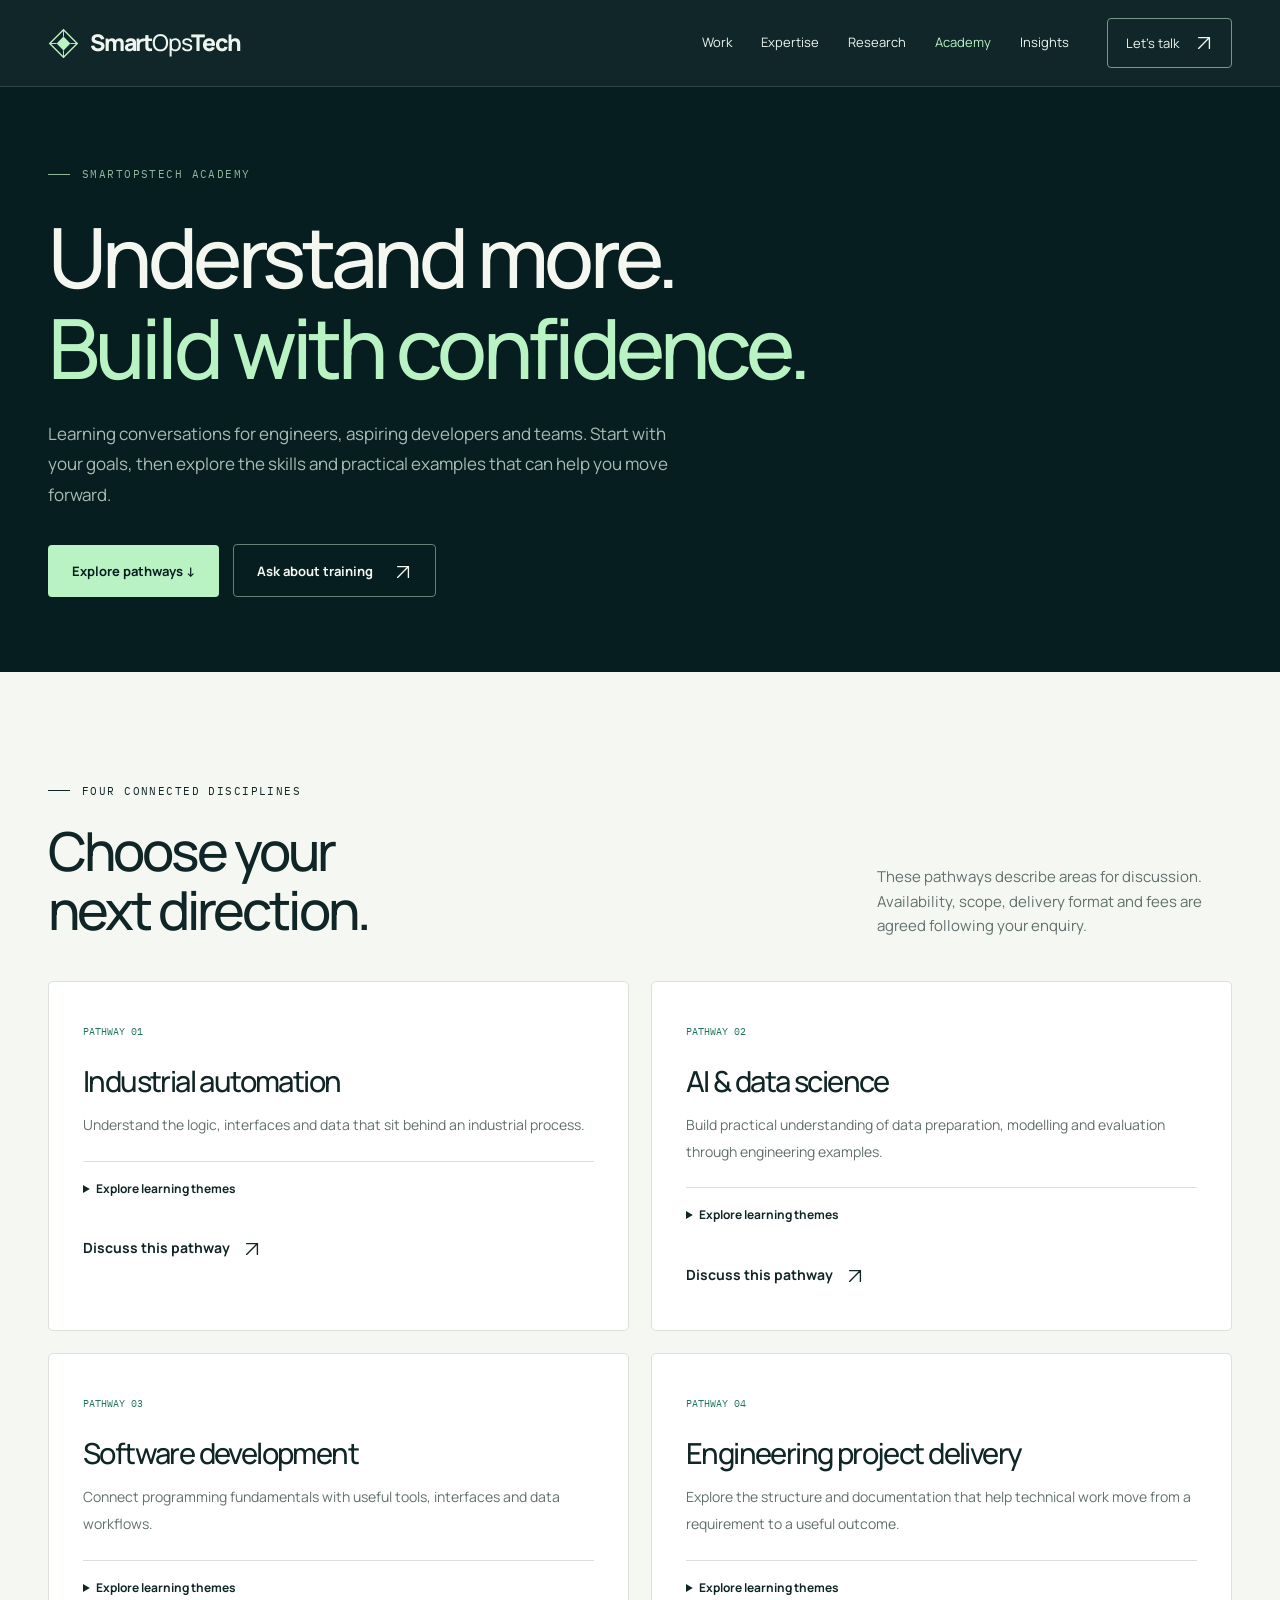
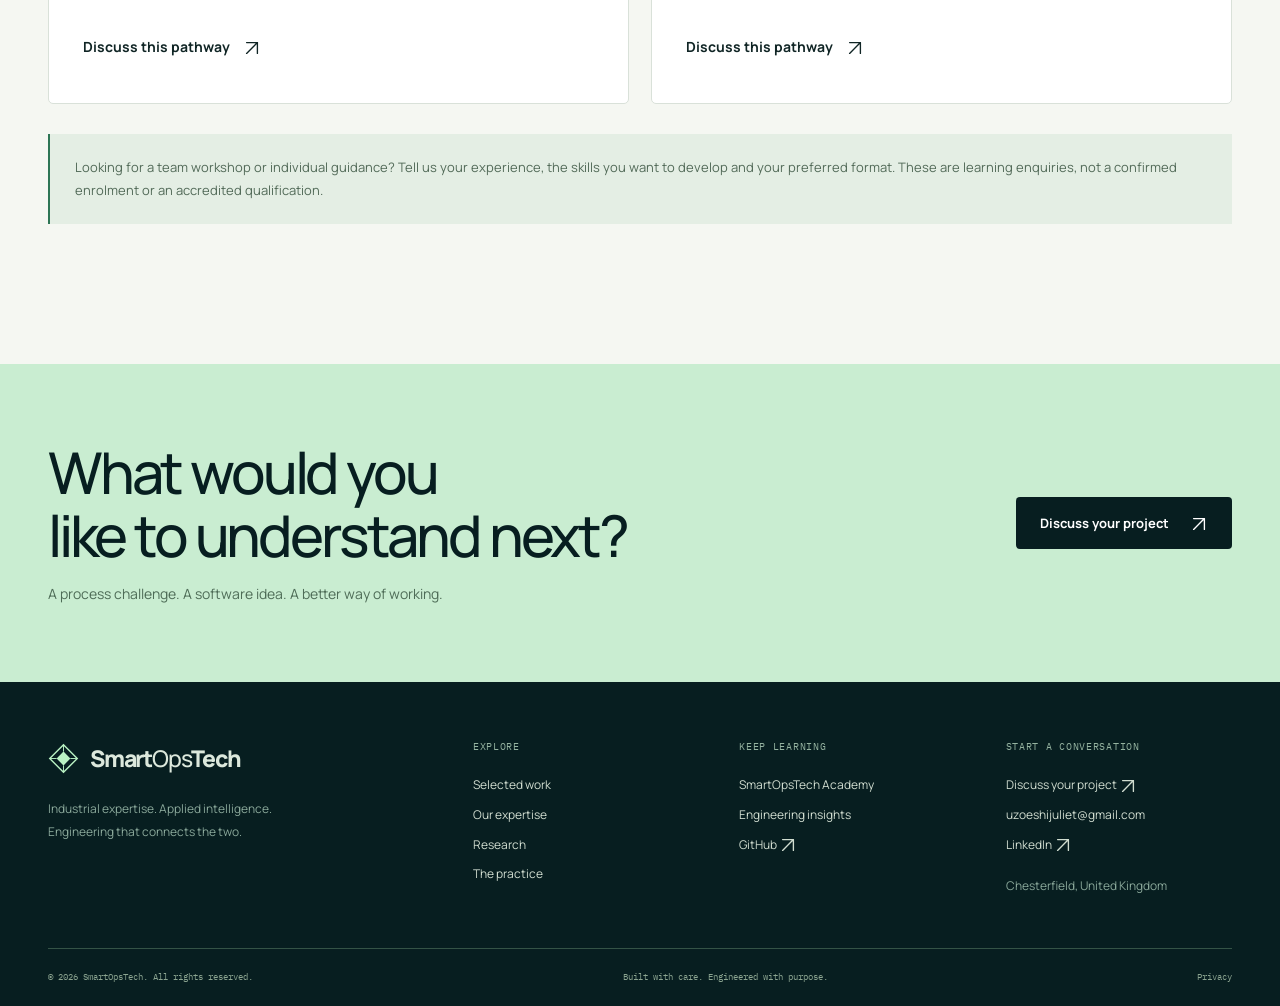
<file: training.html>
<!doctype html>
<html lang="en-GB"><head><meta charset="utf-8"><meta name="viewport" content="width=device-width,initial-scale=1"><title>Academy &amp; learning pathways | SmartOpsTech</title><meta name="description" content="Explore SmartOpsTech learning pathways in automation, AI and data science, software development and engineering project delivery."><meta name="theme-color" content="#071e20"><link rel="canonical" href="https://smartopstech.com/training.html"><link rel="icon" href="assets/favicon.svg" type="image/svg+xml"><link rel="apple-touch-icon" href="assets/apple-touch-icon.png"><meta property="og:type" content="website"><meta property="og:site_name" content="SmartOpsTech"><meta property="og:title" content="Academy &amp; learning pathways"><meta property="og:description" content="Explore SmartOpsTech learning pathways in automation, AI and data science, software development and engineering project delivery."><meta property="og:url" content="https://smartopstech.com/training.html"><meta property="og:image" content="https://smartopstech.com/assets/og-image.png"><meta property="og:image:width" content="1200"><meta property="og:image:height" content="630"><meta name="twitter:card" content="summary_large_image"><link rel="stylesheet" href="assets/fonts.css"><link rel="stylesheet" href="assets/site.css"><script src="assets/site.js" defer></script><script type="application/ld+json">{"@context": "https://schema.org", "@type": "Organization", "name": "SmartOpsTech", "url": "https://smartopstech.com/", "email": "uzoeshijuliet@gmail.com", "sameAs": ["https://github.com/Omabel212", "https://www.linkedin.com/in/juliet-uzoeshi-546a471b1"]}</script><noscript><style>.nav-toggle{display:none}@media(max-width:900px){.header-inner{height:auto;flex-wrap:wrap;padding-top:20px}.nav-links{position:static;display:flex;width:100%;border:0;padding:12px 0;flex-direction:row;flex-wrap:wrap}}</style></noscript></head><body><a class="skip" href="#main">Skip to content</a><header class="site-header"><div class="wrap header-inner"><a class="brand" href="index.html" aria-label="SmartOpsTech home"><svg viewBox="0 0 36 36" fill="none" aria-hidden="true"><path d="M18 2 34 18 18 34 2 18Z" stroke="currentColor" stroke-width="1.6"/><path d="m18 10 8 8-8 8-8-8Z" fill="currentColor"/><path d="M18 2v8M34 18h-8M18 34v-8M2 18h8" stroke="currentColor" stroke-width="1.1"/></svg><span>Smart<em>Ops</em>Tech</span></a><button class="nav-toggle" aria-expanded="false" aria-controls="main-nav">Menu <span aria-hidden="true">＋</span></button><nav class="nav-links" id="main-nav" aria-label="Main navigation"><a href="work.html">Work</a><a href="index.html#expertise">Expertise</a><a href="research.html">Research</a><a href="training.html" aria-current="page">Academy</a><a href="blog.html">Insights</a><a class="nav-cta" href="contact.html">Let’s talk <span class="arrow" aria-hidden="true"><svg class="arrow-icon" viewBox="0 0 20 20" width="18" height="18" fill="none" aria-hidden="true"><path d="M4 16 16 4M4 4h12v12" stroke="currentColor" stroke-width="1.5" stroke-linecap="round" stroke-linejoin="round"/></svg></span></a></nav></div></header><main id="main"><section class="page-hero dark"><div class="wrap"><div class="eyebrow">SmartOpsTech Academy</div><h1>Understand more.<br><span class="light">Build with confidence.</span></h1><p>Learning conversations for engineers, aspiring developers and teams. Start with your goals, then explore the skills and practical examples that can help you move forward.</p><div class="actions"><a class="btn btn-primary" href="#pathways">Explore pathways ↓</a><a class="btn btn-outline" href="contact.html?interest=Training%20enquiry">Ask about training <span class="arrow" aria-hidden="true"><svg class="arrow-icon" viewBox="0 0 20 20" width="18" height="18" fill="none" aria-hidden="true"><path d="M4 16 16 4M4 4h12v12" stroke="currentColor" stroke-width="1.5" stroke-linecap="round" stroke-linejoin="round"/></svg></span></a></div></div></section><section class="section" id="pathways"><div class="wrap"><div class="section-head"><div><div class="eyebrow">Four connected disciplines</div><h2>Choose your<br>next direction.</h2></div><p>These pathways describe areas for discussion. Availability, scope, delivery format and fees are agreed following your enquiry.</p></div><div class="tracks"><article class="track-card" id="track-ia"><span>PATHWAY 01</span><h2>Industrial automation</h2><p>Understand the logic, interfaces and data that sit behind an industrial process.</p><details><summary>Explore learning themes</summary><ul><li>PLC programming and sequential control</li><li>HMI and SCADA fundamentals</li><li>Industrial communication concepts</li><li>Testing, documentation and handover</li></ul></details><a class="text-link" href="contact.html?interest=Automation%20learning">Discuss this pathway <span class="arrow" aria-hidden="true"><svg class="arrow-icon" viewBox="0 0 20 20" width="18" height="18" fill="none" aria-hidden="true"><path d="M4 16 16 4M4 4h12v12" stroke="currentColor" stroke-width="1.5" stroke-linecap="round" stroke-linejoin="round"/></svg></span></a></article><article class="track-card" id="track-ai"><span>PATHWAY 02</span><h2>AI & data science</h2><p>Build practical understanding of data preparation, modelling and evaluation through engineering examples.</p><details><summary>Explore learning themes</summary><ul><li>Python for industrial data</li><li>Predictive modelling and anomaly detection</li><li>Model evaluation and limitations</li><li>Presenting insights to technical users</li></ul></details><a class="text-link" href="contact.html?interest=AI%20%26%20data%20science%20learning">Discuss this pathway <span class="arrow" aria-hidden="true"><svg class="arrow-icon" viewBox="0 0 20 20" width="18" height="18" fill="none" aria-hidden="true"><path d="M4 16 16 4M4 4h12v12" stroke="currentColor" stroke-width="1.5" stroke-linecap="round" stroke-linejoin="round"/></svg></span></a></article><article class="track-card" id="track-sw"><span>PATHWAY 03</span><h2>Software development</h2><p>Connect programming fundamentals with useful tools, interfaces and data workflows.</p><details><summary>Explore learning themes</summary><ul><li>Python application development</li><li>Data handling and APIs</li><li>Web interfaces and dashboards</li><li>Version control and structured development</li></ul></details><a class="text-link" href="contact.html?interest=Software%20learning">Discuss this pathway <span class="arrow" aria-hidden="true"><svg class="arrow-icon" viewBox="0 0 20 20" width="18" height="18" fill="none" aria-hidden="true"><path d="M4 16 16 4M4 4h12v12" stroke="currentColor" stroke-width="1.5" stroke-linecap="round" stroke-linejoin="round"/></svg></span></a></article><article class="track-card" id="track-pm"><span>PATHWAY 04</span><h2>Engineering project delivery</h2><p>Explore the structure and documentation that help technical work move from a requirement to a useful outcome.</p><details><summary>Explore learning themes</summary><ul><li>Requirements and scope definition</li><li>Technical documentation</li><li>FAT and SAT planning</li><li>Risk, progress and knowledge transfer</li></ul></details><a class="text-link" href="contact.html?interest=Project%20delivery%20learning">Discuss this pathway <span class="arrow" aria-hidden="true"><svg class="arrow-icon" viewBox="0 0 20 20" width="18" height="18" fill="none" aria-hidden="true"><path d="M4 16 16 4M4 4h12v12" stroke="currentColor" stroke-width="1.5" stroke-linecap="round" stroke-linejoin="round"/></svg></span></a></article></div><div class="note" id="enrol">Looking for a team workshop or individual guidance? Tell us your experience, the skills you want to develop and your preferred format. These are learning enquiries, not a confirmed enrolment or an accredited qualification.</div></div></section><section class="cta-band" id="contact"><div class="wrap cta-inner"><div><h2>What would you<br>like to understand next?</h2><p>A process challenge. A software idea. A better way of working.</p></div><a class="btn btn-dark" href="contact.html">Discuss your project <span class="arrow" aria-hidden="true"><svg class="arrow-icon" viewBox="0 0 20 20" width="18" height="18" fill="none" aria-hidden="true"><path d="M4 16 16 4M4 4h12v12" stroke="currentColor" stroke-width="1.5" stroke-linecap="round" stroke-linejoin="round"/></svg></span></a></div></section></main><footer class="site-footer"><div class="wrap"><div class="footer-top"><div class="footer-brand"><a class="brand" href="index.html" aria-label="SmartOpsTech home"><svg viewBox="0 0 36 36" fill="none" aria-hidden="true"><path d="M18 2 34 18 18 34 2 18Z" stroke="currentColor" stroke-width="1.6"/><path d="m18 10 8 8-8 8-8-8Z" fill="currentColor"/><path d="M18 2v8M34 18h-8M18 34v-8M2 18h8" stroke="currentColor" stroke-width="1.1"/></svg><span>Smart<em>Ops</em>Tech</span></a><p>Industrial expertise. Applied intelligence.<br>Engineering that connects the two.</p></div><div><h4>Explore</h4><a href="work.html">Selected work</a><a href="index.html#expertise">Our expertise</a><a href="research.html">Research</a><a href="index.html#about">The practice</a></div><div><h4>Keep learning</h4><a href="training.html">SmartOpsTech Academy</a><a href="blog.html">Engineering insights</a><a href="https://github.com/Omabel212" target="_blank" rel="noopener noreferrer">GitHub <svg class="arrow-icon" viewBox="0 0 20 20" width="18" height="18" fill="none" aria-hidden="true"><path d="M4 16 16 4M4 4h12v12" stroke="currentColor" stroke-width="1.5" stroke-linecap="round" stroke-linejoin="round"/></svg></a></div><div class="footer-contact"><h4>Start a conversation</h4><a href="contact.html">Discuss your project <svg class="arrow-icon" viewBox="0 0 20 20" width="18" height="18" fill="none" aria-hidden="true"><path d="M4 16 16 4M4 4h12v12" stroke="currentColor" stroke-width="1.5" stroke-linecap="round" stroke-linejoin="round"/></svg></a><a href="mailto:uzoeshijuliet@gmail.com">uzoeshijuliet@gmail.com</a><a href="https://www.linkedin.com/in/juliet-uzoeshi-546a471b1" target="_blank" rel="noopener noreferrer">LinkedIn <svg class="arrow-icon" viewBox="0 0 20 20" width="18" height="18" fill="none" aria-hidden="true"><path d="M4 16 16 4M4 4h12v12" stroke="currentColor" stroke-width="1.5" stroke-linecap="round" stroke-linejoin="round"/></svg></a><p>Chesterfield, United Kingdom</p></div></div><div class="footer-bottom"><span>© 2026 SmartOpsTech. All rights reserved.</span><span>Built with care. Engineered with purpose.</span><a href="privacy.html">Privacy</a></div></div></footer></body></html>
</file>
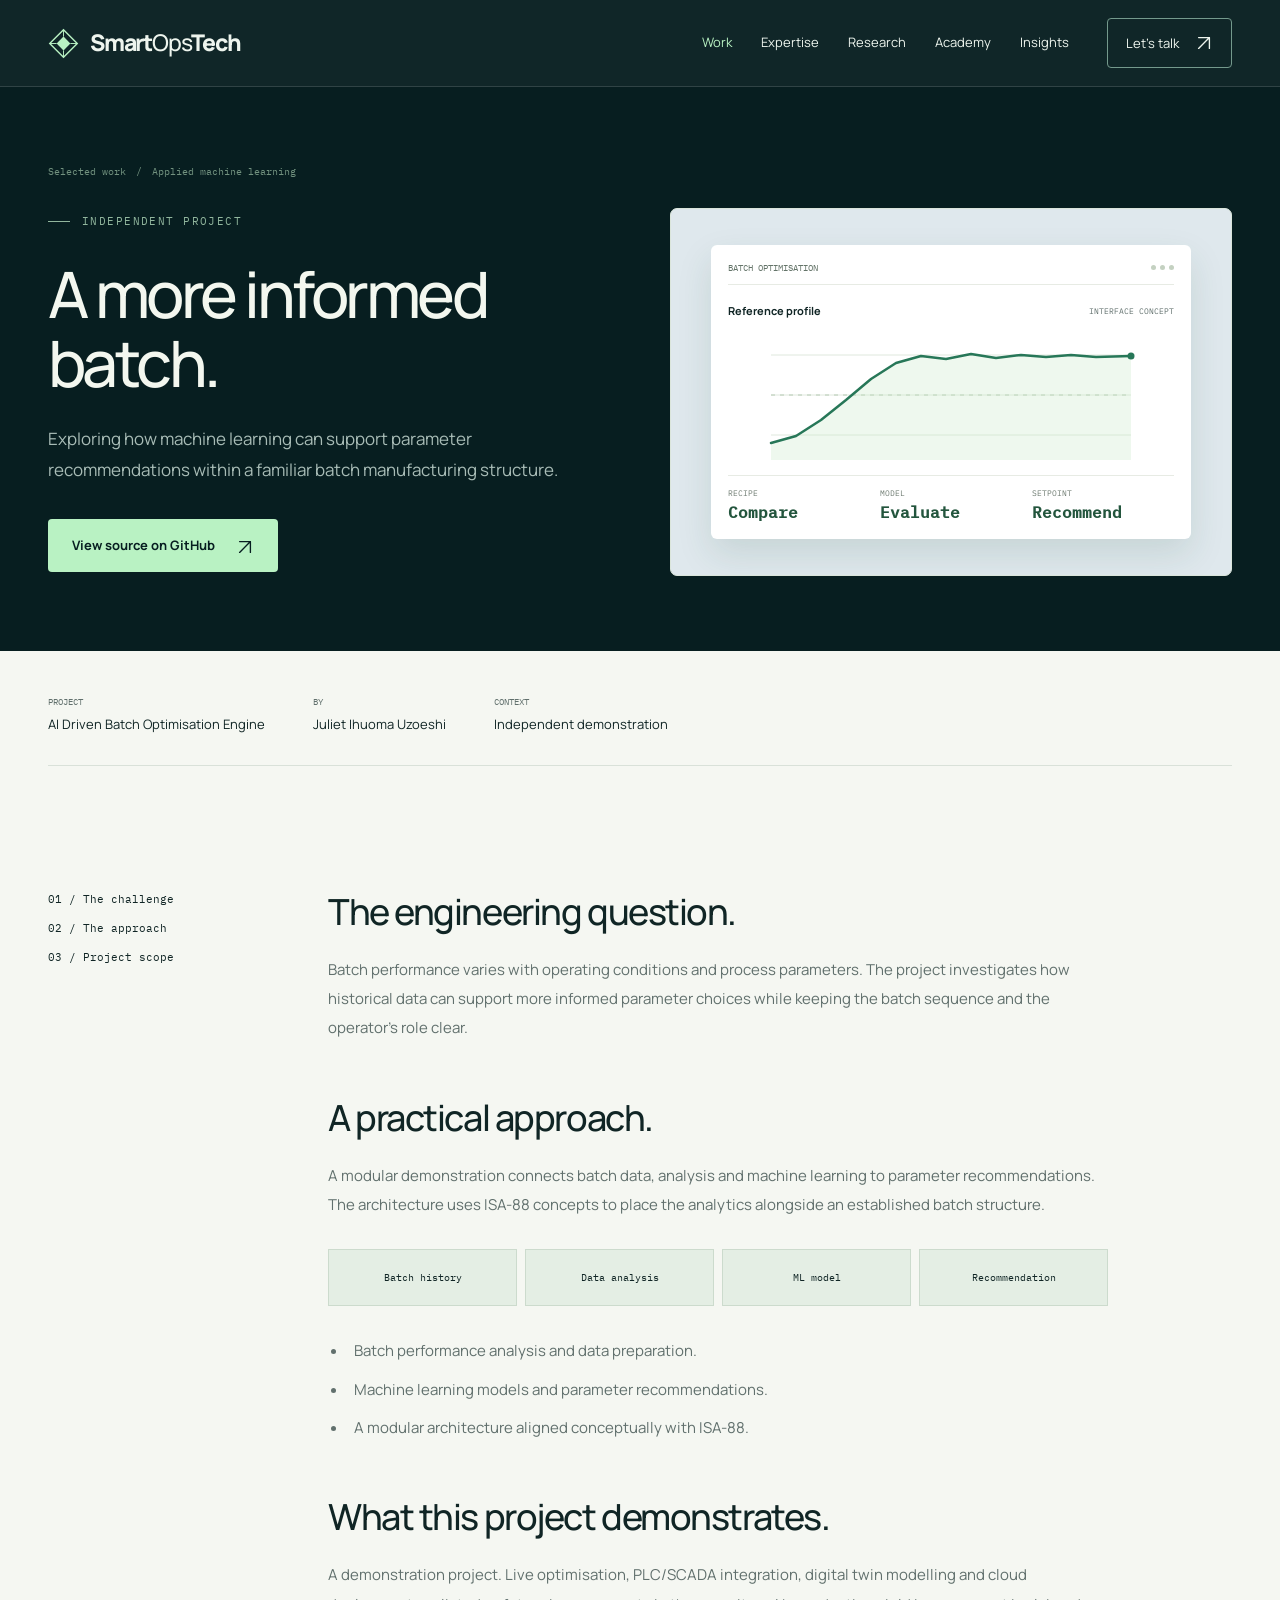
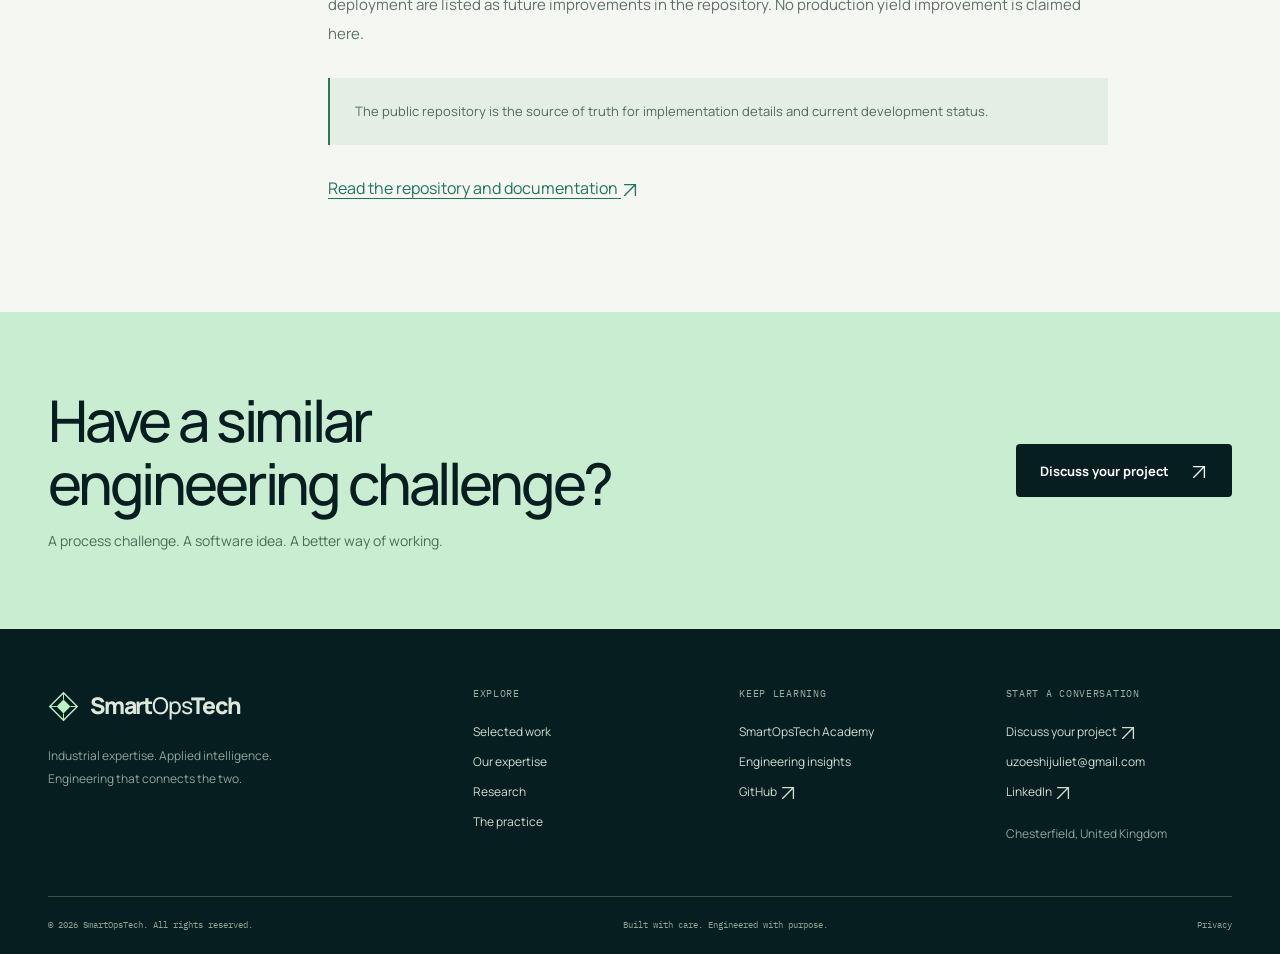
<file: work-batch-optimisation.html>
<!doctype html>
<html lang="en-GB"><head><meta charset="utf-8"><meta name="viewport" content="width=device-width,initial-scale=1"><title>AI Driven Batch Optimisation Engine | SmartOpsTech</title><meta name="description" content="Exploring how machine learning can support parameter recommendations within a familiar batch manufacturing structure."><meta name="theme-color" content="#071e20"><link rel="canonical" href="https://smartopstech.com/work-batch-optimisation.html"><link rel="icon" href="assets/favicon.svg" type="image/svg+xml"><link rel="apple-touch-icon" href="assets/apple-touch-icon.png"><meta property="og:type" content="website"><meta property="og:site_name" content="SmartOpsTech"><meta property="og:title" content="AI Driven Batch Optimisation Engine"><meta property="og:description" content="Exploring how machine learning can support parameter recommendations within a familiar batch manufacturing structure."><meta property="og:url" content="https://smartopstech.com/work-batch-optimisation.html"><meta property="og:image" content="https://smartopstech.com/assets/og-image.png"><meta property="og:image:width" content="1200"><meta property="og:image:height" content="630"><meta name="twitter:card" content="summary_large_image"><link rel="stylesheet" href="assets/fonts.css"><link rel="stylesheet" href="assets/site.css"><script src="assets/site.js" defer></script><script type="application/ld+json">{"@context": "https://schema.org", "@type": "Organization", "name": "SmartOpsTech", "url": "https://smartopstech.com/", "email": "uzoeshijuliet@gmail.com", "sameAs": ["https://github.com/Omabel212", "https://www.linkedin.com/in/juliet-uzoeshi-546a471b1"]}</script><noscript><style>.nav-toggle{display:none}@media(max-width:900px){.header-inner{height:auto;flex-wrap:wrap;padding-top:20px}.nav-links{position:static;display:flex;width:100%;border:0;padding:12px 0;flex-direction:row;flex-wrap:wrap}}</style></noscript></head><body><a class="skip" href="#main">Skip to content</a><header class="site-header"><div class="wrap header-inner"><a class="brand" href="index.html" aria-label="SmartOpsTech home"><svg viewBox="0 0 36 36" fill="none" aria-hidden="true"><path d="M18 2 34 18 18 34 2 18Z" stroke="currentColor" stroke-width="1.6"/><path d="m18 10 8 8-8 8-8-8Z" fill="currentColor"/><path d="M18 2v8M34 18h-8M18 34v-8M2 18h8" stroke="currentColor" stroke-width="1.1"/></svg><span>Smart<em>Ops</em>Tech</span></a><button class="nav-toggle" aria-expanded="false" aria-controls="main-nav">Menu <span aria-hidden="true">＋</span></button><nav class="nav-links" id="main-nav" aria-label="Main navigation"><a href="work.html" aria-current="page">Work</a><a href="index.html#expertise">Expertise</a><a href="research.html">Research</a><a href="training.html">Academy</a><a href="blog.html">Insights</a><a class="nav-cta" href="contact.html">Let’s talk <span class="arrow" aria-hidden="true"><svg class="arrow-icon" viewBox="0 0 20 20" width="18" height="18" fill="none" aria-hidden="true"><path d="M4 16 16 4M4 4h12v12" stroke="currentColor" stroke-width="1.5" stroke-linecap="round" stroke-linejoin="round"/></svg></span></a></nav></div></header><main id="main"><section class="page-hero dark"><div class="wrap"><div class="breadcrumb"><a href="work.html">Selected work</a><span>/</span><span>Applied machine learning</span></div><div class="case-hero-layout"><div><div class="eyebrow">Independent project</div><h1>A more informed batch.</h1><p>Exploring how machine learning can support parameter recommendations within a familiar batch manufacturing structure.</p><div class="actions"><a class="btn btn-primary" href="https://github.com/Omabel212/AI_Driven_Batch_Optimisation_Engine" target="_blank" rel="noopener noreferrer">View source on GitHub <span class="arrow" aria-hidden="true"><svg class="arrow-icon" viewBox="0 0 20 20" width="18" height="18" fill="none" aria-hidden="true"><path d="M4 16 16 4M4 4h12v12" stroke="currentColor" stroke-width="1.5" stroke-linecap="round" stroke-linejoin="round"/></svg></span></a></div></div><div class="work-art" data-art="batch" aria-label="Illustrative Batch optimisation interface"><div class="mini-window"><div class="window-bar"><span>BATCH OPTIMISATION</span><span class="window-dots"><i></i><i></i><i></i></span></div><div class="mini-top"><span>Reference profile</span><small>INTERFACE CONCEPT</small></div><svg class="mini-chart" viewBox="0 0 360 135" fill="none" aria-hidden="true"><path d="M0 25H360M0 65H360M0 105H360" stroke="#dfe8dd"/><path d="M0 65H360" stroke="#b6c9b4" stroke-dasharray="4 5"/><polyline points="0,113 25,106 50,90 75,70 100,49 125,33 150,26 175,29 200,24 225,28 250,25 275,27 300,25 325,27 360,26 360,130 0,130" fill="#c6e7c64d"/><polyline points="0,113 25,106 50,90 75,70 100,49 125,33 150,26 175,29 200,24 225,28 250,25 275,27 300,25 325,27 360,26" stroke="#277758" stroke-width="2.5" stroke-linecap="round" stroke-linejoin="round"/><circle cx="360" cy="26" r="3.5" fill="#277758"/></svg><div class="mini-bottom"><span>RECIPE<b>Compare</b></span><span>MODEL<b>Evaluate</b></span><span>SETPOINT<b>Recommend</b></span></div></div></div></div></div></section><div class="wrap"><dl class="case-facts"><div><dt>Project</dt><dd>AI Driven Batch Optimisation Engine</dd></div><div><dt>By</dt><dd>Juliet Ihuoma Uzoeshi</dd></div><div><dt>Context</dt><dd>Independent demonstration</dd></div></dl></div><section class="section"><div class="wrap case-content"><nav class="case-nav" aria-label="On this page"><a href="#challenge">01 / The challenge</a><a href="#approach">02 / The approach</a><a href="#scope">03 / Project scope</a></nav><div class="case-prose"><h2 id="challenge">The engineering question.</h2><p>Batch performance varies with operating conditions and process parameters. The project investigates how historical data can support more informed parameter choices while keeping the batch sequence and the operator’s role clear.</p><h2 id="approach">A practical approach.</h2><p>A modular demonstration connects batch data, analysis and machine learning to parameter recommendations. The architecture uses ISA-88 concepts to place the analytics alongside an established batch structure.</p><div class="pipeline"><span>Batch history</span><span>Data analysis</span><span>ML model</span><span>Recommendation</span></div><ul><li>Batch performance analysis and data preparation.</li><li>Machine learning models and parameter recommendations.</li><li>A modular architecture aligned conceptually with ISA-88.</li></ul><h2 id="scope">What this project demonstrates.</h2><p>A demonstration project. Live optimisation, PLC/SCADA integration, digital twin modelling and cloud deployment are listed as future improvements in the repository. No production yield improvement is claimed here.</p><div class="note">The public repository is the source of truth for implementation details and current development status.</div><a href="https://github.com/Omabel212/AI_Driven_Batch_Optimisation_Engine" target="_blank" rel="noopener noreferrer">Read the repository and documentation <svg class="arrow-icon" viewBox="0 0 20 20" width="18" height="18" fill="none" aria-hidden="true"><path d="M4 16 16 4M4 4h12v12" stroke="currentColor" stroke-width="1.5" stroke-linecap="round" stroke-linejoin="round"/></svg></a></div></div></section><section class="cta-band" id="contact"><div class="wrap cta-inner"><div><h2>Have a similar<br>engineering challenge?</h2><p>A process challenge. A software idea. A better way of working.</p></div><a class="btn btn-dark" href="contact.html">Discuss your project <span class="arrow" aria-hidden="true"><svg class="arrow-icon" viewBox="0 0 20 20" width="18" height="18" fill="none" aria-hidden="true"><path d="M4 16 16 4M4 4h12v12" stroke="currentColor" stroke-width="1.5" stroke-linecap="round" stroke-linejoin="round"/></svg></span></a></div></section></main><footer class="site-footer"><div class="wrap"><div class="footer-top"><div class="footer-brand"><a class="brand" href="index.html" aria-label="SmartOpsTech home"><svg viewBox="0 0 36 36" fill="none" aria-hidden="true"><path d="M18 2 34 18 18 34 2 18Z" stroke="currentColor" stroke-width="1.6"/><path d="m18 10 8 8-8 8-8-8Z" fill="currentColor"/><path d="M18 2v8M34 18h-8M18 34v-8M2 18h8" stroke="currentColor" stroke-width="1.1"/></svg><span>Smart<em>Ops</em>Tech</span></a><p>Industrial expertise. Applied intelligence.<br>Engineering that connects the two.</p></div><div><h4>Explore</h4><a href="work.html">Selected work</a><a href="index.html#expertise">Our expertise</a><a href="research.html">Research</a><a href="index.html#about">The practice</a></div><div><h4>Keep learning</h4><a href="training.html">SmartOpsTech Academy</a><a href="blog.html">Engineering insights</a><a href="https://github.com/Omabel212" target="_blank" rel="noopener noreferrer">GitHub <svg class="arrow-icon" viewBox="0 0 20 20" width="18" height="18" fill="none" aria-hidden="true"><path d="M4 16 16 4M4 4h12v12" stroke="currentColor" stroke-width="1.5" stroke-linecap="round" stroke-linejoin="round"/></svg></a></div><div class="footer-contact"><h4>Start a conversation</h4><a href="contact.html">Discuss your project <svg class="arrow-icon" viewBox="0 0 20 20" width="18" height="18" fill="none" aria-hidden="true"><path d="M4 16 16 4M4 4h12v12" stroke="currentColor" stroke-width="1.5" stroke-linecap="round" stroke-linejoin="round"/></svg></a><a href="mailto:uzoeshijuliet@gmail.com">uzoeshijuliet@gmail.com</a><a href="https://www.linkedin.com/in/juliet-uzoeshi-546a471b1" target="_blank" rel="noopener noreferrer">LinkedIn <svg class="arrow-icon" viewBox="0 0 20 20" width="18" height="18" fill="none" aria-hidden="true"><path d="M4 16 16 4M4 4h12v12" stroke="currentColor" stroke-width="1.5" stroke-linecap="round" stroke-linejoin="round"/></svg></a><p>Chesterfield, United Kingdom</p></div></div><div class="footer-bottom"><span>© 2026 SmartOpsTech. All rights reserved.</span><span>Built with care. Engineered with purpose.</span><a href="privacy.html">Privacy</a></div></div></footer></body></html>
</file>
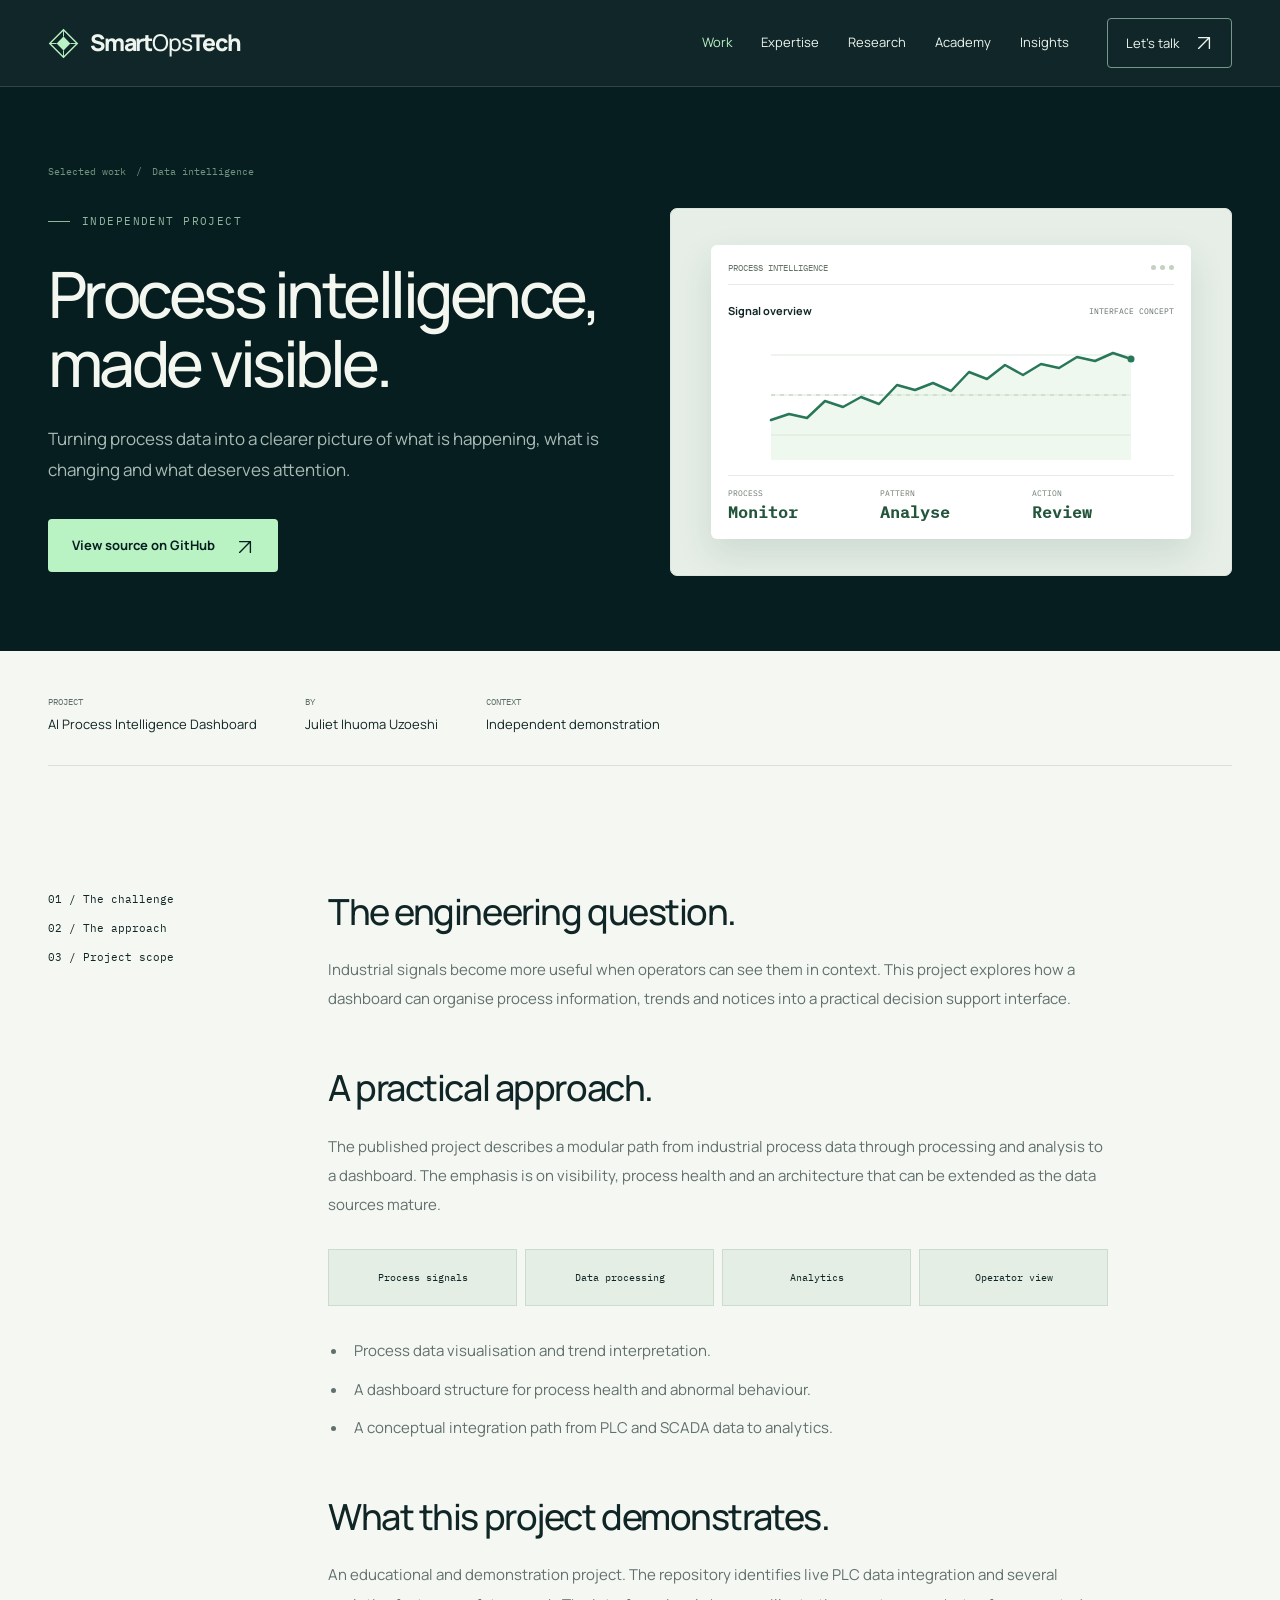
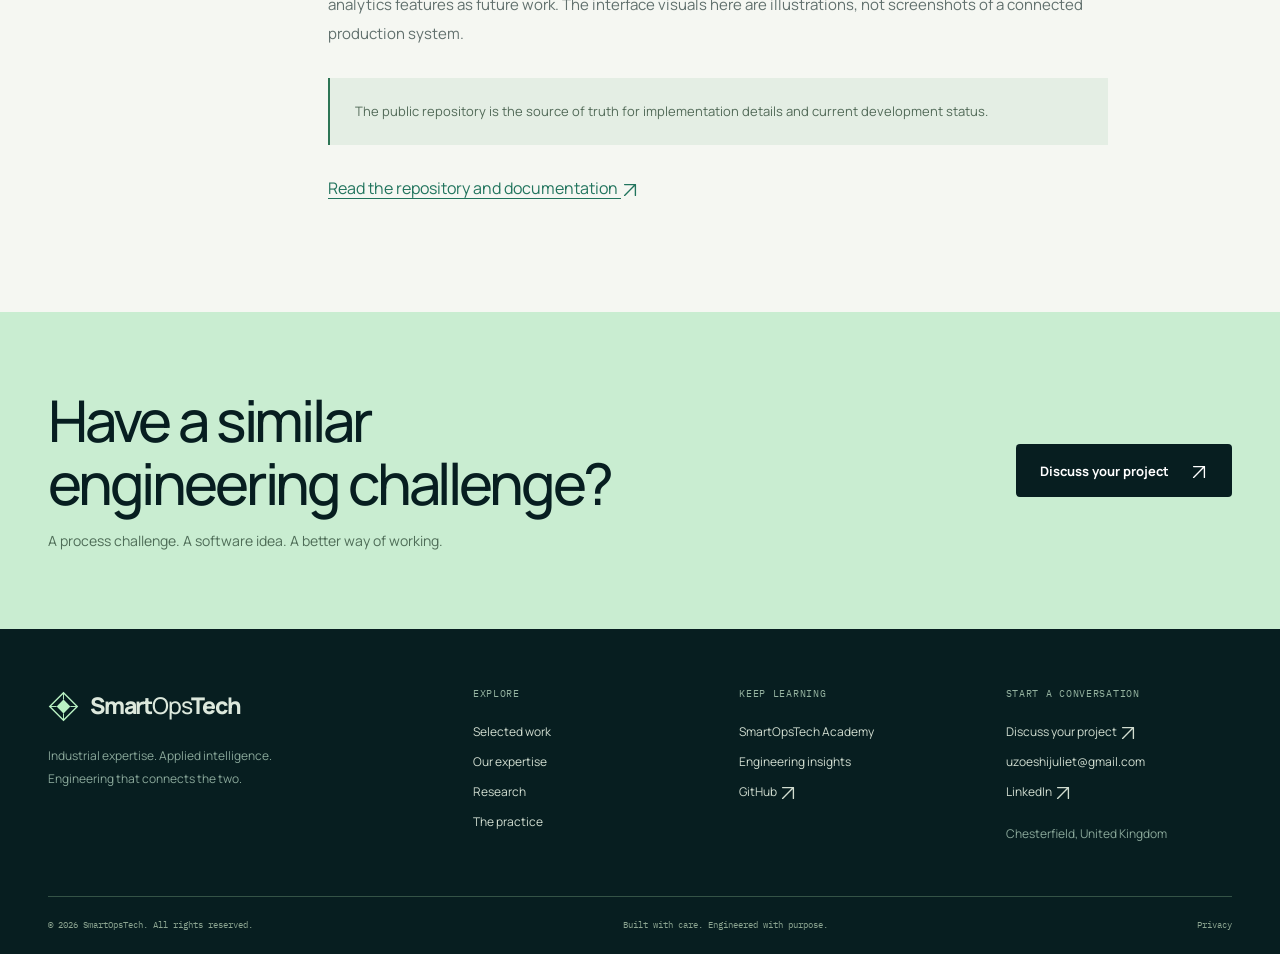
<file: work-process-intelligence.html>
<!doctype html>
<html lang="en-GB"><head><meta charset="utf-8"><meta name="viewport" content="width=device-width,initial-scale=1"><title>AI Process Intelligence Dashboard | SmartOpsTech</title><meta name="description" content="Turning process data into a clearer picture of what is happening, what is changing and what deserves attention."><meta name="theme-color" content="#071e20"><link rel="canonical" href="https://smartopstech.com/work-process-intelligence.html"><link rel="icon" href="assets/favicon.svg" type="image/svg+xml"><link rel="apple-touch-icon" href="assets/apple-touch-icon.png"><meta property="og:type" content="website"><meta property="og:site_name" content="SmartOpsTech"><meta property="og:title" content="AI Process Intelligence Dashboard"><meta property="og:description" content="Turning process data into a clearer picture of what is happening, what is changing and what deserves attention."><meta property="og:url" content="https://smartopstech.com/work-process-intelligence.html"><meta property="og:image" content="https://smartopstech.com/assets/og-image.png"><meta property="og:image:width" content="1200"><meta property="og:image:height" content="630"><meta name="twitter:card" content="summary_large_image"><link rel="stylesheet" href="assets/fonts.css"><link rel="stylesheet" href="assets/site.css"><script src="assets/site.js" defer></script><script type="application/ld+json">{"@context": "https://schema.org", "@type": "Organization", "name": "SmartOpsTech", "url": "https://smartopstech.com/", "email": "uzoeshijuliet@gmail.com", "sameAs": ["https://github.com/Omabel212", "https://www.linkedin.com/in/juliet-uzoeshi-546a471b1"]}</script><noscript><style>.nav-toggle{display:none}@media(max-width:900px){.header-inner{height:auto;flex-wrap:wrap;padding-top:20px}.nav-links{position:static;display:flex;width:100%;border:0;padding:12px 0;flex-direction:row;flex-wrap:wrap}}</style></noscript></head><body><a class="skip" href="#main">Skip to content</a><header class="site-header"><div class="wrap header-inner"><a class="brand" href="index.html" aria-label="SmartOpsTech home"><svg viewBox="0 0 36 36" fill="none" aria-hidden="true"><path d="M18 2 34 18 18 34 2 18Z" stroke="currentColor" stroke-width="1.6"/><path d="m18 10 8 8-8 8-8-8Z" fill="currentColor"/><path d="M18 2v8M34 18h-8M18 34v-8M2 18h8" stroke="currentColor" stroke-width="1.1"/></svg><span>Smart<em>Ops</em>Tech</span></a><button class="nav-toggle" aria-expanded="false" aria-controls="main-nav">Menu <span aria-hidden="true">＋</span></button><nav class="nav-links" id="main-nav" aria-label="Main navigation"><a href="work.html" aria-current="page">Work</a><a href="index.html#expertise">Expertise</a><a href="research.html">Research</a><a href="training.html">Academy</a><a href="blog.html">Insights</a><a class="nav-cta" href="contact.html">Let’s talk <span class="arrow" aria-hidden="true"><svg class="arrow-icon" viewBox="0 0 20 20" width="18" height="18" fill="none" aria-hidden="true"><path d="M4 16 16 4M4 4h12v12" stroke="currentColor" stroke-width="1.5" stroke-linecap="round" stroke-linejoin="round"/></svg></span></a></nav></div></header><main id="main"><section class="page-hero dark"><div class="wrap"><div class="breadcrumb"><a href="work.html">Selected work</a><span>/</span><span>Data intelligence</span></div><div class="case-hero-layout"><div><div class="eyebrow">Independent project</div><h1>Process intelligence, made visible.</h1><p>Turning process data into a clearer picture of what is happening, what is changing and what deserves attention.</p><div class="actions"><a class="btn btn-primary" href="https://github.com/Omabel212/AI_Process_Dashboard" target="_blank" rel="noopener noreferrer">View source on GitHub <span class="arrow" aria-hidden="true"><svg class="arrow-icon" viewBox="0 0 20 20" width="18" height="18" fill="none" aria-hidden="true"><path d="M4 16 16 4M4 4h12v12" stroke="currentColor" stroke-width="1.5" stroke-linecap="round" stroke-linejoin="round"/></svg></span></a></div></div><div class="work-art" data-art="process" aria-label="Illustrative Process intelligence interface"><div class="mini-window"><div class="window-bar"><span>PROCESS INTELLIGENCE</span><span class="window-dots"><i></i><i></i><i></i></span></div><div class="mini-top"><span>Signal overview</span><small>INTERFACE CONCEPT</small></div><svg class="mini-chart" viewBox="0 0 360 135" fill="none" aria-hidden="true"><path d="M0 25H360M0 65H360M0 105H360" stroke="#dfe8dd"/><path d="M0 65H360" stroke="#b6c9b4" stroke-dasharray="4 5"/><polyline points="0,90 18,84 36,88 54,71 72,77 90,67 108,74 126,55 144,60 162,53 180,61 198,42 216,49 234,35 252,45 270,34 288,38 306,27 324,31 342,23 360,29 360,130 0,130" fill="#c6e7c64d"/><polyline points="0,90 18,84 36,88 54,71 72,77 90,67 108,74 126,55 144,60 162,53 180,61 198,42 216,49 234,35 252,45 270,34 288,38 306,27 324,31 342,23 360,29" stroke="#277758" stroke-width="2.5" stroke-linecap="round" stroke-linejoin="round"/><circle cx="360" cy="29" r="3.5" fill="#277758"/></svg><div class="mini-bottom"><span>PROCESS<b>Monitor</b></span><span>PATTERN<b>Analyse</b></span><span>ACTION<b>Review</b></span></div></div></div></div></div></section><div class="wrap"><dl class="case-facts"><div><dt>Project</dt><dd>AI Process Intelligence Dashboard</dd></div><div><dt>By</dt><dd>Juliet Ihuoma Uzoeshi</dd></div><div><dt>Context</dt><dd>Independent demonstration</dd></div></dl></div><section class="section"><div class="wrap case-content"><nav class="case-nav" aria-label="On this page"><a href="#challenge">01 / The challenge</a><a href="#approach">02 / The approach</a><a href="#scope">03 / Project scope</a></nav><div class="case-prose"><h2 id="challenge">The engineering question.</h2><p>Industrial signals become more useful when operators can see them in context. This project explores how a dashboard can organise process information, trends and notices into a practical decision support interface.</p><h2 id="approach">A practical approach.</h2><p>The published project describes a modular path from industrial process data through processing and analysis to a dashboard. The emphasis is on visibility, process health and an architecture that can be extended as the data sources mature.</p><div class="pipeline"><span>Process signals</span><span>Data processing</span><span>Analytics</span><span>Operator view</span></div><ul><li>Process data visualisation and trend interpretation.</li><li>A dashboard structure for process health and abnormal behaviour.</li><li>A conceptual integration path from PLC and SCADA data to analytics.</li></ul><h2 id="scope">What this project demonstrates.</h2><p>An educational and demonstration project. The repository identifies live PLC data integration and several analytics features as future work. The interface visuals here are illustrations, not screenshots of a connected production system.</p><div class="note">The public repository is the source of truth for implementation details and current development status.</div><a href="https://github.com/Omabel212/AI_Process_Dashboard" target="_blank" rel="noopener noreferrer">Read the repository and documentation <svg class="arrow-icon" viewBox="0 0 20 20" width="18" height="18" fill="none" aria-hidden="true"><path d="M4 16 16 4M4 4h12v12" stroke="currentColor" stroke-width="1.5" stroke-linecap="round" stroke-linejoin="round"/></svg></a></div></div></section><section class="cta-band" id="contact"><div class="wrap cta-inner"><div><h2>Have a similar<br>engineering challenge?</h2><p>A process challenge. A software idea. A better way of working.</p></div><a class="btn btn-dark" href="contact.html">Discuss your project <span class="arrow" aria-hidden="true"><svg class="arrow-icon" viewBox="0 0 20 20" width="18" height="18" fill="none" aria-hidden="true"><path d="M4 16 16 4M4 4h12v12" stroke="currentColor" stroke-width="1.5" stroke-linecap="round" stroke-linejoin="round"/></svg></span></a></div></section></main><footer class="site-footer"><div class="wrap"><div class="footer-top"><div class="footer-brand"><a class="brand" href="index.html" aria-label="SmartOpsTech home"><svg viewBox="0 0 36 36" fill="none" aria-hidden="true"><path d="M18 2 34 18 18 34 2 18Z" stroke="currentColor" stroke-width="1.6"/><path d="m18 10 8 8-8 8-8-8Z" fill="currentColor"/><path d="M18 2v8M34 18h-8M18 34v-8M2 18h8" stroke="currentColor" stroke-width="1.1"/></svg><span>Smart<em>Ops</em>Tech</span></a><p>Industrial expertise. Applied intelligence.<br>Engineering that connects the two.</p></div><div><h4>Explore</h4><a href="work.html">Selected work</a><a href="index.html#expertise">Our expertise</a><a href="research.html">Research</a><a href="index.html#about">The practice</a></div><div><h4>Keep learning</h4><a href="training.html">SmartOpsTech Academy</a><a href="blog.html">Engineering insights</a><a href="https://github.com/Omabel212" target="_blank" rel="noopener noreferrer">GitHub <svg class="arrow-icon" viewBox="0 0 20 20" width="18" height="18" fill="none" aria-hidden="true"><path d="M4 16 16 4M4 4h12v12" stroke="currentColor" stroke-width="1.5" stroke-linecap="round" stroke-linejoin="round"/></svg></a></div><div class="footer-contact"><h4>Start a conversation</h4><a href="contact.html">Discuss your project <svg class="arrow-icon" viewBox="0 0 20 20" width="18" height="18" fill="none" aria-hidden="true"><path d="M4 16 16 4M4 4h12v12" stroke="currentColor" stroke-width="1.5" stroke-linecap="round" stroke-linejoin="round"/></svg></a><a href="mailto:uzoeshijuliet@gmail.com">uzoeshijuliet@gmail.com</a><a href="https://www.linkedin.com/in/juliet-uzoeshi-546a471b1" target="_blank" rel="noopener noreferrer">LinkedIn <svg class="arrow-icon" viewBox="0 0 20 20" width="18" height="18" fill="none" aria-hidden="true"><path d="M4 16 16 4M4 4h12v12" stroke="currentColor" stroke-width="1.5" stroke-linecap="round" stroke-linejoin="round"/></svg></a><p>Chesterfield, United Kingdom</p></div></div><div class="footer-bottom"><span>© 2026 SmartOpsTech. All rights reserved.</span><span>Built with care. Engineered with purpose.</span><a href="privacy.html">Privacy</a></div></div></footer></body></html>
</file>
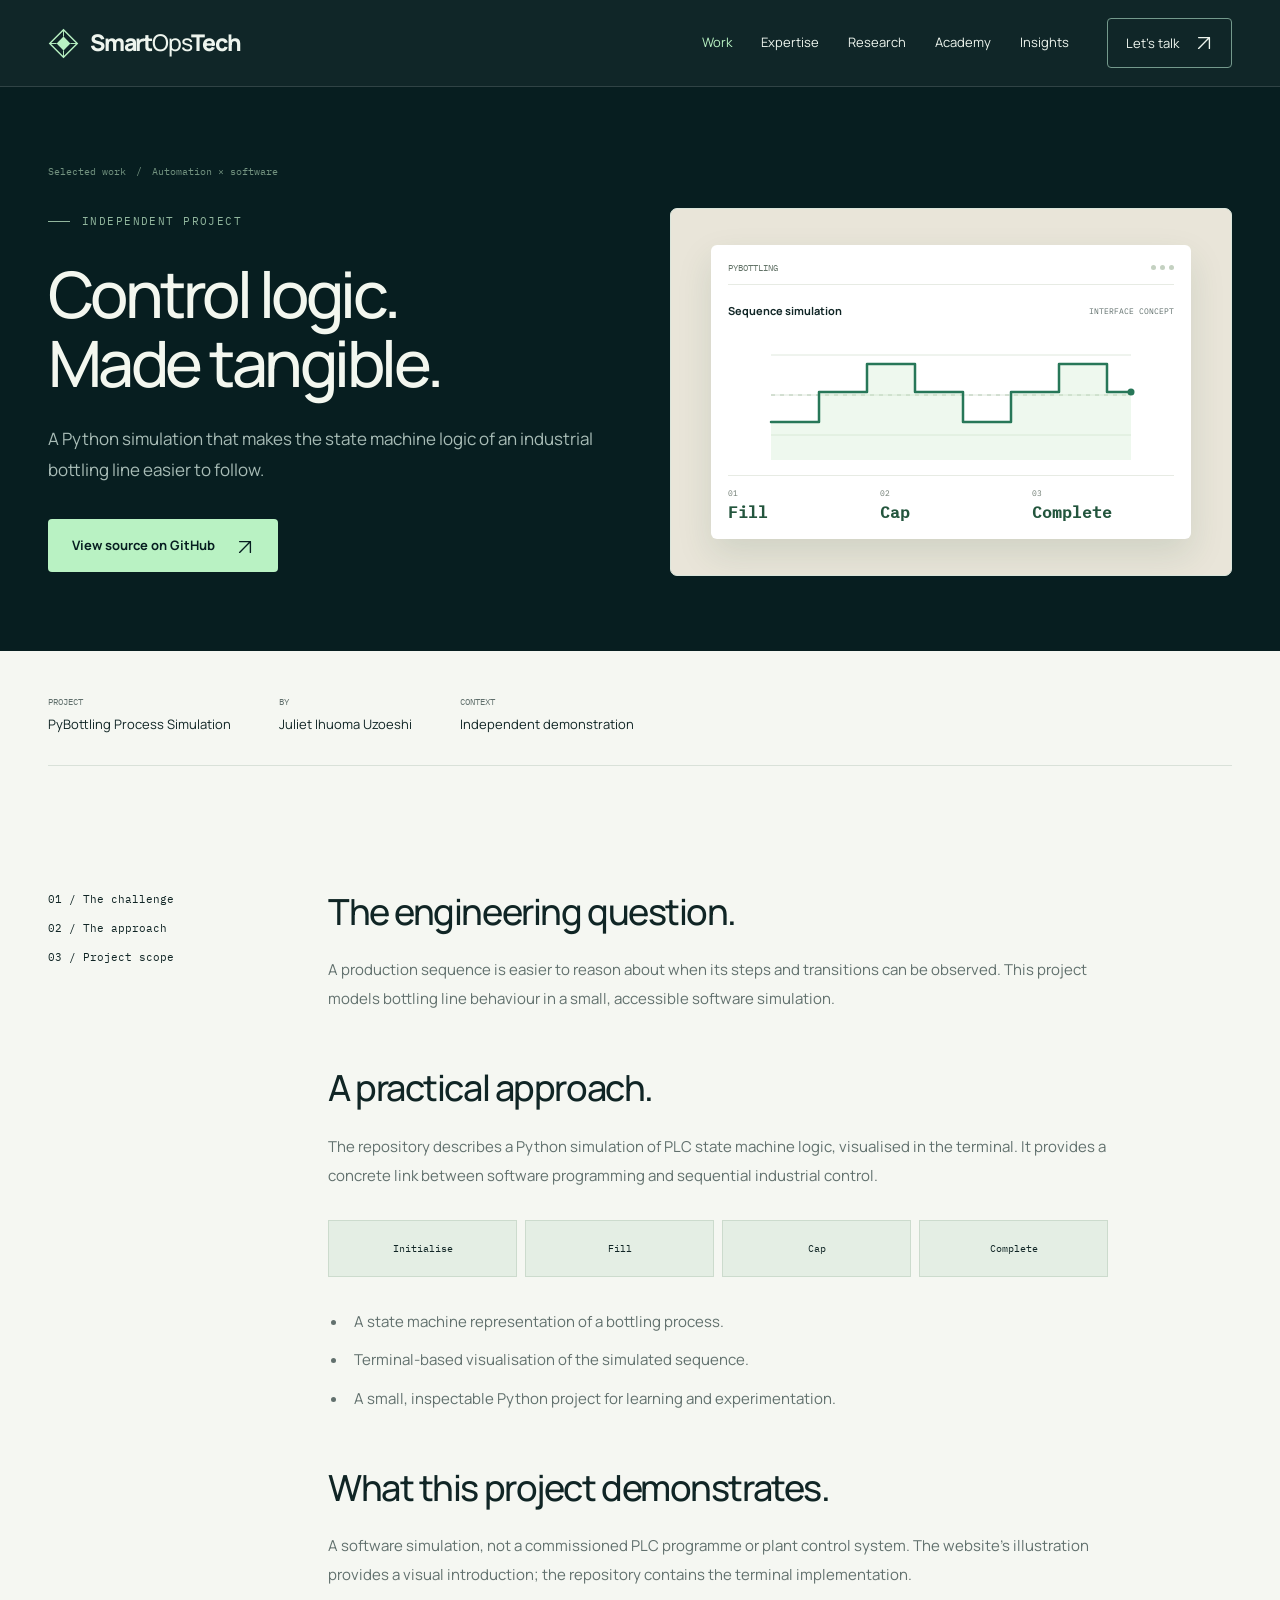
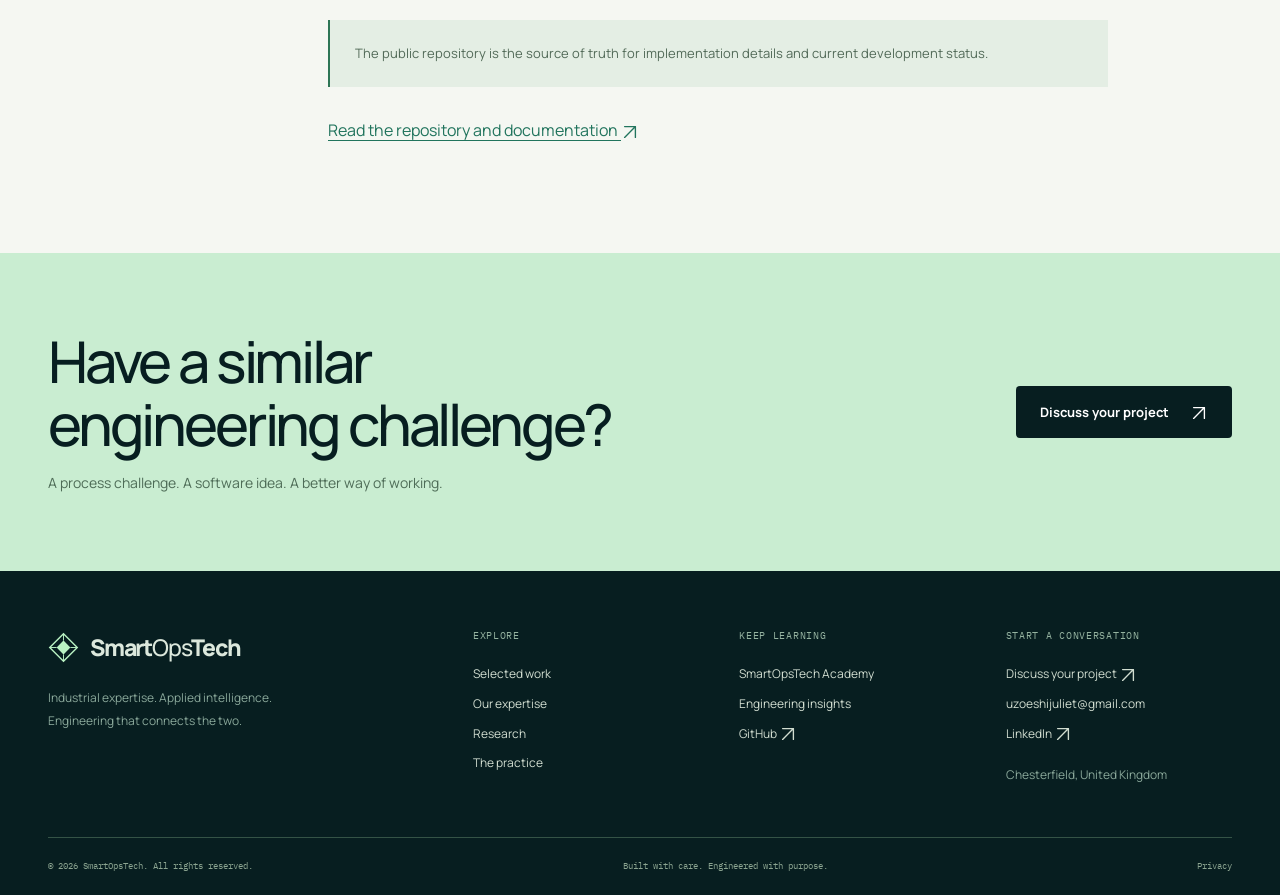
<file: work-pybottling.html>
<!doctype html>
<html lang="en-GB"><head><meta charset="utf-8"><meta name="viewport" content="width=device-width,initial-scale=1"><title>PyBottling Process Simulation | SmartOpsTech</title><meta name="description" content="A Python simulation that makes the state machine logic of an industrial bottling line easier to follow."><meta name="theme-color" content="#071e20"><link rel="canonical" href="https://smartopstech.com/work-pybottling.html"><link rel="icon" href="assets/favicon.svg" type="image/svg+xml"><link rel="apple-touch-icon" href="assets/apple-touch-icon.png"><meta property="og:type" content="website"><meta property="og:site_name" content="SmartOpsTech"><meta property="og:title" content="PyBottling Process Simulation"><meta property="og:description" content="A Python simulation that makes the state machine logic of an industrial bottling line easier to follow."><meta property="og:url" content="https://smartopstech.com/work-pybottling.html"><meta property="og:image" content="https://smartopstech.com/assets/og-image.png"><meta property="og:image:width" content="1200"><meta property="og:image:height" content="630"><meta name="twitter:card" content="summary_large_image"><link rel="stylesheet" href="assets/fonts.css"><link rel="stylesheet" href="assets/site.css"><script src="assets/site.js" defer></script><script type="application/ld+json">{"@context": "https://schema.org", "@type": "Organization", "name": "SmartOpsTech", "url": "https://smartopstech.com/", "email": "uzoeshijuliet@gmail.com", "sameAs": ["https://github.com/Omabel212", "https://www.linkedin.com/in/juliet-uzoeshi-546a471b1"]}</script><noscript><style>.nav-toggle{display:none}@media(max-width:900px){.header-inner{height:auto;flex-wrap:wrap;padding-top:20px}.nav-links{position:static;display:flex;width:100%;border:0;padding:12px 0;flex-direction:row;flex-wrap:wrap}}</style></noscript></head><body><a class="skip" href="#main">Skip to content</a><header class="site-header"><div class="wrap header-inner"><a class="brand" href="index.html" aria-label="SmartOpsTech home"><svg viewBox="0 0 36 36" fill="none" aria-hidden="true"><path d="M18 2 34 18 18 34 2 18Z" stroke="currentColor" stroke-width="1.6"/><path d="m18 10 8 8-8 8-8-8Z" fill="currentColor"/><path d="M18 2v8M34 18h-8M18 34v-8M2 18h8" stroke="currentColor" stroke-width="1.1"/></svg><span>Smart<em>Ops</em>Tech</span></a><button class="nav-toggle" aria-expanded="false" aria-controls="main-nav">Menu <span aria-hidden="true">＋</span></button><nav class="nav-links" id="main-nav" aria-label="Main navigation"><a href="work.html" aria-current="page">Work</a><a href="index.html#expertise">Expertise</a><a href="research.html">Research</a><a href="training.html">Academy</a><a href="blog.html">Insights</a><a class="nav-cta" href="contact.html">Let’s talk <span class="arrow" aria-hidden="true"><svg class="arrow-icon" viewBox="0 0 20 20" width="18" height="18" fill="none" aria-hidden="true"><path d="M4 16 16 4M4 4h12v12" stroke="currentColor" stroke-width="1.5" stroke-linecap="round" stroke-linejoin="round"/></svg></span></a></nav></div></header><main id="main"><section class="page-hero dark"><div class="wrap"><div class="breadcrumb"><a href="work.html">Selected work</a><span>/</span><span>Automation × software</span></div><div class="case-hero-layout"><div><div class="eyebrow">Independent project</div><h1>Control logic.<br>Made tangible.</h1><p>A Python simulation that makes the state machine logic of an industrial bottling line easier to follow.</p><div class="actions"><a class="btn btn-primary" href="https://github.com/Omabel212/PyBottling_Process" target="_blank" rel="noopener noreferrer">View source on GitHub <span class="arrow" aria-hidden="true"><svg class="arrow-icon" viewBox="0 0 20 20" width="18" height="18" fill="none" aria-hidden="true"><path d="M4 16 16 4M4 4h12v12" stroke="currentColor" stroke-width="1.5" stroke-linecap="round" stroke-linejoin="round"/></svg></span></a></div></div><div class="work-art" data-art="bottling" aria-label="Illustrative PyBottling interface"><div class="mini-window"><div class="window-bar"><span>PYBOTTLING</span><span class="window-dots"><i></i><i></i><i></i></span></div><div class="mini-top"><span>Sequence simulation</span><small>INTERFACE CONCEPT</small></div><svg class="mini-chart" viewBox="0 0 360 135" fill="none" aria-hidden="true"><path d="M0 25H360M0 65H360M0 105H360" stroke="#dfe8dd"/><path d="M0 65H360" stroke="#b6c9b4" stroke-dasharray="4 5"/><polyline points="0,92 48,92 48,62 96,62 96,34 144,34 144,62 192,62 192,92 240,92 240,62 288,62 288,34 336,34 336,62 360,62 360,130 0,130" fill="#c6e7c64d"/><polyline points="0,92 48,92 48,62 96,62 96,34 144,34 144,62 192,62 192,92 240,92 240,62 288,62 288,34 336,34 336,62 360,62" stroke="#277758" stroke-width="2.5" stroke-linecap="round" stroke-linejoin="round"/><circle cx="360" cy="62" r="3.5" fill="#277758"/></svg><div class="mini-bottom"><span>01<b>Fill</b></span><span>02<b>Cap</b></span><span>03<b>Complete</b></span></div></div></div></div></div></section><div class="wrap"><dl class="case-facts"><div><dt>Project</dt><dd>PyBottling Process Simulation</dd></div><div><dt>By</dt><dd>Juliet Ihuoma Uzoeshi</dd></div><div><dt>Context</dt><dd>Independent demonstration</dd></div></dl></div><section class="section"><div class="wrap case-content"><nav class="case-nav" aria-label="On this page"><a href="#challenge">01 / The challenge</a><a href="#approach">02 / The approach</a><a href="#scope">03 / Project scope</a></nav><div class="case-prose"><h2 id="challenge">The engineering question.</h2><p>A production sequence is easier to reason about when its steps and transitions can be observed. This project models bottling line behaviour in a small, accessible software simulation.</p><h2 id="approach">A practical approach.</h2><p>The repository describes a Python simulation of PLC state machine logic, visualised in the terminal. It provides a concrete link between software programming and sequential industrial control.</p><div class="pipeline"><span>Initialise</span><span>Fill</span><span>Cap</span><span>Complete</span></div><ul><li>A state machine representation of a bottling process.</li><li>Terminal-based visualisation of the simulated sequence.</li><li>A small, inspectable Python project for learning and experimentation.</li></ul><h2 id="scope">What this project demonstrates.</h2><p>A software simulation, not a commissioned PLC programme or plant control system. The website’s illustration provides a visual introduction; the repository contains the terminal implementation.</p><div class="note">The public repository is the source of truth for implementation details and current development status.</div><a href="https://github.com/Omabel212/PyBottling_Process" target="_blank" rel="noopener noreferrer">Read the repository and documentation <svg class="arrow-icon" viewBox="0 0 20 20" width="18" height="18" fill="none" aria-hidden="true"><path d="M4 16 16 4M4 4h12v12" stroke="currentColor" stroke-width="1.5" stroke-linecap="round" stroke-linejoin="round"/></svg></a></div></div></section><section class="cta-band" id="contact"><div class="wrap cta-inner"><div><h2>Have a similar<br>engineering challenge?</h2><p>A process challenge. A software idea. A better way of working.</p></div><a class="btn btn-dark" href="contact.html">Discuss your project <span class="arrow" aria-hidden="true"><svg class="arrow-icon" viewBox="0 0 20 20" width="18" height="18" fill="none" aria-hidden="true"><path d="M4 16 16 4M4 4h12v12" stroke="currentColor" stroke-width="1.5" stroke-linecap="round" stroke-linejoin="round"/></svg></span></a></div></section></main><footer class="site-footer"><div class="wrap"><div class="footer-top"><div class="footer-brand"><a class="brand" href="index.html" aria-label="SmartOpsTech home"><svg viewBox="0 0 36 36" fill="none" aria-hidden="true"><path d="M18 2 34 18 18 34 2 18Z" stroke="currentColor" stroke-width="1.6"/><path d="m18 10 8 8-8 8-8-8Z" fill="currentColor"/><path d="M18 2v8M34 18h-8M18 34v-8M2 18h8" stroke="currentColor" stroke-width="1.1"/></svg><span>Smart<em>Ops</em>Tech</span></a><p>Industrial expertise. Applied intelligence.<br>Engineering that connects the two.</p></div><div><h4>Explore</h4><a href="work.html">Selected work</a><a href="index.html#expertise">Our expertise</a><a href="research.html">Research</a><a href="index.html#about">The practice</a></div><div><h4>Keep learning</h4><a href="training.html">SmartOpsTech Academy</a><a href="blog.html">Engineering insights</a><a href="https://github.com/Omabel212" target="_blank" rel="noopener noreferrer">GitHub <svg class="arrow-icon" viewBox="0 0 20 20" width="18" height="18" fill="none" aria-hidden="true"><path d="M4 16 16 4M4 4h12v12" stroke="currentColor" stroke-width="1.5" stroke-linecap="round" stroke-linejoin="round"/></svg></a></div><div class="footer-contact"><h4>Start a conversation</h4><a href="contact.html">Discuss your project <svg class="arrow-icon" viewBox="0 0 20 20" width="18" height="18" fill="none" aria-hidden="true"><path d="M4 16 16 4M4 4h12v12" stroke="currentColor" stroke-width="1.5" stroke-linecap="round" stroke-linejoin="round"/></svg></a><a href="mailto:uzoeshijuliet@gmail.com">uzoeshijuliet@gmail.com</a><a href="https://www.linkedin.com/in/juliet-uzoeshi-546a471b1" target="_blank" rel="noopener noreferrer">LinkedIn <svg class="arrow-icon" viewBox="0 0 20 20" width="18" height="18" fill="none" aria-hidden="true"><path d="M4 16 16 4M4 4h12v12" stroke="currentColor" stroke-width="1.5" stroke-linecap="round" stroke-linejoin="round"/></svg></a><p>Chesterfield, United Kingdom</p></div></div><div class="footer-bottom"><span>© 2026 SmartOpsTech. All rights reserved.</span><span>Built with care. Engineered with purpose.</span><a href="privacy.html">Privacy</a></div></div></footer></body></html>
</file>
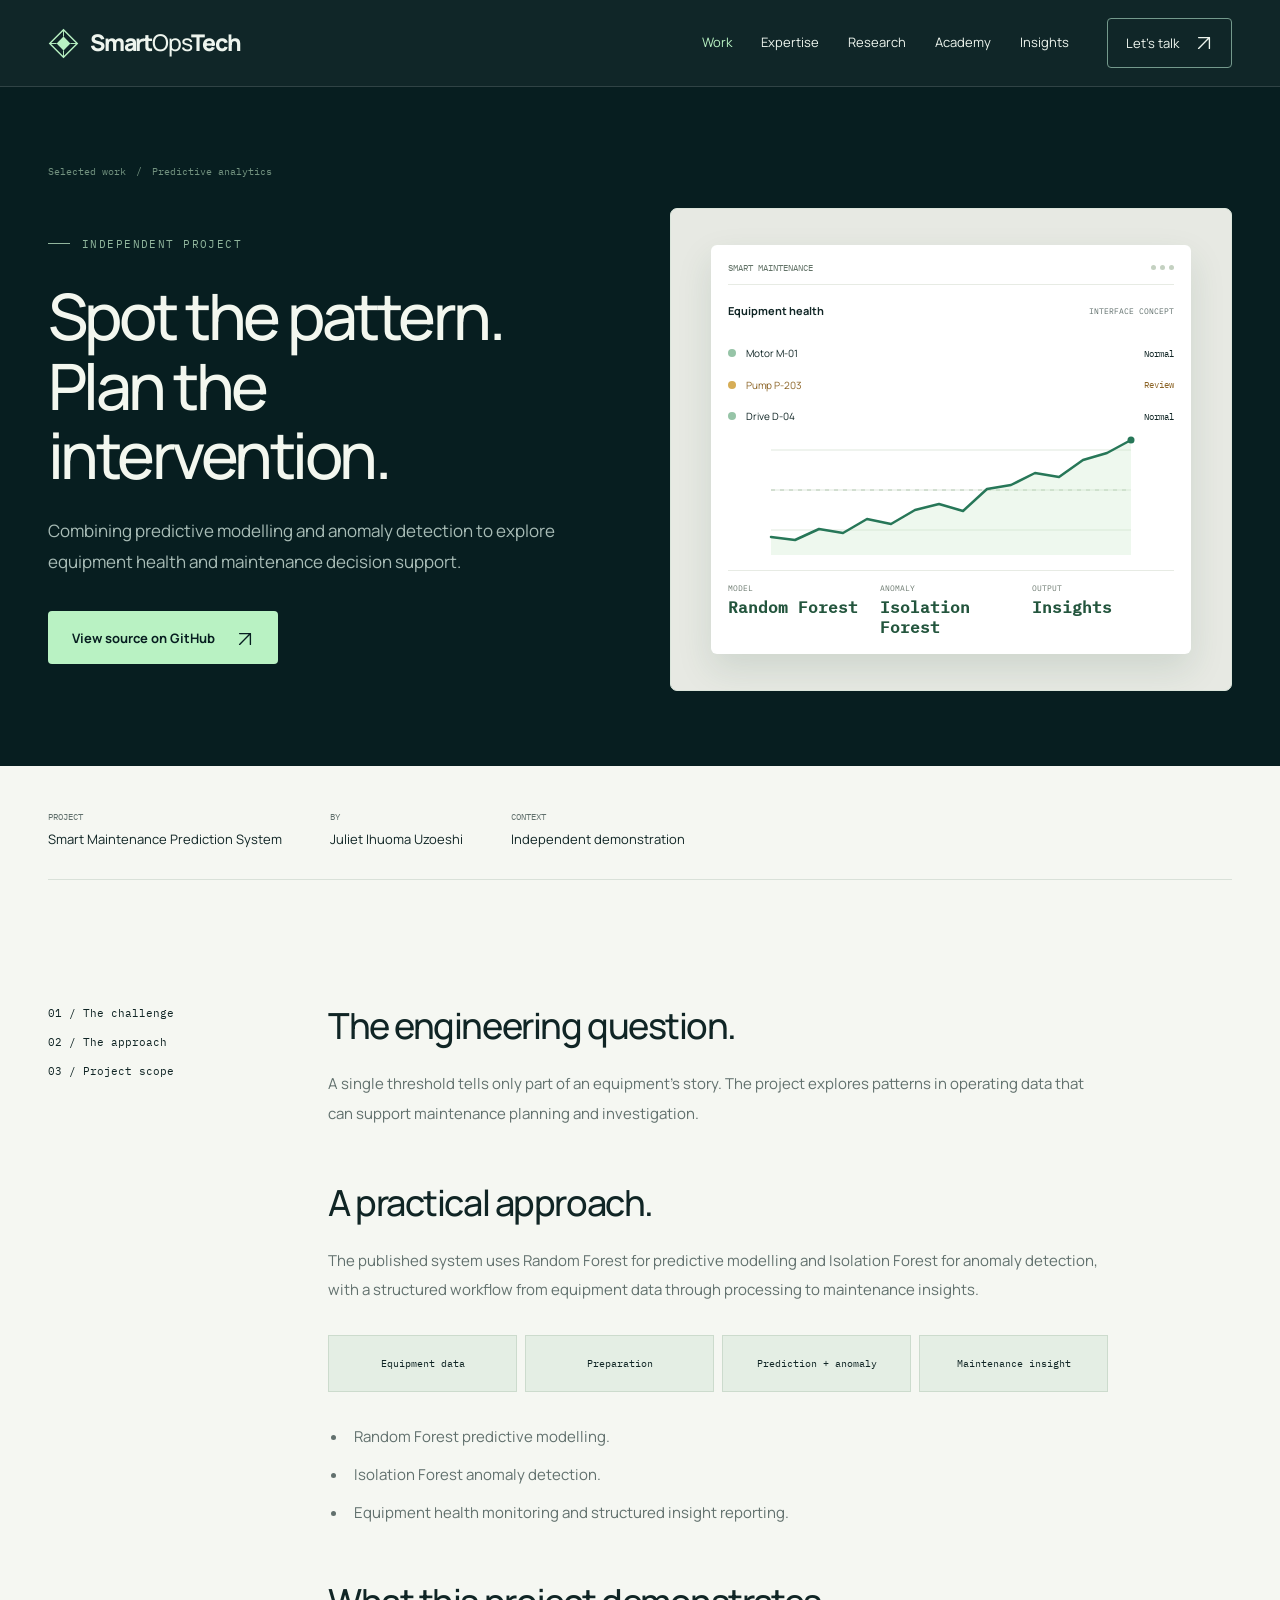
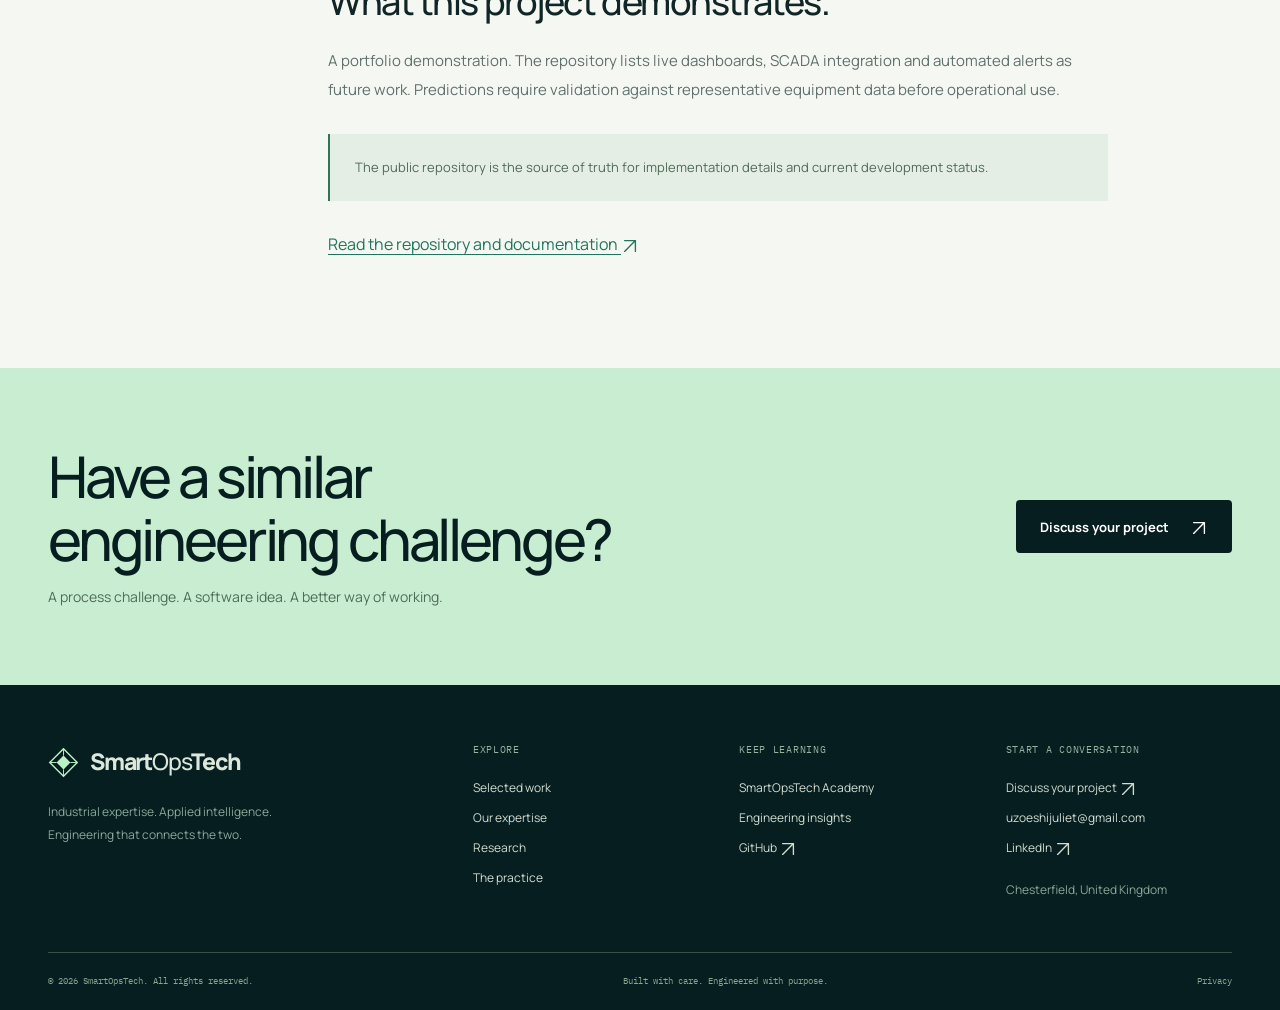
<file: work-smart-maintenance.html>
<!doctype html>
<html lang="en-GB"><head><meta charset="utf-8"><meta name="viewport" content="width=device-width,initial-scale=1"><title>Smart Maintenance Prediction System | SmartOpsTech</title><meta name="description" content="Combining predictive modelling and anomaly detection to explore equipment health and maintenance decision support."><meta name="theme-color" content="#071e20"><link rel="canonical" href="https://smartopstech.com/work-smart-maintenance.html"><link rel="icon" href="assets/favicon.svg" type="image/svg+xml"><link rel="apple-touch-icon" href="assets/apple-touch-icon.png"><meta property="og:type" content="website"><meta property="og:site_name" content="SmartOpsTech"><meta property="og:title" content="Smart Maintenance Prediction System"><meta property="og:description" content="Combining predictive modelling and anomaly detection to explore equipment health and maintenance decision support."><meta property="og:url" content="https://smartopstech.com/work-smart-maintenance.html"><meta property="og:image" content="https://smartopstech.com/assets/og-image.png"><meta property="og:image:width" content="1200"><meta property="og:image:height" content="630"><meta name="twitter:card" content="summary_large_image"><link rel="stylesheet" href="assets/fonts.css"><link rel="stylesheet" href="assets/site.css"><script src="assets/site.js" defer></script><script type="application/ld+json">{"@context": "https://schema.org", "@type": "Organization", "name": "SmartOpsTech", "url": "https://smartopstech.com/", "email": "uzoeshijuliet@gmail.com", "sameAs": ["https://github.com/Omabel212", "https://www.linkedin.com/in/juliet-uzoeshi-546a471b1"]}</script><noscript><style>.nav-toggle{display:none}@media(max-width:900px){.header-inner{height:auto;flex-wrap:wrap;padding-top:20px}.nav-links{position:static;display:flex;width:100%;border:0;padding:12px 0;flex-direction:row;flex-wrap:wrap}}</style></noscript></head><body><a class="skip" href="#main">Skip to content</a><header class="site-header"><div class="wrap header-inner"><a class="brand" href="index.html" aria-label="SmartOpsTech home"><svg viewBox="0 0 36 36" fill="none" aria-hidden="true"><path d="M18 2 34 18 18 34 2 18Z" stroke="currentColor" stroke-width="1.6"/><path d="m18 10 8 8-8 8-8-8Z" fill="currentColor"/><path d="M18 2v8M34 18h-8M18 34v-8M2 18h8" stroke="currentColor" stroke-width="1.1"/></svg><span>Smart<em>Ops</em>Tech</span></a><button class="nav-toggle" aria-expanded="false" aria-controls="main-nav">Menu <span aria-hidden="true">＋</span></button><nav class="nav-links" id="main-nav" aria-label="Main navigation"><a href="work.html" aria-current="page">Work</a><a href="index.html#expertise">Expertise</a><a href="research.html">Research</a><a href="training.html">Academy</a><a href="blog.html">Insights</a><a class="nav-cta" href="contact.html">Let’s talk <span class="arrow" aria-hidden="true"><svg class="arrow-icon" viewBox="0 0 20 20" width="18" height="18" fill="none" aria-hidden="true"><path d="M4 16 16 4M4 4h12v12" stroke="currentColor" stroke-width="1.5" stroke-linecap="round" stroke-linejoin="round"/></svg></span></a></nav></div></header><main id="main"><section class="page-hero dark"><div class="wrap"><div class="breadcrumb"><a href="work.html">Selected work</a><span>/</span><span>Predictive analytics</span></div><div class="case-hero-layout"><div><div class="eyebrow">Independent project</div><h1>Spot the pattern.<br>Plan the intervention.</h1><p>Combining predictive modelling and anomaly detection to explore equipment health and maintenance decision support.</p><div class="actions"><a class="btn btn-primary" href="https://github.com/Omabel212/Smart_Maintenance_Prediction_System" target="_blank" rel="noopener noreferrer">View source on GitHub <span class="arrow" aria-hidden="true"><svg class="arrow-icon" viewBox="0 0 20 20" width="18" height="18" fill="none" aria-hidden="true"><path d="M4 16 16 4M4 4h12v12" stroke="currentColor" stroke-width="1.5" stroke-linecap="round" stroke-linejoin="round"/></svg></span></a></div></div><div class="work-art" data-art="maintenance" aria-label="Illustrative Smart maintenance interface"><div class="mini-window"><div class="window-bar"><span>SMART MAINTENANCE</span><span class="window-dots"><i></i><i></i><i></i></span></div><div class="mini-top"><span>Equipment health</span><small>INTERFACE CONCEPT</small></div><div class="mini-machine"><i></i><span>Motor M-01</span><b>Normal</b></div><div class="mini-machine warning"><i></i><span>Pump P-203</span><b>Review</b></div><div class="mini-machine"><i></i><span>Drive D-04</span><b>Normal</b></div><svg class="mini-chart" viewBox="0 0 360 135" fill="none" aria-hidden="true"><path d="M0 25H360M0 65H360M0 105H360" stroke="#dfe8dd"/><path d="M0 65H360" stroke="#b6c9b4" stroke-dasharray="4 5"/><polyline points="0,112 24,115 48,104 72,108 96,94 120,99 144,85 168,79 192,86 216,64 240,60 264,48 288,52 312,35 336,28 360,15 360,130 0,130" fill="#c6e7c64d"/><polyline points="0,112 24,115 48,104 72,108 96,94 120,99 144,85 168,79 192,86 216,64 240,60 264,48 288,52 312,35 336,28 360,15" stroke="#277758" stroke-width="2.5" stroke-linecap="round" stroke-linejoin="round"/><circle cx="360" cy="15" r="3.5" fill="#277758"/></svg><div class="mini-bottom"><span>MODEL<b>Random Forest</b></span><span>ANOMALY<b>Isolation Forest</b></span><span>OUTPUT<b>Insights</b></span></div></div></div></div></div></section><div class="wrap"><dl class="case-facts"><div><dt>Project</dt><dd>Smart Maintenance Prediction System</dd></div><div><dt>By</dt><dd>Juliet Ihuoma Uzoeshi</dd></div><div><dt>Context</dt><dd>Independent demonstration</dd></div></dl></div><section class="section"><div class="wrap case-content"><nav class="case-nav" aria-label="On this page"><a href="#challenge">01 / The challenge</a><a href="#approach">02 / The approach</a><a href="#scope">03 / Project scope</a></nav><div class="case-prose"><h2 id="challenge">The engineering question.</h2><p>A single threshold tells only part of an equipment’s story. The project explores patterns in operating data that can support maintenance planning and investigation.</p><h2 id="approach">A practical approach.</h2><p>The published system uses Random Forest for predictive modelling and Isolation Forest for anomaly detection, with a structured workflow from equipment data through processing to maintenance insights.</p><div class="pipeline"><span>Equipment data</span><span>Preparation</span><span>Prediction + anomaly</span><span>Maintenance insight</span></div><ul><li>Random Forest predictive modelling.</li><li>Isolation Forest anomaly detection.</li><li>Equipment health monitoring and structured insight reporting.</li></ul><h2 id="scope">What this project demonstrates.</h2><p>A portfolio demonstration. The repository lists live dashboards, SCADA integration and automated alerts as future work. Predictions require validation against representative equipment data before operational use.</p><div class="note">The public repository is the source of truth for implementation details and current development status.</div><a href="https://github.com/Omabel212/Smart_Maintenance_Prediction_System" target="_blank" rel="noopener noreferrer">Read the repository and documentation <svg class="arrow-icon" viewBox="0 0 20 20" width="18" height="18" fill="none" aria-hidden="true"><path d="M4 16 16 4M4 4h12v12" stroke="currentColor" stroke-width="1.5" stroke-linecap="round" stroke-linejoin="round"/></svg></a></div></div></section><section class="cta-band" id="contact"><div class="wrap cta-inner"><div><h2>Have a similar<br>engineering challenge?</h2><p>A process challenge. A software idea. A better way of working.</p></div><a class="btn btn-dark" href="contact.html">Discuss your project <span class="arrow" aria-hidden="true"><svg class="arrow-icon" viewBox="0 0 20 20" width="18" height="18" fill="none" aria-hidden="true"><path d="M4 16 16 4M4 4h12v12" stroke="currentColor" stroke-width="1.5" stroke-linecap="round" stroke-linejoin="round"/></svg></span></a></div></section></main><footer class="site-footer"><div class="wrap"><div class="footer-top"><div class="footer-brand"><a class="brand" href="index.html" aria-label="SmartOpsTech home"><svg viewBox="0 0 36 36" fill="none" aria-hidden="true"><path d="M18 2 34 18 18 34 2 18Z" stroke="currentColor" stroke-width="1.6"/><path d="m18 10 8 8-8 8-8-8Z" fill="currentColor"/><path d="M18 2v8M34 18h-8M18 34v-8M2 18h8" stroke="currentColor" stroke-width="1.1"/></svg><span>Smart<em>Ops</em>Tech</span></a><p>Industrial expertise. Applied intelligence.<br>Engineering that connects the two.</p></div><div><h4>Explore</h4><a href="work.html">Selected work</a><a href="index.html#expertise">Our expertise</a><a href="research.html">Research</a><a href="index.html#about">The practice</a></div><div><h4>Keep learning</h4><a href="training.html">SmartOpsTech Academy</a><a href="blog.html">Engineering insights</a><a href="https://github.com/Omabel212" target="_blank" rel="noopener noreferrer">GitHub <svg class="arrow-icon" viewBox="0 0 20 20" width="18" height="18" fill="none" aria-hidden="true"><path d="M4 16 16 4M4 4h12v12" stroke="currentColor" stroke-width="1.5" stroke-linecap="round" stroke-linejoin="round"/></svg></a></div><div class="footer-contact"><h4>Start a conversation</h4><a href="contact.html">Discuss your project <svg class="arrow-icon" viewBox="0 0 20 20" width="18" height="18" fill="none" aria-hidden="true"><path d="M4 16 16 4M4 4h12v12" stroke="currentColor" stroke-width="1.5" stroke-linecap="round" stroke-linejoin="round"/></svg></a><a href="mailto:uzoeshijuliet@gmail.com">uzoeshijuliet@gmail.com</a><a href="https://www.linkedin.com/in/juliet-uzoeshi-546a471b1" target="_blank" rel="noopener noreferrer">LinkedIn <svg class="arrow-icon" viewBox="0 0 20 20" width="18" height="18" fill="none" aria-hidden="true"><path d="M4 16 16 4M4 4h12v12" stroke="currentColor" stroke-width="1.5" stroke-linecap="round" stroke-linejoin="round"/></svg></a><p>Chesterfield, United Kingdom</p></div></div><div class="footer-bottom"><span>© 2026 SmartOpsTech. All rights reserved.</span><span>Built with care. Engineered with purpose.</span><a href="privacy.html">Privacy</a></div></div></footer></body></html>
</file>
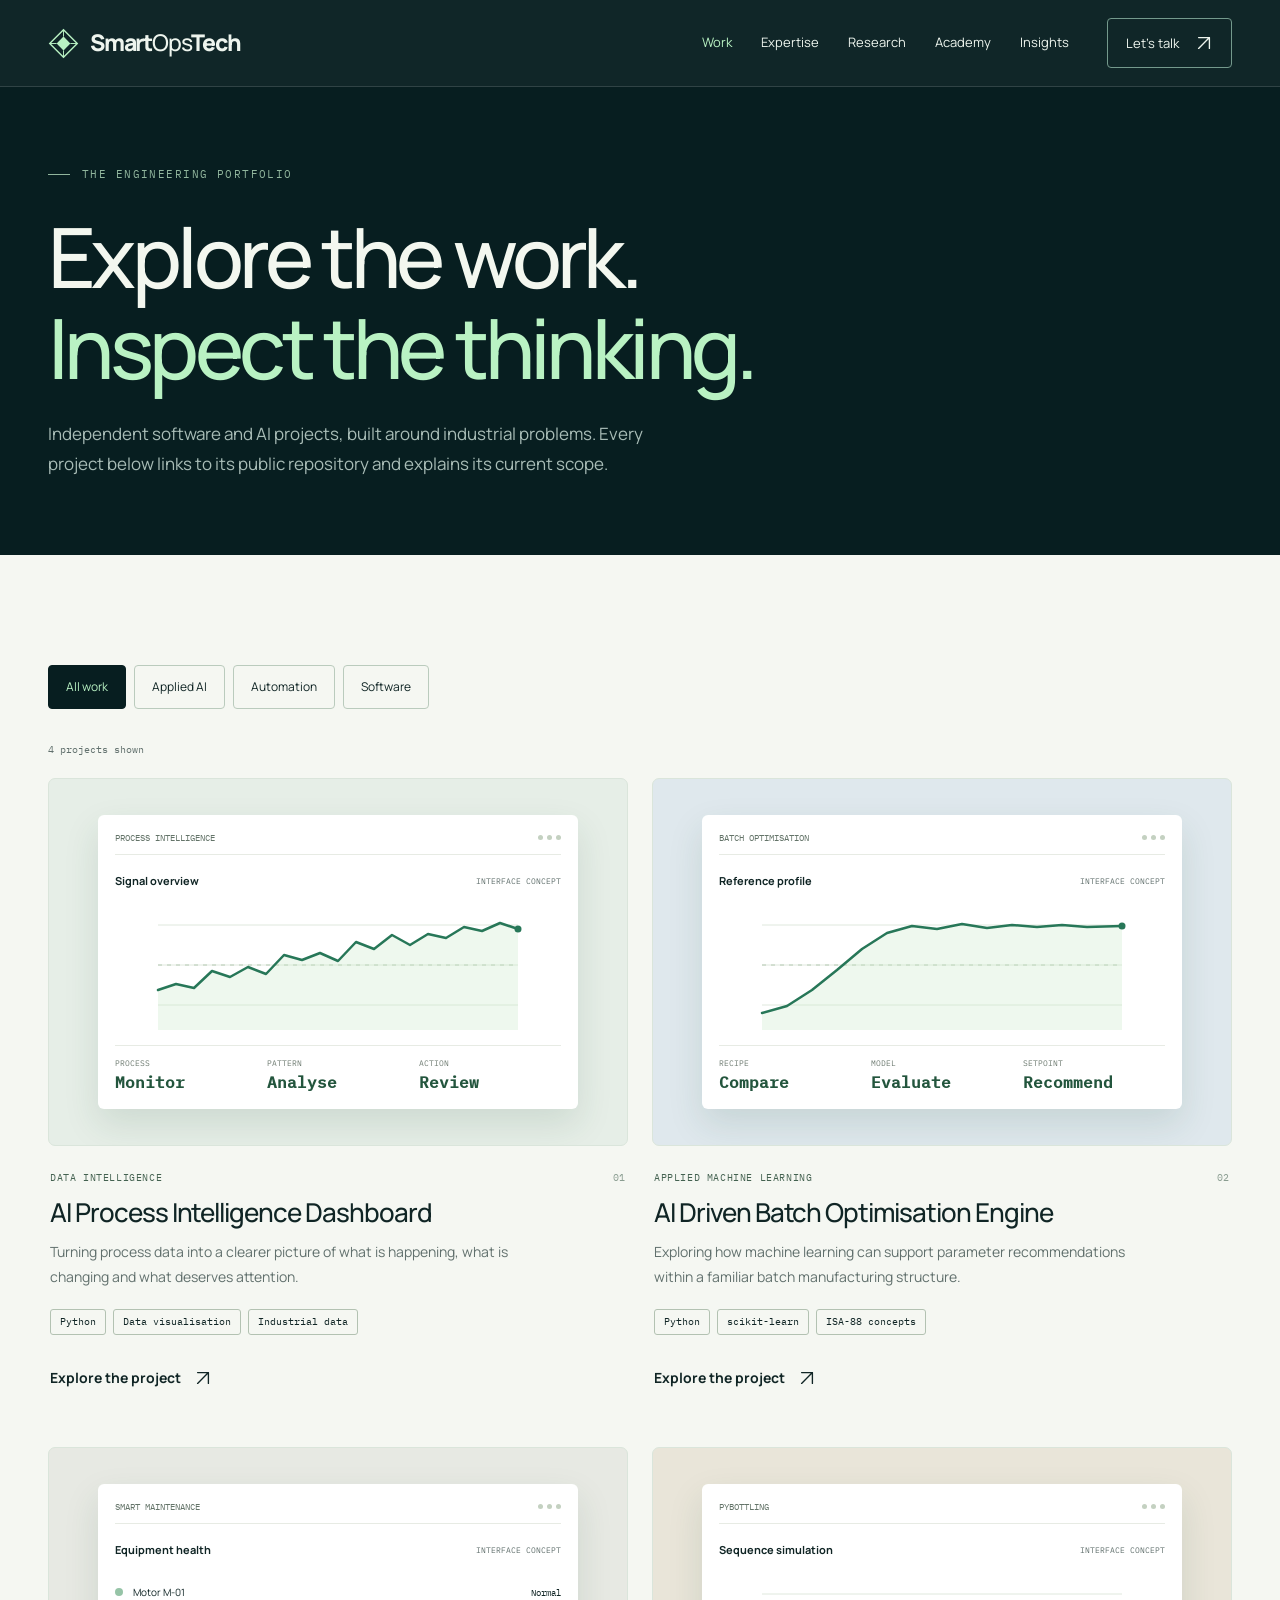
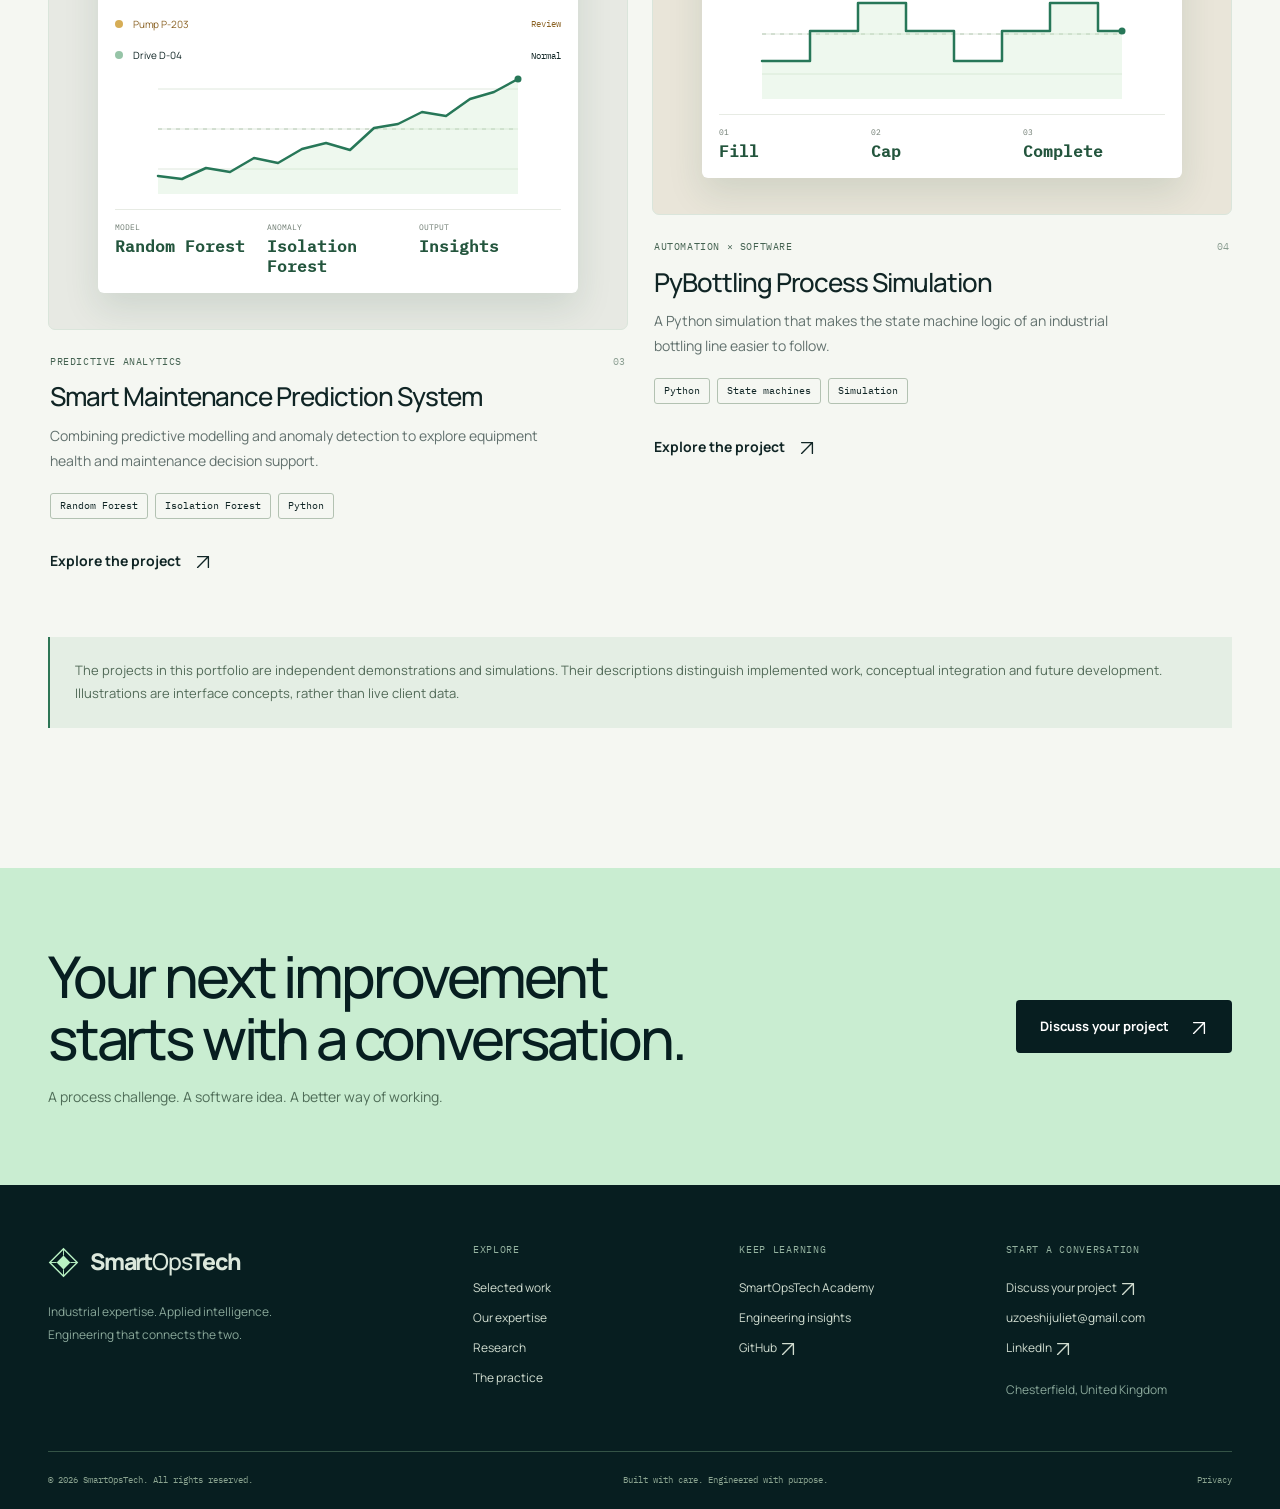
<file: work.html>
<!doctype html>
<html lang="en-GB"><head><meta charset="utf-8"><meta name="viewport" content="width=device-width,initial-scale=1"><title>Engineering projects | SmartOpsTech</title><meta name="description" content="Explore SmartOpsTech projects in AI process intelligence, batch optimisation, predictive maintenance and Python bottling simulation."><meta name="theme-color" content="#071e20"><link rel="canonical" href="https://smartopstech.com/work.html"><link rel="icon" href="assets/favicon.svg" type="image/svg+xml"><link rel="apple-touch-icon" href="assets/apple-touch-icon.png"><meta property="og:type" content="website"><meta property="og:site_name" content="SmartOpsTech"><meta property="og:title" content="Engineering projects"><meta property="og:description" content="Explore SmartOpsTech projects in AI process intelligence, batch optimisation, predictive maintenance and Python bottling simulation."><meta property="og:url" content="https://smartopstech.com/work.html"><meta property="og:image" content="https://smartopstech.com/assets/og-image.png"><meta property="og:image:width" content="1200"><meta property="og:image:height" content="630"><meta name="twitter:card" content="summary_large_image"><link rel="stylesheet" href="assets/fonts.css"><link rel="stylesheet" href="assets/site.css"><script src="assets/site.js" defer></script><script type="application/ld+json">{"@context": "https://schema.org", "@type": "Organization", "name": "SmartOpsTech", "url": "https://smartopstech.com/", "email": "uzoeshijuliet@gmail.com", "sameAs": ["https://github.com/Omabel212", "https://www.linkedin.com/in/juliet-uzoeshi-546a471b1"]}</script><noscript><style>.nav-toggle{display:none}@media(max-width:900px){.header-inner{height:auto;flex-wrap:wrap;padding-top:20px}.nav-links{position:static;display:flex;width:100%;border:0;padding:12px 0;flex-direction:row;flex-wrap:wrap}}</style></noscript></head><body><a class="skip" href="#main">Skip to content</a><header class="site-header"><div class="wrap header-inner"><a class="brand" href="index.html" aria-label="SmartOpsTech home"><svg viewBox="0 0 36 36" fill="none" aria-hidden="true"><path d="M18 2 34 18 18 34 2 18Z" stroke="currentColor" stroke-width="1.6"/><path d="m18 10 8 8-8 8-8-8Z" fill="currentColor"/><path d="M18 2v8M34 18h-8M18 34v-8M2 18h8" stroke="currentColor" stroke-width="1.1"/></svg><span>Smart<em>Ops</em>Tech</span></a><button class="nav-toggle" aria-expanded="false" aria-controls="main-nav">Menu <span aria-hidden="true">＋</span></button><nav class="nav-links" id="main-nav" aria-label="Main navigation"><a href="work.html" aria-current="page">Work</a><a href="index.html#expertise">Expertise</a><a href="research.html">Research</a><a href="training.html">Academy</a><a href="blog.html">Insights</a><a class="nav-cta" href="contact.html">Let’s talk <span class="arrow" aria-hidden="true"><svg class="arrow-icon" viewBox="0 0 20 20" width="18" height="18" fill="none" aria-hidden="true"><path d="M4 16 16 4M4 4h12v12" stroke="currentColor" stroke-width="1.5" stroke-linecap="round" stroke-linejoin="round"/></svg></span></a></nav></div></header><main id="main"><section class="page-hero dark"><div class="wrap"><div class="eyebrow">The engineering portfolio</div><h1>Explore the work.<br><span class="light">Inspect the thinking.</span></h1><p>Independent software and AI projects, built around industrial problems. Every project below links to its public repository and explains its current scope.</p></div></section><section class="section"><div class="wrap"><div class="filters" aria-label="Filter projects"><button class="filter" data-filter="all" aria-pressed="true">All work</button><button class="filter" data-filter="ai" aria-pressed="false">Applied AI</button><button class="filter" data-filter="automation" aria-pressed="false">Automation</button><button class="filter" data-filter="software" aria-pressed="false">Software</button></div><p class="results-count" id="results-count" role="status">4 projects shown</p><div class="work-grid catalogue"><a class="work-card" data-category="software ai" href="work-process-intelligence.html"><div class="work-art" data-art="process" aria-label="Illustrative Process intelligence interface"><div class="mini-window"><div class="window-bar"><span>PROCESS INTELLIGENCE</span><span class="window-dots"><i></i><i></i><i></i></span></div><div class="mini-top"><span>Signal overview</span><small>INTERFACE CONCEPT</small></div><svg class="mini-chart" viewBox="0 0 360 135" fill="none" aria-hidden="true"><path d="M0 25H360M0 65H360M0 105H360" stroke="#dfe8dd"/><path d="M0 65H360" stroke="#b6c9b4" stroke-dasharray="4 5"/><polyline points="0,90 18,84 36,88 54,71 72,77 90,67 108,74 126,55 144,60 162,53 180,61 198,42 216,49 234,35 252,45 270,34 288,38 306,27 324,31 342,23 360,29 360,130 0,130" fill="#c6e7c64d"/><polyline points="0,90 18,84 36,88 54,71 72,77 90,67 108,74 126,55 144,60 162,53 180,61 198,42 216,49 234,35 252,45 270,34 288,38 306,27 324,31 342,23 360,29" stroke="#277758" stroke-width="2.5" stroke-linecap="round" stroke-linejoin="round"/><circle cx="360" cy="29" r="3.5" fill="#277758"/></svg><div class="mini-bottom"><span>PROCESS<b>Monitor</b></span><span>PATTERN<b>Analyse</b></span><span>ACTION<b>Review</b></span></div></div></div><div class="work-body"><div class="work-meta"><span>Data intelligence</span><span class="index">01</span></div><h3>AI Process Intelligence Dashboard</h3><p>Turning process data into a clearer picture of what is happening, what is changing and what deserves attention.</p><div class="tags"><span class="tag">Python</span><span class="tag">Data visualisation</span><span class="tag">Industrial data</span></div><span class="text-link">Explore the project <span class="arrow" aria-hidden="true"><svg class="arrow-icon" viewBox="0 0 20 20" width="18" height="18" fill="none" aria-hidden="true"><path d="M4 16 16 4M4 4h12v12" stroke="currentColor" stroke-width="1.5" stroke-linecap="round" stroke-linejoin="round"/></svg></span></span></div></a><a class="work-card" data-category="ai automation" href="work-batch-optimisation.html"><div class="work-art" data-art="batch" aria-label="Illustrative Batch optimisation interface"><div class="mini-window"><div class="window-bar"><span>BATCH OPTIMISATION</span><span class="window-dots"><i></i><i></i><i></i></span></div><div class="mini-top"><span>Reference profile</span><small>INTERFACE CONCEPT</small></div><svg class="mini-chart" viewBox="0 0 360 135" fill="none" aria-hidden="true"><path d="M0 25H360M0 65H360M0 105H360" stroke="#dfe8dd"/><path d="M0 65H360" stroke="#b6c9b4" stroke-dasharray="4 5"/><polyline points="0,113 25,106 50,90 75,70 100,49 125,33 150,26 175,29 200,24 225,28 250,25 275,27 300,25 325,27 360,26 360,130 0,130" fill="#c6e7c64d"/><polyline points="0,113 25,106 50,90 75,70 100,49 125,33 150,26 175,29 200,24 225,28 250,25 275,27 300,25 325,27 360,26" stroke="#277758" stroke-width="2.5" stroke-linecap="round" stroke-linejoin="round"/><circle cx="360" cy="26" r="3.5" fill="#277758"/></svg><div class="mini-bottom"><span>RECIPE<b>Compare</b></span><span>MODEL<b>Evaluate</b></span><span>SETPOINT<b>Recommend</b></span></div></div></div><div class="work-body"><div class="work-meta"><span>Applied machine learning</span><span class="index">02</span></div><h3>AI Driven Batch Optimisation Engine</h3><p>Exploring how machine learning can support parameter recommendations within a familiar batch manufacturing structure.</p><div class="tags"><span class="tag">Python</span><span class="tag">scikit-learn</span><span class="tag">ISA-88 concepts</span></div><span class="text-link">Explore the project <span class="arrow" aria-hidden="true"><svg class="arrow-icon" viewBox="0 0 20 20" width="18" height="18" fill="none" aria-hidden="true"><path d="M4 16 16 4M4 4h12v12" stroke="currentColor" stroke-width="1.5" stroke-linecap="round" stroke-linejoin="round"/></svg></span></span></div></a><a class="work-card" data-category="ai" href="work-smart-maintenance.html"><div class="work-art" data-art="maintenance" aria-label="Illustrative Smart maintenance interface"><div class="mini-window"><div class="window-bar"><span>SMART MAINTENANCE</span><span class="window-dots"><i></i><i></i><i></i></span></div><div class="mini-top"><span>Equipment health</span><small>INTERFACE CONCEPT</small></div><div class="mini-machine"><i></i><span>Motor M-01</span><b>Normal</b></div><div class="mini-machine warning"><i></i><span>Pump P-203</span><b>Review</b></div><div class="mini-machine"><i></i><span>Drive D-04</span><b>Normal</b></div><svg class="mini-chart" viewBox="0 0 360 135" fill="none" aria-hidden="true"><path d="M0 25H360M0 65H360M0 105H360" stroke="#dfe8dd"/><path d="M0 65H360" stroke="#b6c9b4" stroke-dasharray="4 5"/><polyline points="0,112 24,115 48,104 72,108 96,94 120,99 144,85 168,79 192,86 216,64 240,60 264,48 288,52 312,35 336,28 360,15 360,130 0,130" fill="#c6e7c64d"/><polyline points="0,112 24,115 48,104 72,108 96,94 120,99 144,85 168,79 192,86 216,64 240,60 264,48 288,52 312,35 336,28 360,15" stroke="#277758" stroke-width="2.5" stroke-linecap="round" stroke-linejoin="round"/><circle cx="360" cy="15" r="3.5" fill="#277758"/></svg><div class="mini-bottom"><span>MODEL<b>Random Forest</b></span><span>ANOMALY<b>Isolation Forest</b></span><span>OUTPUT<b>Insights</b></span></div></div></div><div class="work-body"><div class="work-meta"><span>Predictive analytics</span><span class="index">03</span></div><h3>Smart Maintenance Prediction System</h3><p>Combining predictive modelling and anomaly detection to explore equipment health and maintenance decision support.</p><div class="tags"><span class="tag">Random Forest</span><span class="tag">Isolation Forest</span><span class="tag">Python</span></div><span class="text-link">Explore the project <span class="arrow" aria-hidden="true"><svg class="arrow-icon" viewBox="0 0 20 20" width="18" height="18" fill="none" aria-hidden="true"><path d="M4 16 16 4M4 4h12v12" stroke="currentColor" stroke-width="1.5" stroke-linecap="round" stroke-linejoin="round"/></svg></span></span></div></a><a class="work-card" data-category="automation software" href="work-pybottling.html"><div class="work-art" data-art="bottling" aria-label="Illustrative PyBottling interface"><div class="mini-window"><div class="window-bar"><span>PYBOTTLING</span><span class="window-dots"><i></i><i></i><i></i></span></div><div class="mini-top"><span>Sequence simulation</span><small>INTERFACE CONCEPT</small></div><svg class="mini-chart" viewBox="0 0 360 135" fill="none" aria-hidden="true"><path d="M0 25H360M0 65H360M0 105H360" stroke="#dfe8dd"/><path d="M0 65H360" stroke="#b6c9b4" stroke-dasharray="4 5"/><polyline points="0,92 48,92 48,62 96,62 96,34 144,34 144,62 192,62 192,92 240,92 240,62 288,62 288,34 336,34 336,62 360,62 360,130 0,130" fill="#c6e7c64d"/><polyline points="0,92 48,92 48,62 96,62 96,34 144,34 144,62 192,62 192,92 240,92 240,62 288,62 288,34 336,34 336,62 360,62" stroke="#277758" stroke-width="2.5" stroke-linecap="round" stroke-linejoin="round"/><circle cx="360" cy="62" r="3.5" fill="#277758"/></svg><div class="mini-bottom"><span>01<b>Fill</b></span><span>02<b>Cap</b></span><span>03<b>Complete</b></span></div></div></div><div class="work-body"><div class="work-meta"><span>Automation × software</span><span class="index">04</span></div><h3>PyBottling Process Simulation</h3><p>A Python simulation that makes the state machine logic of an industrial bottling line easier to follow.</p><div class="tags"><span class="tag">Python</span><span class="tag">State machines</span><span class="tag">Simulation</span></div><span class="text-link">Explore the project <span class="arrow" aria-hidden="true"><svg class="arrow-icon" viewBox="0 0 20 20" width="18" height="18" fill="none" aria-hidden="true"><path d="M4 16 16 4M4 4h12v12" stroke="currentColor" stroke-width="1.5" stroke-linecap="round" stroke-linejoin="round"/></svg></span></span></div></a></div><div class="note">The projects in this portfolio are independent demonstrations and simulations. Their descriptions distinguish implemented work, conceptual integration and future development. Illustrations are interface concepts, rather than live client data.</div></div></section><section class="cta-band" id="contact"><div class="wrap cta-inner"><div><h2>Your next improvement<br>starts with a conversation.</h2><p>A process challenge. A software idea. A better way of working.</p></div><a class="btn btn-dark" href="contact.html">Discuss your project <span class="arrow" aria-hidden="true"><svg class="arrow-icon" viewBox="0 0 20 20" width="18" height="18" fill="none" aria-hidden="true"><path d="M4 16 16 4M4 4h12v12" stroke="currentColor" stroke-width="1.5" stroke-linecap="round" stroke-linejoin="round"/></svg></span></a></div></section></main><footer class="site-footer"><div class="wrap"><div class="footer-top"><div class="footer-brand"><a class="brand" href="index.html" aria-label="SmartOpsTech home"><svg viewBox="0 0 36 36" fill="none" aria-hidden="true"><path d="M18 2 34 18 18 34 2 18Z" stroke="currentColor" stroke-width="1.6"/><path d="m18 10 8 8-8 8-8-8Z" fill="currentColor"/><path d="M18 2v8M34 18h-8M18 34v-8M2 18h8" stroke="currentColor" stroke-width="1.1"/></svg><span>Smart<em>Ops</em>Tech</span></a><p>Industrial expertise. Applied intelligence.<br>Engineering that connects the two.</p></div><div><h4>Explore</h4><a href="work.html">Selected work</a><a href="index.html#expertise">Our expertise</a><a href="research.html">Research</a><a href="index.html#about">The practice</a></div><div><h4>Keep learning</h4><a href="training.html">SmartOpsTech Academy</a><a href="blog.html">Engineering insights</a><a href="https://github.com/Omabel212" target="_blank" rel="noopener noreferrer">GitHub <svg class="arrow-icon" viewBox="0 0 20 20" width="18" height="18" fill="none" aria-hidden="true"><path d="M4 16 16 4M4 4h12v12" stroke="currentColor" stroke-width="1.5" stroke-linecap="round" stroke-linejoin="round"/></svg></a></div><div class="footer-contact"><h4>Start a conversation</h4><a href="contact.html">Discuss your project <svg class="arrow-icon" viewBox="0 0 20 20" width="18" height="18" fill="none" aria-hidden="true"><path d="M4 16 16 4M4 4h12v12" stroke="currentColor" stroke-width="1.5" stroke-linecap="round" stroke-linejoin="round"/></svg></a><a href="mailto:uzoeshijuliet@gmail.com">uzoeshijuliet@gmail.com</a><a href="https://www.linkedin.com/in/juliet-uzoeshi-546a471b1" target="_blank" rel="noopener noreferrer">LinkedIn <svg class="arrow-icon" viewBox="0 0 20 20" width="18" height="18" fill="none" aria-hidden="true"><path d="M4 16 16 4M4 4h12v12" stroke="currentColor" stroke-width="1.5" stroke-linecap="round" stroke-linejoin="round"/></svg></a><p>Chesterfield, United Kingdom</p></div></div><div class="footer-bottom"><span>© 2026 SmartOpsTech. All rights reserved.</span><span>Built with care. Engineered with purpose.</span><a href="privacy.html">Privacy</a></div></div></footer></body></html>
</file>
<file: assets/fonts.css>
@font-face {
  font-family: 'IBM Plex Mono';
  font-style: normal;
  font-weight: 400;
  font-display: swap;
  src: url(fonts/font-0.woff) format('woff');
}
@font-face {
  font-family: 'IBM Plex Mono';
  font-style: normal;
  font-weight: 500;
  font-display: swap;
  src: url(fonts/font-1.woff) format('woff');
}
@font-face {
  font-family: 'Manrope';
  font-style: normal;
  font-weight: 400;
  font-display: swap;
  src: url(fonts/font-2.woff) format('woff');
}
@font-face {
  font-family: 'Manrope';
  font-style: normal;
  font-weight: 500;
  font-display: swap;
  src: url(fonts/font-3.woff) format('woff');
}
@font-face {
  font-family: 'Manrope';
  font-style: normal;
  font-weight: 600;
  font-display: swap;
  src: url(fonts/font-4.woff) format('woff');
}
@font-face {
  font-family: 'Manrope';
  font-style: normal;
  font-weight: 700;
  font-display: swap;
  src: url(fonts/font-5.woff) format('woff');
}
@font-face {
  font-family: 'Manrope';
  font-style: normal;
  font-weight: 800;
  font-display: swap;
  src: url(fonts/font-6.woff) format('woff');
}
</file>
<file: assets/site.css>
:root{--ink:#102525;--muted:#61706d;--paper:#f5f7f2;--line:#d9e1d9;--dark:#071e20;--mint:#b9f2c3;--green:#21745d;--white:#fff;--mono:'IBM Plex Mono',monospace;--font:'Manrope',Arial,sans-serif}
*{box-sizing:border-box}html{scroll-behavior:smooth;scroll-padding-top:100px}body{margin:0;color:var(--ink);background:var(--paper);font-family:var(--font);font-size:16px;line-height:1.65;-webkit-font-smoothing:antialiased}a{color:inherit;text-decoration:none}button,input,textarea,select{font:inherit}button,a,input,select,textarea{-webkit-tap-highlight-color:transparent}button{cursor:pointer}button:disabled{cursor:default}img,svg{max-width:100%}button:focus-visible,a:focus-visible,summary:focus-visible,input:focus-visible,textarea:focus-visible,select:focus-visible{outline:3px solid #36856d;outline-offset:5px}::selection{background:var(--mint);color:var(--dark)}h1,h2,h3,p{margin:0}h1,h2,h3{font-weight:500;line-height:1.09;letter-spacing:-.055em}h1{font-size:clamp(3.4rem,6.5vw,6.5rem)}h2{font-size:clamp(2.5rem,4.2vw,4.35rem)}h3{font-size:1.7rem;letter-spacing:-.04em}p{color:var(--muted)}.wrap{width:min(1280px,calc(100% - 96px));margin:auto}.section{padding:110px 0}.eyebrow{font-family:var(--mono);font-size:11px;letter-spacing:.13em;text-transform:uppercase;display:flex;align-items:center;gap:12px;margin-bottom:28px}.eyebrow::before{content:'';width:22px;height:1px;background:currentColor}.muted{color:var(--muted)}.light{color:var(--mint)}.dark{background:var(--dark);color:#f3f7ef}.dark p{color:#a8bcb6}.mono{font-family:var(--mono)}.small{font-size:13px}.skip{position:fixed;top:-100px;left:20px;z-index:100;background:var(--mint);padding:12px}.skip:focus{top:12px}.site-header{position:sticky;top:0;z-index:30;border-bottom:1px solid #fff2;background:#071e20f5;color:#eef5ee;backdrop-filter:blur(16px)}.header-inner{height:86px;display:flex;align-items:center;justify-content:space-between;gap:32px}.brand{display:inline-flex;align-items:center;gap:11px;font-size:23px;font-weight:750;letter-spacing:-1.2px;white-space:nowrap}.brand svg{width:31px;height:31px;flex:none;color:var(--mint)}.brand em{font-style:normal;font-weight:450}.nav-links{display:flex;align-items:center;gap:29px;font-size:13px}.nav-links>a{padding:9px 0;transition:color .2s}.nav-links>a:hover,.nav-links>a[aria-current=page]{color:var(--mint)}.nav-links .nav-cta{border:1px solid #74998c;padding:12px 18px;margin-left:9px;border-radius:4px}.nav-toggle{display:none;background:transparent;color:inherit;border:1px solid #49615a;border-radius:4px;padding:10px 14px;min-height:44px}.arrow-icon{display:inline-block;vertical-align:middle;flex-shrink:0}.arrow{display:inline-block;margin-left:13px;font-size:20px;line-height:1;transition:transform .2s}.btn:hover .arrow,.text-link:hover .arrow{transform:translate(3px,-3px)}.btn{display:inline-flex;align-items:center;justify-content:center;gap:8px;min-height:52px;padding:15px 23px;border-radius:4px;font-size:13px;font-weight:650;border:1px solid transparent;transition:background .2s,transform .2s;line-height:1.4}.btn-primary{background:var(--mint);color:var(--dark)}.btn-primary:hover{background:#d0f9d5}.btn-dark{background:var(--dark);color:white}.btn-dark:hover{background:#19433d}.btn-outline{border-color:#687f75;color:inherit;background:transparent}.btn-outline:hover{background:#b9f2c314}.btn-outline-light{border-color:var(--line);color:var(--ink);background:transparent}.btn-white{background:white;color:var(--ink)}.actions{display:flex;align-items:center;gap:14px;flex-wrap:wrap;margin-top:34px}.text-link{font-size:14px;font-weight:650;display:inline-flex;align-items:center;min-height:44px}.hero{position:relative;overflow:hidden;padding:77px 0 0}.hero-grid{position:absolute;inset:0;background-image:linear-gradient(#b9f2c308 1px,transparent 1px),linear-gradient(90deg,#b9f2c308 1px,transparent 1px);background-size:84px 84px;mask-image:linear-gradient(90deg,transparent,#000)}.hero-inner{position:relative;display:grid;grid-template-columns:1.13fr 1fr;gap:26px;align-items:center;min-height:590px}.hero-copy{z-index:2;padding-bottom:70px}.hero h1{font-size:clamp(4rem,7.05vw,7.25rem);line-height:.99;letter-spacing:-.068em;margin-bottom:29px}.hero h1 span{color:var(--mint);display:block}.hero-copy>p{font-size:16px;line-height:1.8;max-width:465px}.hero .eyebrow{color:#c1d0c7;font-size:10px;margin-bottom:35px}.hero .eyebrow .status-dot{width:5px;height:5px;background:var(--mint);border-radius:50%}.hero .eyebrow:before{display:none}.hero-bottom{position:relative;display:flex;justify-content:space-between;align-items:center;border-top:1px solid #57716866;padding:25px 0 27px;font-family:var(--mono);font-size:10px;text-transform:uppercase;letter-spacing:.08em;color:#9db5a9}.hero-bottom .scroll-link{display:inline-flex;align-items:center;gap:24px}.hero-bottom .scroll-link span{font-size:21px;color:var(--mint)}.hero-visual{position:relative;width:100%;height:560px;align-self:center}.orbit-art{position:absolute;inset:-36px -38px 40px -35px;width:calc(100% + 73px);height:calc(100% - 4px);overflow:visible}.orbit-art .ring{transform-origin:300px 265px;animation:orbit-turn 65s linear infinite}.orbit-art .ring-reverse{animation-direction:reverse;animation-duration:90s}.art-label{position:absolute;font-family:var(--mono);font-size:9px;letter-spacing:.08em;color:#91b5a6;top:39px;right:13px;display:flex;gap:16px}.art-label:before{content:'+';color:var(--mint)}.signal-card{position:absolute;bottom:24px;left:18px;right:0;background:#123033eb;border:1px solid #5d8b764d;backdrop-filter:blur(12px);box-shadow:0 24px 45px #0002;border-radius:8px;transform:rotate(-3deg);padding:19px 24px;color:#c5d9cb}.signal-top{display:flex;align-items:center;justify-content:space-between;gap:10px;font:10px var(--mono);text-transform:uppercase;letter-spacing:.06em}.status{display:inline-flex;gap:6px;align-items:center;color:#c7f1c9;font-size:10px}.status:before{content:'';height:5px;width:5px;border-radius:50%;background:#b9f2c3}.signal-main{display:flex;align-items:center;gap:22px;padding-top:12px}.signal-main strong{font-size:40px;font-weight:500;letter-spacing:-.05em;color:white}.signal-main small{color:#a8bcb6;font-size:10px}.signal-main svg{flex:1;width:52%;height:69px}.signal-foot{display:flex;gap:24px;padding-top:8px;font-family:var(--mono);font-size:9px;letter-spacing:.03em;color:#9db5a9}.section-head{display:flex;justify-content:space-between;align-items:flex-end;gap:55px;margin-bottom:42px}.section-head h2{max-width:680px}.section-head p{max-width:355px;font-size:15px}.section-head .eyebrow{margin-bottom:22px}.intro-line{padding:36px 0;border-bottom:1px solid var(--line)}.intro-content{display:flex;align-items:center;justify-content:space-between;gap:36px}.intro-content>span{font:10px var(--mono);letter-spacing:.08em;color:var(--muted);max-width:140px;text-transform:uppercase;line-height:1.7}.stack-logos{display:flex;gap:42px;align-items:center;flex-wrap:wrap;color:#57675e;font-weight:650;font-size:17px;letter-spacing:-.04em}.stack-logos small{font-family:var(--mono);font-size:15px;font-weight:500;letter-spacing:-.06em}.section-number{font:11px var(--mono);color:var(--muted);margin-left:auto}.work-grid{display:grid;grid-template-columns:repeat(2,1fr);gap:24px}.work-card{display:block;min-width:0;transition:transform .25s}.work-card:hover{transform:translateY(-4px)}.work-card.featured{grid-column:1/-1;display:grid;grid-template-columns:1.25fr 1fr;background:#e5eee6;border-radius:7px;overflow:hidden}.work-art{background:#e6eee7;border:1px solid #dae5db;min-height:290px;position:relative;overflow:hidden;display:flex;align-items:center;justify-content:center;border-radius:7px;padding:36px}.work-card.featured .work-art{border:none;border-radius:0;min-height:370px;padding:35px;background:#d6e6d9}.work-card.featured .work-body{padding:50px 45px;display:flex;flex-direction:column;align-items:flex-start;justify-content:center}.work-body{padding:24px 2px}.work-body h3{font-size:26px;margin:12px 0}.work-body p{font-size:14px;line-height:1.8;max-width:490px}.work-meta{font-family:var(--mono);font-size:10px;text-transform:uppercase;letter-spacing:.06em;color:#446251;display:flex;gap:16px;align-items:center}.work-meta .index{margin-left:auto;opacity:.6}.tags{display:flex;gap:7px;flex-wrap:wrap;margin:20px 0}.tag{font:10px var(--mono);padding:5px 9px;border:1px solid #b3c2b2;border-radius:3px;line-height:1.4}.mini-window{background:#fff;color:var(--ink);border-radius:6px;box-shadow:0 15px 35px #214c3520;width:min(100%,480px);padding:17px}.window-bar{display:flex;justify-content:space-between;gap:12px;border-bottom:1px solid #e7ebe4;padding-bottom:11px;font:9px var(--mono);color:#647469}.window-dots{display:flex;gap:4px;align-items:center}.window-dots i{width:5px;height:5px;border-radius:50%;background:#c4d1c1}.mini-top{display:flex;justify-content:space-between;align-items:center;padding:17px 0 10px}.mini-top span{font-size:11px;font-weight:650}.mini-top small{font:8px var(--mono);color:var(--muted)}.mini-chart{width:100%;height:135px;display:block}.mini-bottom{display:grid;grid-template-columns:repeat(3,1fr);gap:10px;border-top:1px solid #e7ebe4;padding-top:12px;margin-top:10px}.mini-bottom span{font:8px var(--mono);color:#6f7c72}.mini-bottom b{display:block;font-size:16px;color:#23553d;margin-top:4px;font-weight:600}.mini-alert{font-size:9px;margin:12px 0 0;padding:8px;background:#edf5ed;border:1px solid #dfebdd}.work-art[data-art=maintenance]{background:#e7e9e3}.work-art[data-art=batch]{background:#dfe8ed}.work-art[data-art=bottling]{background:#e9e5d9}.mini-bars{display:flex;align-items:flex-end;gap:10px;height:105px;padding:14px 5px 0}.mini-bars i{display:block;flex:1;background:#a9d9bb;min-height:10px;border-radius:2px 2px 0 0}.mini-bars i:nth-child(3n){background:#206b59}.mini-machine{display:flex;align-items:center;gap:10px;margin-top:15px;font-size:10px}.mini-machine i{width:8px;height:8px;border-radius:50%;background:#96c4a7}.mini-machine span{flex:1}.mini-machine b{font:9px var(--mono);font-weight:400}.mini-machine.warning i{background:#d6ad56}.mini-machine.warning{color:#8b6325}.pillars{display:grid;grid-template-columns:.9fr 1.1fr;gap:90px}.pillars-intro p{font-size:16px;max-width:370px;margin:26px 0}.expertise-row{border-top:1px solid var(--line);padding:26px 0}.expertise-row:last-child{border-bottom:1px solid var(--line)}.expertise-row summary{list-style:none;cursor:pointer;display:grid;grid-template-columns:40px 1fr 25px;align-items:center;gap:10px;font-size:24px;letter-spacing:-.045em;min-height:44px}.expertise-row summary::-webkit-details-marker{display:none}.expertise-row summary small{font:11px var(--mono);color:var(--muted);letter-spacing:0}.expertise-row summary::after{content:'+';font-weight:300;font-size:28px;color:var(--green)}.expertise-row[open] summary::after{content:'−'}.expertise-row p{font-size:14px;line-height:1.9;padding:15px 30px 0 50px}.expertise-row .tags{padding-left:50px;margin-bottom:0}.platform{padding:90px 0 100px;position:relative;overflow:hidden}.platform-head{display:grid;grid-template-columns:1fr .7fr;align-items:end;gap:75px;margin-bottom:45px}.platform-head p{font-size:15px;max-width:370px}.demo-shell{background:#0c292b;border:1px solid #47645c;border-radius:8px;overflow:hidden}.demo-topbar{height:60px;border-bottom:1px solid #34534c;display:flex;justify-content:space-between;align-items:center;padding:0 25px;font-size:13px}.demo-topbar span{font-family:var(--mono);font-size:10px;letter-spacing:.02em;color:#afc1b5}.demo-layout{display:grid;grid-template-columns:195px 1fr}.demo-side{border-right:1px solid #34534c;padding:26px 16px}.demo-side>span{font:9px var(--mono);text-transform:uppercase;color:#829f92;display:block;margin:0 12px 16px;letter-spacing:.1em}.demo-tab{display:flex;align-items:center;gap:10px;width:100%;border:0;border-radius:4px;background:transparent;color:#b8c9bd;padding:13px 12px;font-size:12px;text-align:left;margin:4px 0}.demo-tab[aria-pressed=true]{background:#b9f2c315;color:var(--mint);box-shadow:inset 2px 0 var(--mint)}.demo-tab:before{content:'◇';font-size:17px}.demo-bottom{margin-top:60px;font:9px/1.8 var(--mono);color:#739486;padding:0 12px}.demo-main{padding:28px 32px}.demo-heading{display:flex;justify-content:space-between;align-items:center;gap:24px;margin-bottom:23px}.demo-heading h3{font-size:20px;letter-spacing:-.03em}.demo-heading p{font-size:11px;margin-top:5px}.demo-kpis{display:grid;grid-template-columns:repeat(3,1fr);gap:15px;margin-bottom:24px}.demo-kpi{border:1px solid #37564b;padding:16px 19px;border-radius:5px}.demo-kpi small{font:9px var(--mono);letter-spacing:.02em;color:#9fb6a8}.demo-kpi strong{display:block;font-size:30px;letter-spacing:-.05em;color:#eff7eb;font-weight:500;margin-top:4px}.demo-kpi em{font-style:normal;font-size:10px;color:#99c8ab}.demo-chart-wrap{border:1px solid #37564b;border-radius:5px;padding:19px 20px 12px;position:relative}.chart-heading{display:flex;justify-content:space-between;gap:15px;font:10px var(--mono);color:#9bb4a5}.legend{display:flex;gap:12px;font-size:8px}.legend span:before{content:'';display:inline-block;width:12px;height:2px;background:var(--mint);vertical-align:middle;margin-right:6px}.legend span:last-child:before{background:#647b6e}.demo-chart{display:block;width:100%;height:180px;margin-top:15px}.chart-times{display:flex;justify-content:space-between;font:8px var(--mono);color:#8da497}.demo-note{display:flex;gap:10px;margin-top:16px;font-size:11px;color:#c9dccd}.demo-note b{color:var(--mint);font-weight:600;white-space:nowrap}.demo-caption{margin-top:15px;font:10px/1.8 var(--mono);color:#8eae9b}.approach-grid{display:grid;grid-template-columns:repeat(3,1fr);border-top:1px solid var(--line);margin-top:50px}.step{padding:34px 36px 0 0}.step+.step{padding-left:36px;border-left:1px solid var(--line)}.step>span{display:block;font:11px var(--mono);color:var(--green);margin-bottom:30px}.step h3{font-size:24px;margin-bottom:16px}.step p{font-size:14px;line-height:1.9}.research-band{border-top:1px solid var(--line);border-bottom:1px solid var(--line);display:grid;grid-template-columns:1fr 1fr;min-height:410px}.research-copy{padding:56px}.research-copy h2{font-size:37px;max-width:450px}.research-copy p{font-size:14px;max-width:450px;margin:20px 0}.research-art{background:#e2ebe3;display:flex;align-items:center;justify-content:center;padding:50px;position:relative;overflow:hidden}.research-art svg{width:100%;height:280px}.research-art .art-caption{position:absolute;bottom:24px;left:35px;font:9px var(--mono);text-transform:uppercase;letter-spacing:.07em;color:#476957}.founder{display:grid;grid-template-columns:1fr 1fr;gap:100px;align-items:center}.founder h2{font-size:clamp(2.5rem,4vw,4rem)}.founder p{margin:20px 0;font-size:15px}.founder-name{display:flex;gap:17px;align-items:center;margin-top:25px}.initials{height:55px;width:55px;border-radius:50%;background:var(--dark);color:var(--mint);display:grid;place-items:center;font:17px var(--mono)}.founder-name strong{font-size:14px}.founder-name span{display:block;font-size:12px;color:var(--muted)}.academy-callout{border-left:1px solid var(--line);padding:20px 0 20px 55px}.academy-callout h3{font-size:32px;max-width:340px}.academy-callout .eyebrow{margin-bottom:18px}.cta-band{background:#c9edd1;padding:77px 0;color:var(--dark)}.cta-inner{display:flex;justify-content:space-between;align-items:center;gap:45px}.cta-inner h2{max-width:700px;font-size:clamp(2.6rem,4.5vw,4.4rem)}.cta-inner p{color:#4e6c57;font-size:14px;margin-top:15px}.cta-inner .btn{flex-shrink:0}.site-footer{padding:58px 0 24px;background:#071e20;color:#dce8dc}.footer-top{display:grid;grid-template-columns:1.7fr 1fr 1fr 1fr;gap:40px;padding-bottom:50px}.footer-top p{font-size:12px;max-width:230px;color:#8aa89a;margin-top:16px;line-height:1.9}.footer-top h4{font:10px var(--mono);text-transform:uppercase;letter-spacing:.07em;font-weight:400;margin:0 0 17px;color:#95b3a0}.footer-top a:not(.brand){display:block;font-size:12px;color:#d1ddd0;padding:5px 0}.footer-top a:hover{color:var(--mint)}.footer-bottom{border-top:1px solid #345346;padding-top:22px;display:flex;justify-content:space-between;gap:24px;font:9px var(--mono);color:#8ba490}.footer-bottom a:hover{text-decoration:underline}.page-hero{padding:78px 0 75px}.page-hero h1{max-width:950px}.page-hero p{max-width:650px;margin-top:26px;font-size:17px;line-height:1.8}.page-hero .eyebrow{color:#91b69d}.breadcrumb{font:10px var(--mono);color:#72927f;margin-bottom:30px;display:flex;gap:10px}.filters{display:flex;gap:8px;flex-wrap:wrap;margin-bottom:34px}.filter{border:1px solid #bacbbd;background:transparent;border-radius:4px;padding:11px 17px;min-height:44px;font-size:12px;color:var(--ink)}.filter[aria-pressed=true]{background:var(--dark);color:var(--mint);border-color:var(--dark)}[hidden]{display:none!important}.results-count{font:10px var(--mono);color:var(--muted);margin-bottom:22px}.work-grid.catalogue .work-card.featured{grid-column:auto;display:block;background:transparent}.work-grid.catalogue .work-card.featured .work-body{padding:24px 2px;display:block}.work-grid.catalogue .work-card.featured .work-art{min-height:290px;border-radius:7px}.case-hero-layout{display:grid;grid-template-columns:1fr 1fr;gap:60px;align-items:center}.case-hero-layout h1{font-size:clamp(3.2rem,5vw,5rem)}.case-hero-layout .work-art{min-height:340px}.case-facts{display:flex;gap:48px;padding:29px 0;border-bottom:1px solid var(--line);flex-wrap:wrap}.case-facts dt{font:9px var(--mono);text-transform:uppercase;color:var(--muted);margin-bottom:7px}.case-facts dd{font-size:13px;margin:0}.case-content{display:grid;grid-template-columns:220px 1fr;gap:60px}.case-nav{font:11px var(--mono);display:flex;flex-direction:column;gap:15px;align-self:start;position:sticky;top:125px}.case-prose{max-width:780px}.case-prose h2{font-size:36px;margin:0 0 24px;letter-spacing:-.04em}.case-prose h2:not(:first-child){margin-top:55px}.case-prose p,.case-prose li{font-size:15px;color:var(--muted);line-height:1.95}.case-prose p+p{margin-top:18px}.case-prose ul{padding-left:20px;margin:18px 0}.case-prose li{padding-left:6px;margin:9px 0}.case-prose a{color:var(--green);text-decoration:underline;text-underline-offset:4px}.pipeline{display:grid;grid-template-columns:repeat(4,1fr);gap:8px;margin:30px 0}.pipeline span{padding:19px 12px;background:#e4eee4;border:1px solid #ccdbcd;font:10px/1.7 var(--mono);text-align:center}.note{background:#e4eee4;padding:22px 25px;border-left:2px solid #2d7555;font-size:13px;color:#526a58;margin:30px 0;line-height:1.8}.tracks{display:grid;grid-template-columns:repeat(2,1fr);gap:22px}.track-card{padding:34px;background:#fff;border:1px solid var(--line);border-radius:5px}.track-card>span{font:10px var(--mono);color:var(--green)}.track-card h2{font-size:29px;margin:23px 0 15px}.track-card p{font-size:14px;line-height:1.9}.track-card details{border-top:1px solid var(--line);margin-top:22px;padding-top:17px}.track-card summary{cursor:pointer;font-size:12px;font-weight:650;min-height:30px}.track-card li{font-size:13px;line-height:1.8;color:var(--muted);margin-bottom:7px}.track-card .text-link{margin-top:17px}.article-grid{display:grid;grid-template-columns:1.5fr 1fr;gap:40px}.article-card{display:block;border-top:1px solid var(--line);padding:24px 0}.article-card h2{font-size:36px;margin:19px 0}.article-card h3{font-size:24px;margin:15px 0}.article-card p{font-size:14px;max-width:530px}.article-card .text-link{margin-top:15px}.article-art{background:#dce9df;min-height:240px;display:grid;place-items:center;margin-bottom:30px}.article-art svg{width:80%;height:215px}.reading{max-width:780px}.reading h2{font-size:33px;margin:45px 0 20px}.reading h3{font-size:25px;margin:34px 0 17px}.reading p,.reading li{font-size:16px;line-height:1.95;color:#4e6257}.reading p+p{margin-top:22px}.reading a{text-decoration:underline;color:var(--green)}.reading blockquote{margin:35px 0;padding:20px 0 20px 25px;border-left:3px solid #679b6f;font-size:24px;letter-spacing:-.03em;line-height:1.6}.reading ul{padding-left:22px}.reading li{margin:12px 0}.contact-grid{display:grid;grid-template-columns:.8fr 1.2fr;gap:90px}.contact-copy h2{font-size:36px}.contact-copy p{font-size:14px;margin:23px 0}.contact-copy>a{font-size:17px;text-decoration:underline;text-underline-offset:5px;overflow-wrap:anywhere}.contact-copy .note{font-size:12px;margin-top:40px}.contact-form{background:#fff;padding:37px;border:1px solid var(--line);border-radius:6px}.form-row{display:grid;grid-template-columns:1fr 1fr;gap:18px}.field{margin-bottom:21px}.field label{display:block;font-size:12px;margin-bottom:8px;font-weight:600}.field input,.field select,.field textarea{width:100%;padding:13px 12px;border:1px solid #b7c8bb;border-radius:3px;background:#fafcf8;font-size:14px;color:var(--ink)}.field textarea{resize:vertical;min-height:130px}.field label span{font-weight:400;color:var(--muted)}.form-hint{font-size:11px;line-height:1.8;margin:16px 0 0}.draft-result{margin-top:30px;border-top:1px solid var(--line);padding-top:25px}.draft-result h3{font-size:23px}.draft-result pre{font-family:var(--font);font-size:12px;line-height:1.8;white-space:pre-wrap;overflow-wrap:anywhere;color:var(--muted);background:#f3f6ef;padding:20px;max-height:300px;overflow:auto}.copy-status{font-size:12px;color:var(--green);min-height:24px;margin-top:14px}.empty-state{padding:35px;background:#e5eee5}.outbound::after{content:' ↗'}.privacy-list h2{font-size:27px}.notice-404{max-width:750px;padding:130px 0}.notice-404 h1{font-size:70px;margin:25px 0}.motion-dot{animation:pulse 3s ease-in-out infinite}@keyframes orbit-turn{to{transform:rotate(360deg)}}@keyframes pulse{50%{opacity:.35}}
@media(min-width:1600px){.hero-inner{min-height:680px}.hero-visual{height:620px}.hero h1{font-size:112px}}
@media(max-width:1100px){.wrap{width:calc(100% - 64px)}.nav-links{gap:18px;font-size:12px}.brand{font-size:21px}.nav-links .nav-cta{margin-left:0;padding:11px}.hero-inner{grid-template-columns:1.1fr 1fr;gap:8px}.hero h1{font-size:76px}.hero-visual{height:510px}.hero-copy>p{font-size:15px}.section{padding:85px 0}.pillars{gap:45px}.stack-logos{gap:25px;font-size:15px}.research-copy{padding:40px}.founder{gap:50px}.demo-main{padding:24px}.contact-grid{gap:45px}.signal-card{left:0;padding:17px}.work-card.featured .work-body{padding:33px}}
@media(max-width:900px){.nav-toggle{display:block}.nav-links{display:none;position:absolute;top:85px;left:0;right:0;background:#071e20;border-bottom:1px solid #496557;padding:25px 32px;flex-direction:column;align-items:stretch;font-size:15px;gap:4px}.nav-links.open{display:flex}.nav-links a{padding:12px!important}.nav-links .nav-cta{margin-top:10px}.hero{padding-top:55px}.hero h1{font-size:66px}.hero-inner{min-height:530px}.hero-visual{height:430px}.signal-card{bottom:10px;padding:16px}.signal-main strong{font-size:32px}.hero-copy{padding-bottom:55px}.hero .eyebrow{font-size:8px;gap:7px;letter-spacing:.05em}.hero-copy>p{font-size:14px}.hero .actions .btn{padding:14px 17px;font-size:12px}.section-head{gap:35px}.section-head p{max-width:290px}.intro-content{align-items:flex-start}.stack-logos{gap:22px;line-height:1.4}.work-card.featured .work-art{padding:25px}.pillars{grid-template-columns:1fr;gap:25px}.pillars-intro p{max-width:600px}.pillars-intro h2{max-width:650px}.platform-head{gap:45px}.demo-layout{grid-template-columns:155px 1fr}.demo-side{padding:22px 10px}.demo-kpi{padding:13px}.demo-kpi strong{font-size:26px}.research-copy h2{font-size:31px}.research-copy,.research-art{padding:34px}.research-art svg{height:230px}.founder{gap:35px}.academy-callout{padding-left:30px}.footer-top{grid-template-columns:1.5fr 1fr 1fr;gap:28px}.footer-contact{grid-column:2/4}.case-hero-layout{gap:35px}.case-content{grid-template-columns:160px 1fr;gap:30px}.contact-grid{grid-template-columns:1fr;gap:40px}.contact-copy .note{max-width:600px}.contact-copy h2{max-width:550px}.article-grid{gap:25px}.tracks{gap:18px}}
@media(max-width:640px){.wrap{width:calc(100% - 40px)}.header-inner{height:73px}.brand{font-size:21px}.brand svg{width:27px}.nav-links{top:72px;padding:20px}.hero{padding-top:41px}.hero-inner{display:block}.hero-copy{padding-bottom:0}.hero h1{font-size:clamp(54px,12.7vw,78px);margin-bottom:24px;line-height:1.03}.hero .eyebrow{font-size:9px;margin-bottom:25px}.hero-copy>p{max-width:450px;font-size:14px}.hero .actions{gap:10px;margin-top:27px}.hero-visual{height:380px;max-width:460px;margin:22px auto 0}.orbit-art{inset:-43px -5px 0 0;width:100%;height:100%}.art-label{top:5px;right:0;font-size:8px}.signal-card{left:18px;right:12px;bottom:18px;padding:15px 19px}.signal-main svg{height:54px}.signal-main strong{font-size:32px}.hero-bottom{padding:21px 0;font-size:8px;gap:25px}.hero-bottom .scroll-link{gap:10px;font-size:8px}.intro-line{padding:28px 0}.intro-content{display:block}.intro-content>span{display:block;max-width:none;font-size:8px;margin-bottom:18px}.stack-logos{justify-content:space-between;gap:12px;font-size:13px}.stack-logos small{font-size:12px}.section{padding:65px 0}.eyebrow{font-size:9px;margin-bottom:21px}h2{font-size:39px}.section-head{display:block;margin-bottom:30px}.section-head p{max-width:100%;margin-top:22px;font-size:14px}.section-head .text-link{margin-top:15px}.work-grid{grid-template-columns:1fr;gap:12px}.work-card.featured{display:block;grid-column:auto;background:transparent}.work-card.featured .work-art{min-height:280px;padding:25px;border-radius:7px}.work-card.featured .work-body{padding:24px 2px;display:block}.work-art{min-height:265px;padding:26px}.work-body h3{font-size:25px}.work-body{padding:23px 2px 30px}.work-body p{font-size:13px}.tags{margin:17px 0}.mini-window{padding:14px}.mini-chart{height:120px}.expertise-row summary{font-size:22px;grid-template-columns:29px 1fr 20px}.expertise-row p,.expertise-row .tags{padding-left:39px}.expertise-row p{font-size:13px;padding-right:0}.platform{padding:65px 0}.platform-head{display:block;margin-bottom:30px}.platform-head p{margin-top:25px;font-size:14px}.demo-topbar{padding:0 16px;font-size:12px;height:54px}.demo-topbar span{font-size:8px}.demo-layout{display:block}.demo-side{display:flex;gap:6px;border-right:0;border-bottom:1px solid #34534c;padding:12px 10px;overflow-x:auto}.demo-side>span,.demo-bottom{display:none}.demo-tab{padding:9px;font-size:10px;justify-content:center;white-space:nowrap;margin:0}.demo-tab:before{display:none}.demo-tab[aria-pressed=true]{box-shadow:inset 0 -2px var(--mint)}.demo-main{padding:20px 14px}.demo-heading{gap:10px;margin-bottom:18px}.demo-heading h3{font-size:18px}.demo-heading p{font-size:10px}.demo-heading .status{font-size:8px}.demo-kpis{gap:7px;margin-bottom:17px}.demo-kpi{padding:11px 9px}.demo-kpi small{font-size:7px}.demo-kpi strong{font-size:25px}.demo-kpi em{font-size:8px}.demo-chart-wrap{padding:15px 12px 10px}.chart-heading{font-size:8px}.legend{gap:7px;font-size:7px}.demo-chart{height:150px;margin-top:5px}.demo-note{display:block;font-size:10px}.demo-note b{display:block;margin-bottom:5px}.demo-caption{font-size:8px}.approach-grid{grid-template-columns:1fr;margin-top:30px}.step,.step+.step{padding:25px 0;border-left:0;border-bottom:1px solid var(--line)}.step>span{margin-bottom:20px}.step h3{font-size:24px}.step p{font-size:13px}.research-band{grid-template-columns:1fr}.research-copy{padding:35px 24px}.research-copy h2{font-size:34px}.research-art{min-height:270px;padding:25px}.research-art svg{height:240px}.founder{grid-template-columns:1fr;gap:35px}.founder h2{font-size:38px}.founder p{font-size:14px}.academy-callout{padding:30px 0 0;border-left:0;border-top:1px solid var(--line)}.academy-callout h3{max-width:none}.cta-band{padding:52px 0}.cta-inner{display:block}.cta-inner h2{font-size:41px}.cta-inner p{font-size:13px}.cta-inner .btn{margin-top:28px}.site-footer{padding-top:40px}.footer-top{grid-template-columns:1fr 1fr;gap:28px;padding-bottom:35px}.footer-brand{grid-column:1/-1}.footer-top p{max-width:300px}.footer-contact{grid-column:1/-1}.footer-bottom{font-size:8px;flex-direction:column;gap:10px}.page-hero{padding:50px 0 55px}.page-hero h1{font-size:49px}.page-hero p{font-size:14px;margin-top:22px}.filters{gap:6px}.filter{font-size:10px;padding:10px 13px;min-height:41px}.case-hero-layout{grid-template-columns:1fr;gap:30px}.case-hero-layout h1{font-size:47px}.case-hero-layout .work-art{min-height:290px}.case-facts{gap:22px}.case-content{display:block}.case-nav{position:static;flex-direction:row;flex-wrap:wrap;gap:18px;margin-bottom:35px;font-size:10px}.case-prose h2{font-size:30px}.case-prose p,.case-prose li{font-size:14px}.pipeline{grid-template-columns:1fr 1fr;gap:7px}.pipeline span{padding:16px 9px}.tracks{grid-template-columns:1fr}.track-card{padding:27px}.track-card h2{font-size:29px}.article-grid{grid-template-columns:1fr}.article-card h2{font-size:32px}.contact-form{padding:23px}.form-row{grid-template-columns:1fr;gap:0}.contact-copy>a{font-size:16px}.contact-copy h2{font-size:34px}.reading h2{font-size:29px}.reading p,.reading li{font-size:14px}.reading blockquote{font-size:21px}.notice-404 h1{font-size:49px}.notice-404{padding:90px 0}}
@media(prefers-reduced-motion:reduce){html{scroll-behavior:auto}*,*::before,*::after{animation:none!important;transition:none!important}.work-card:hover{transform:none}}
</file>
